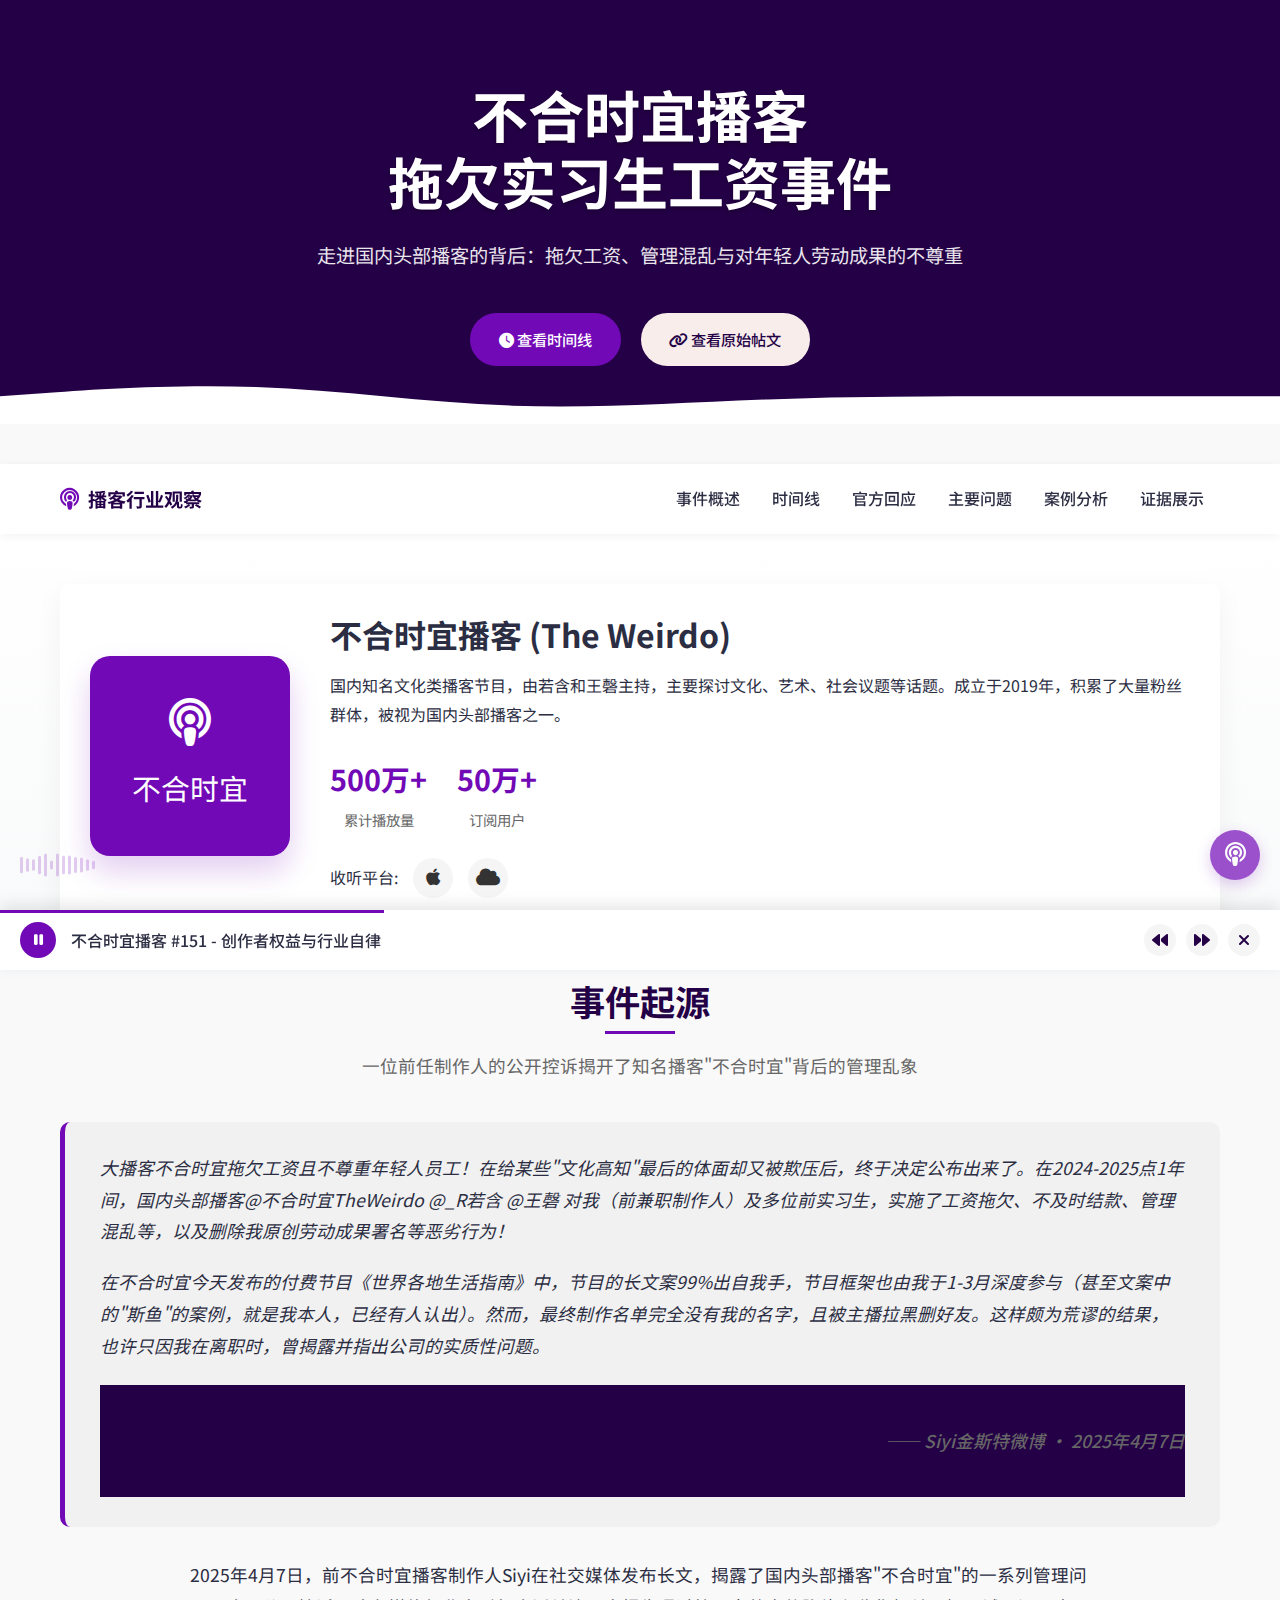
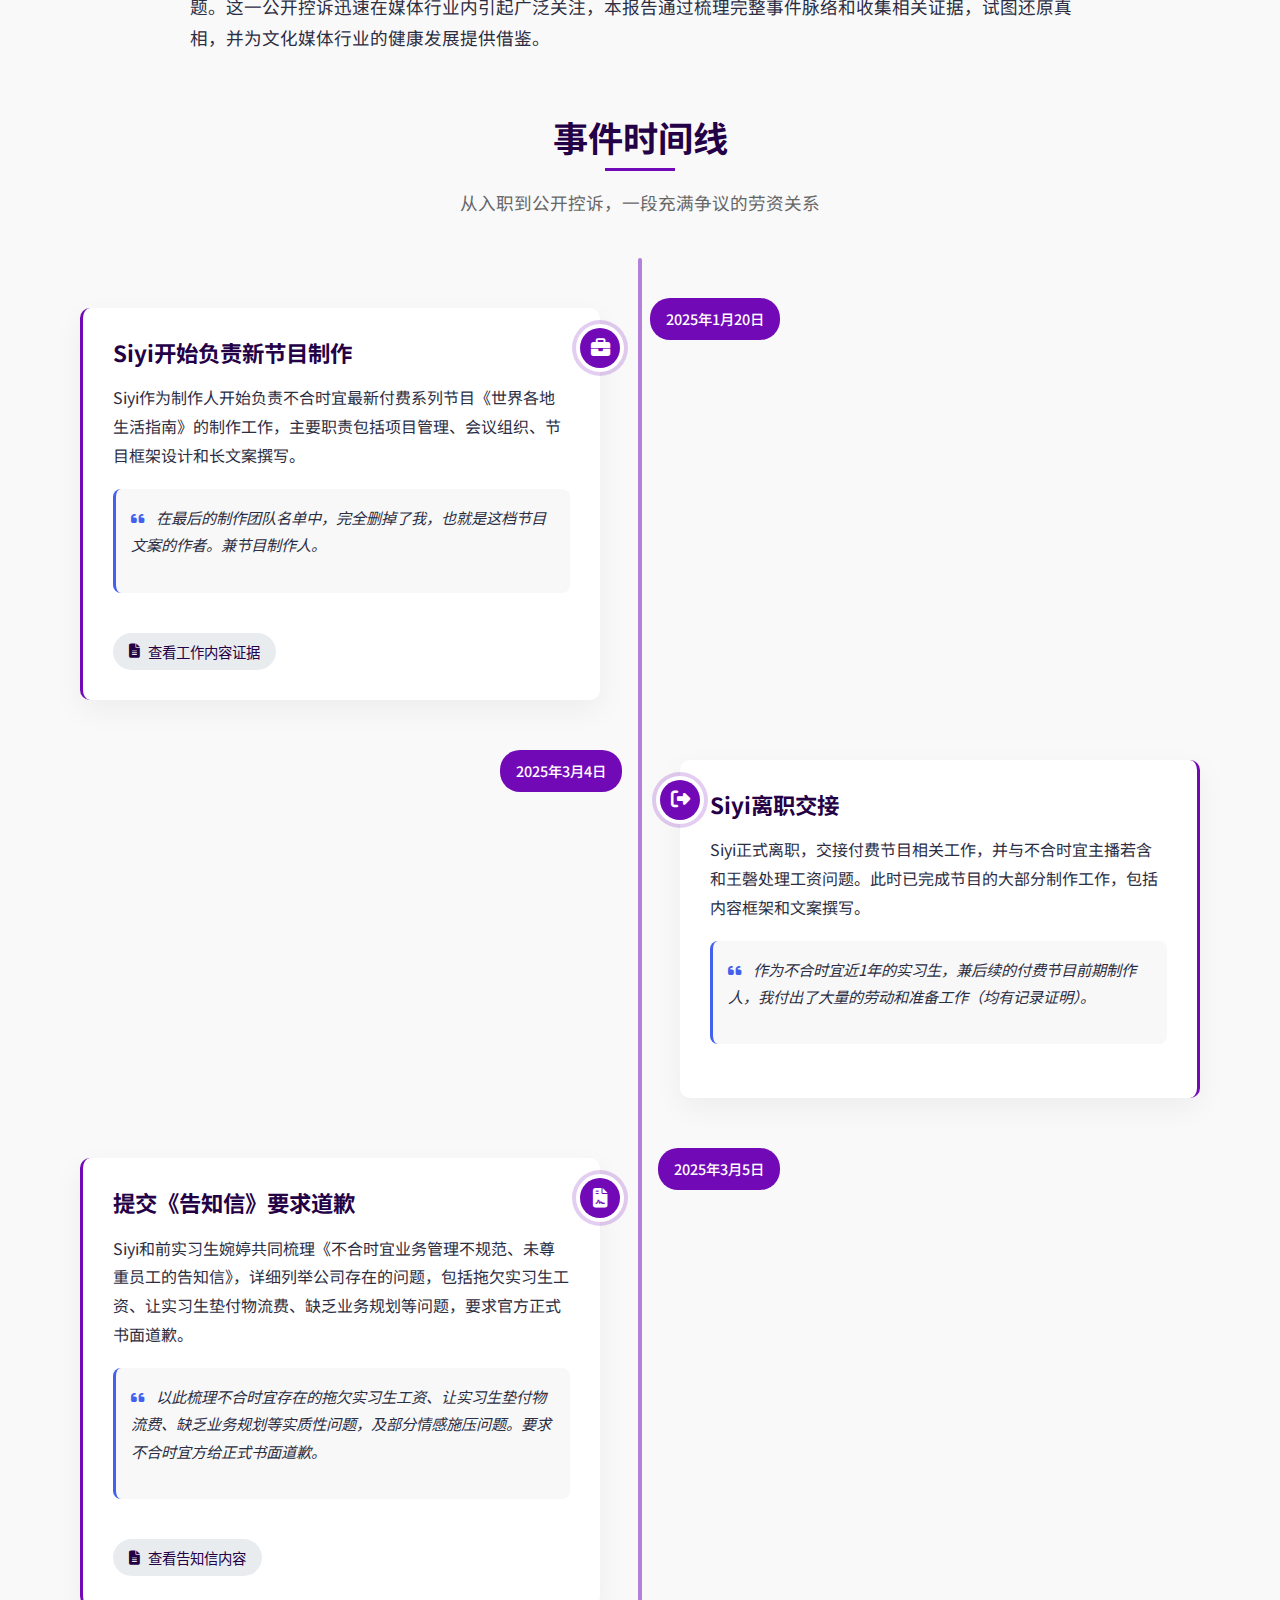
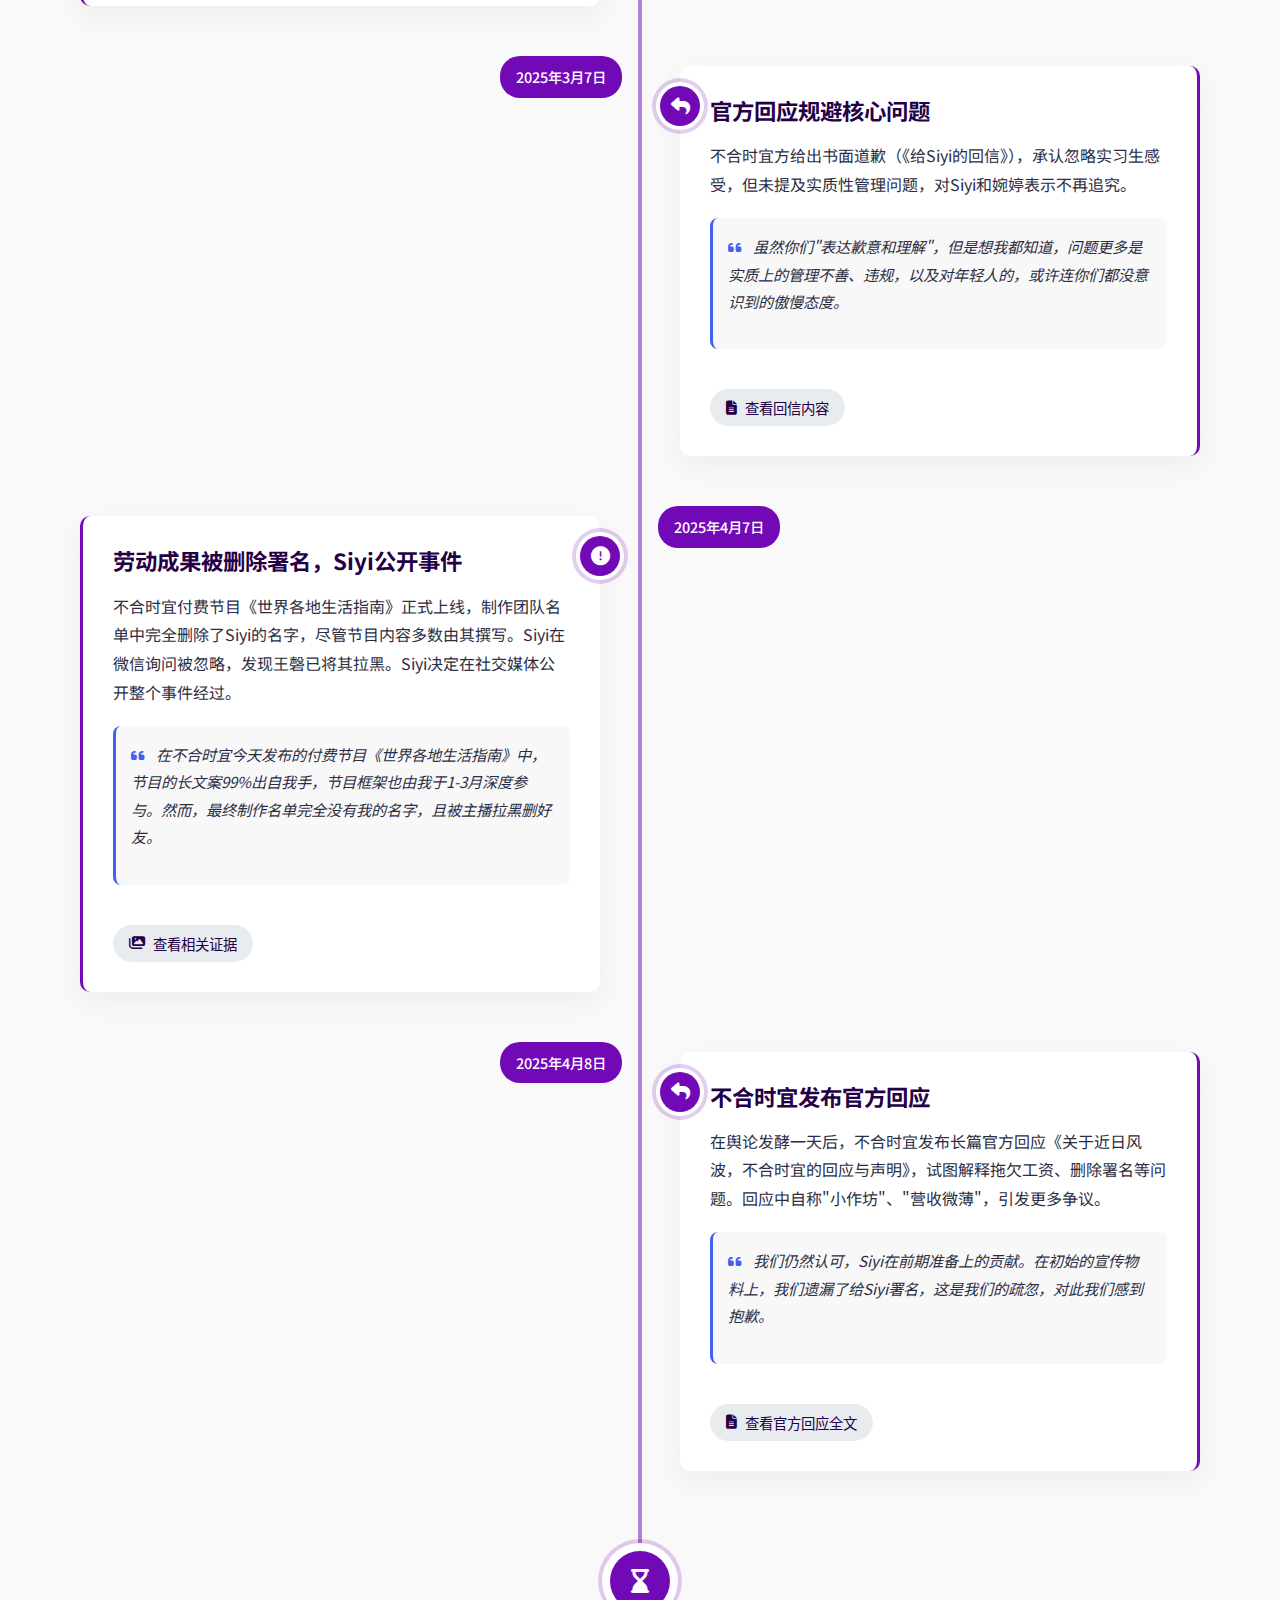
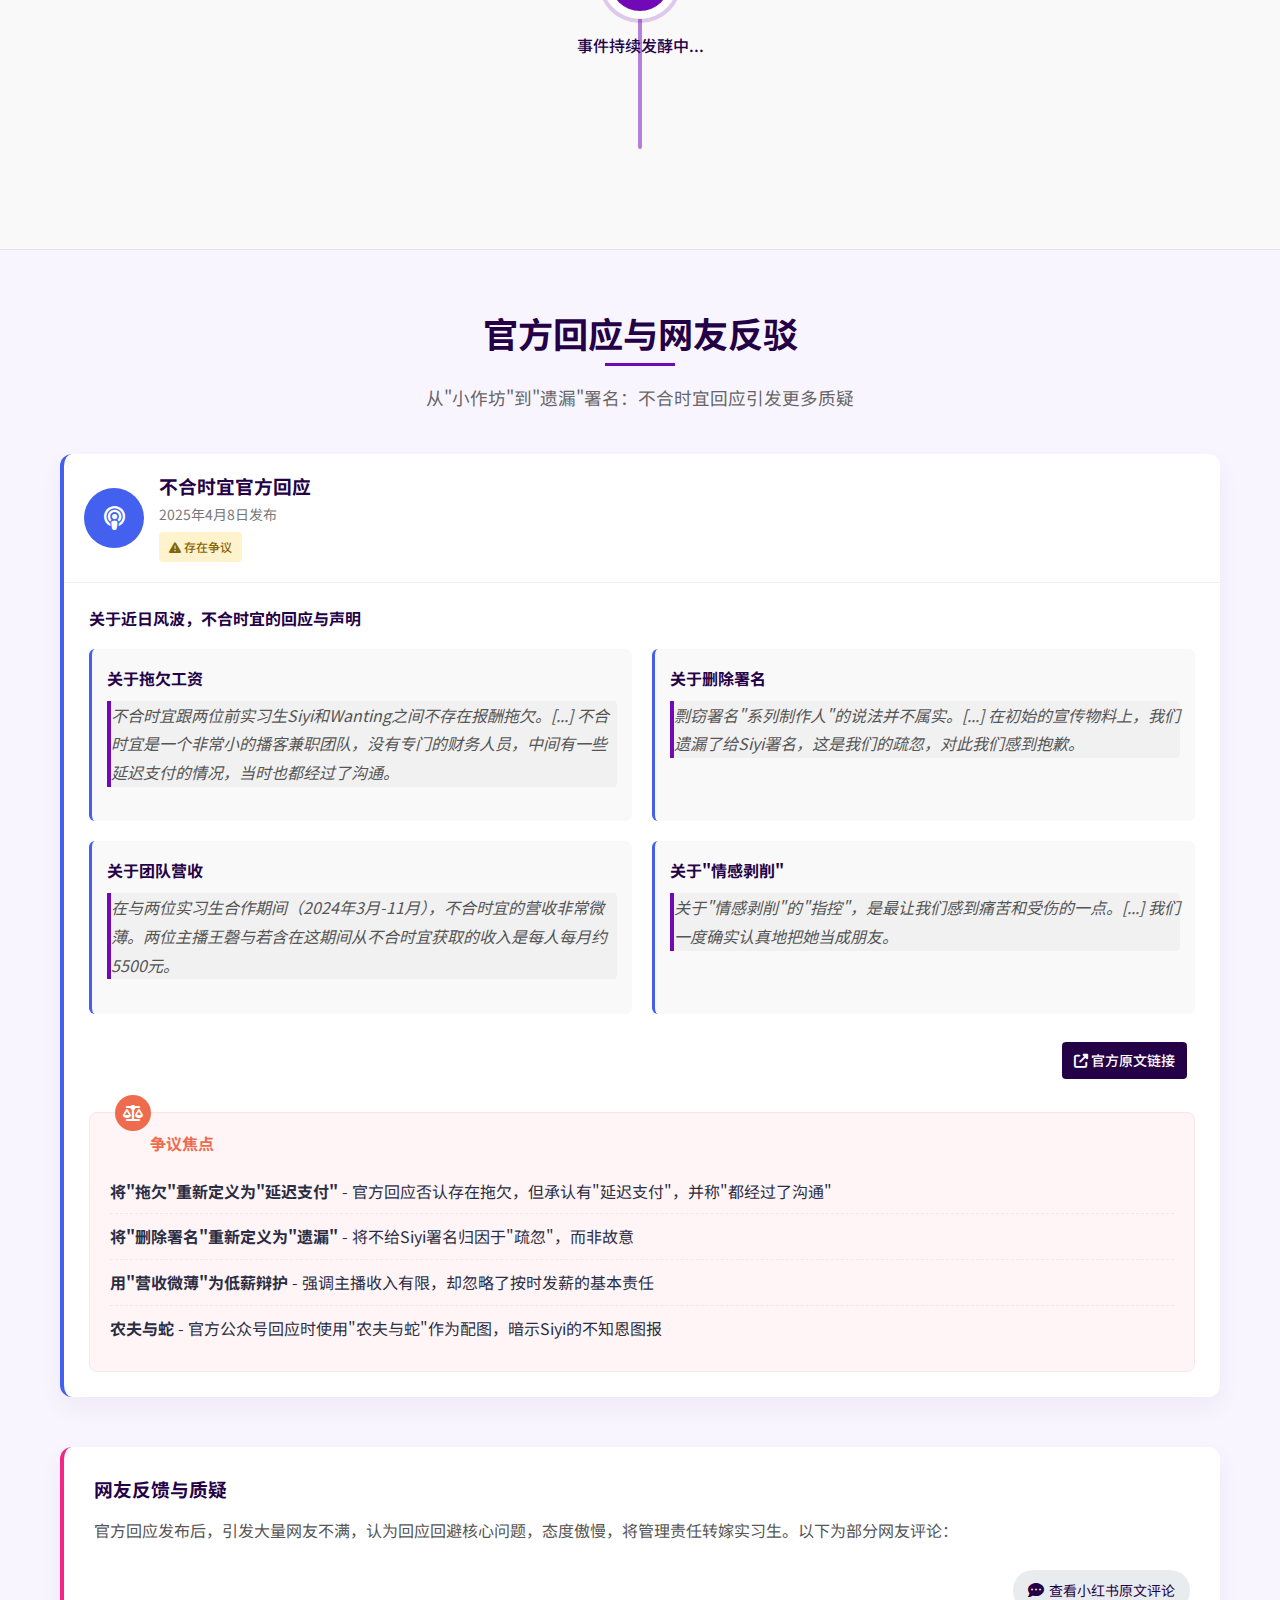
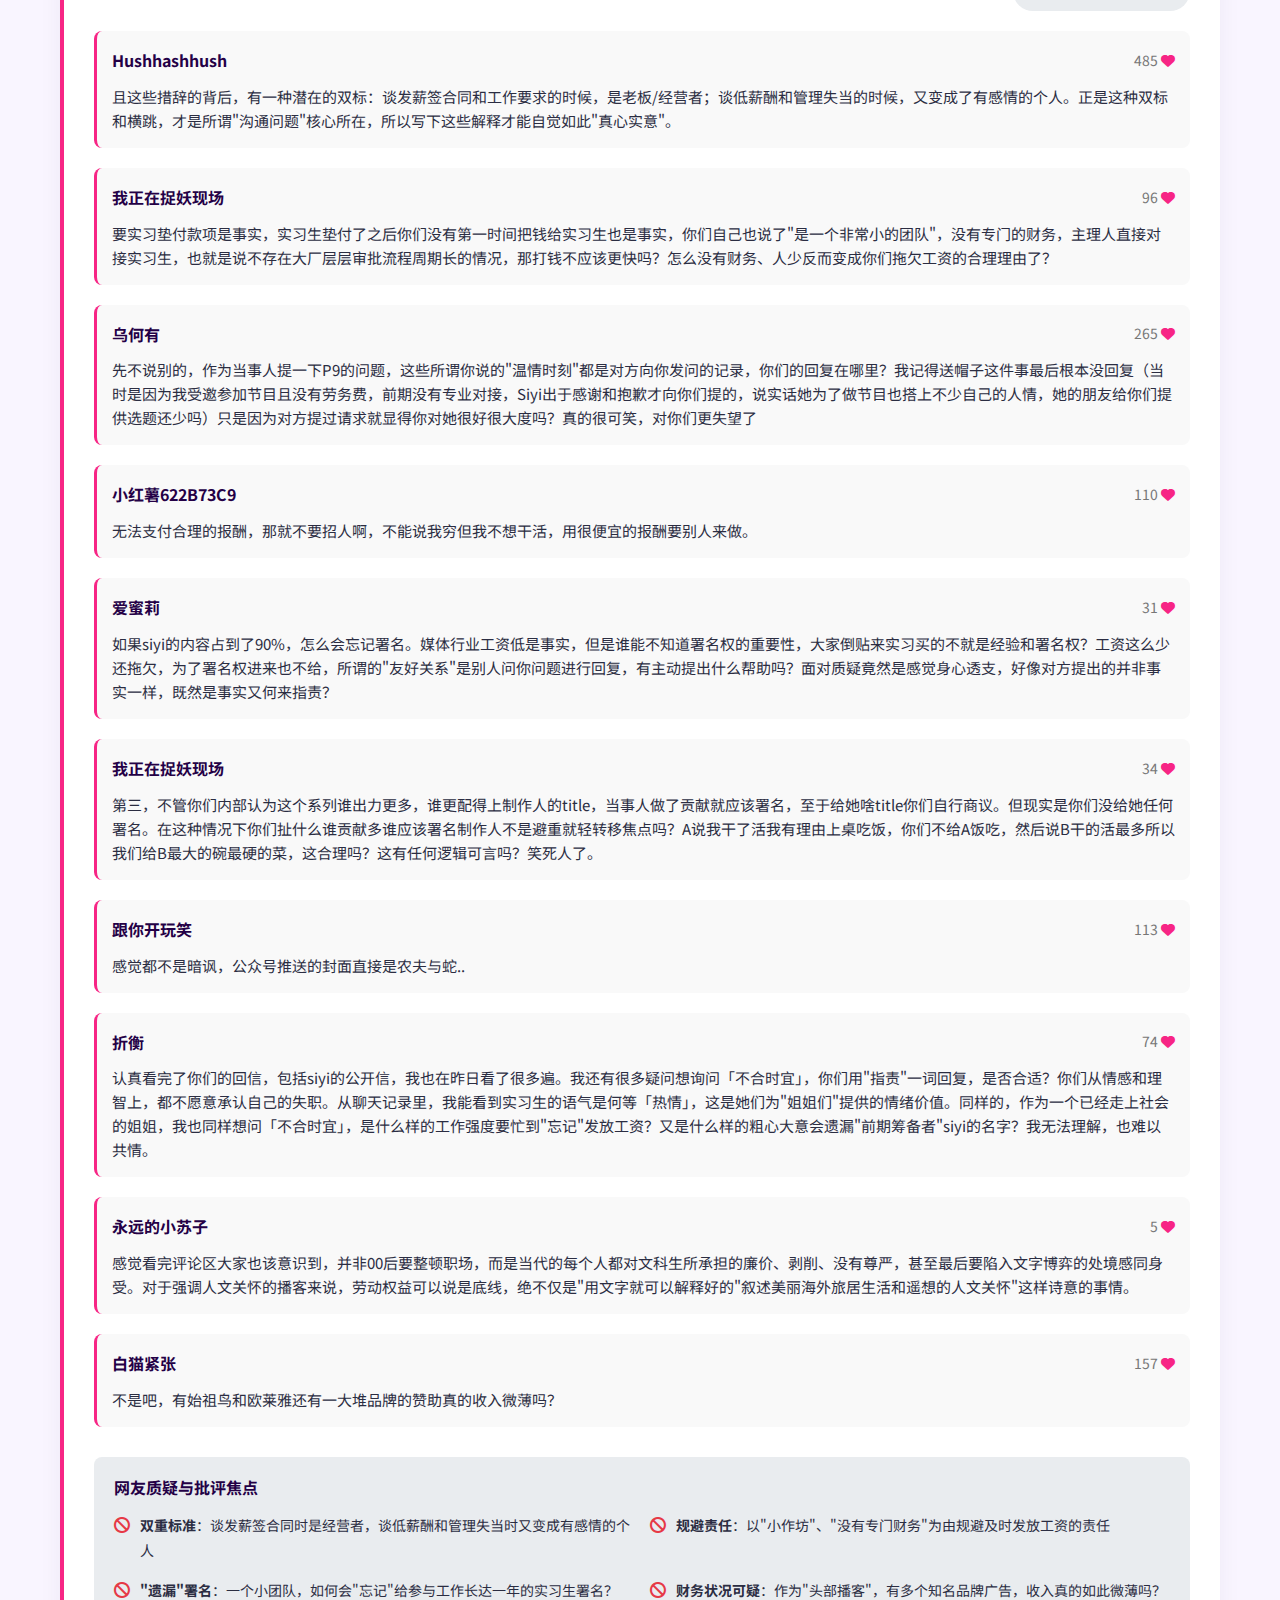
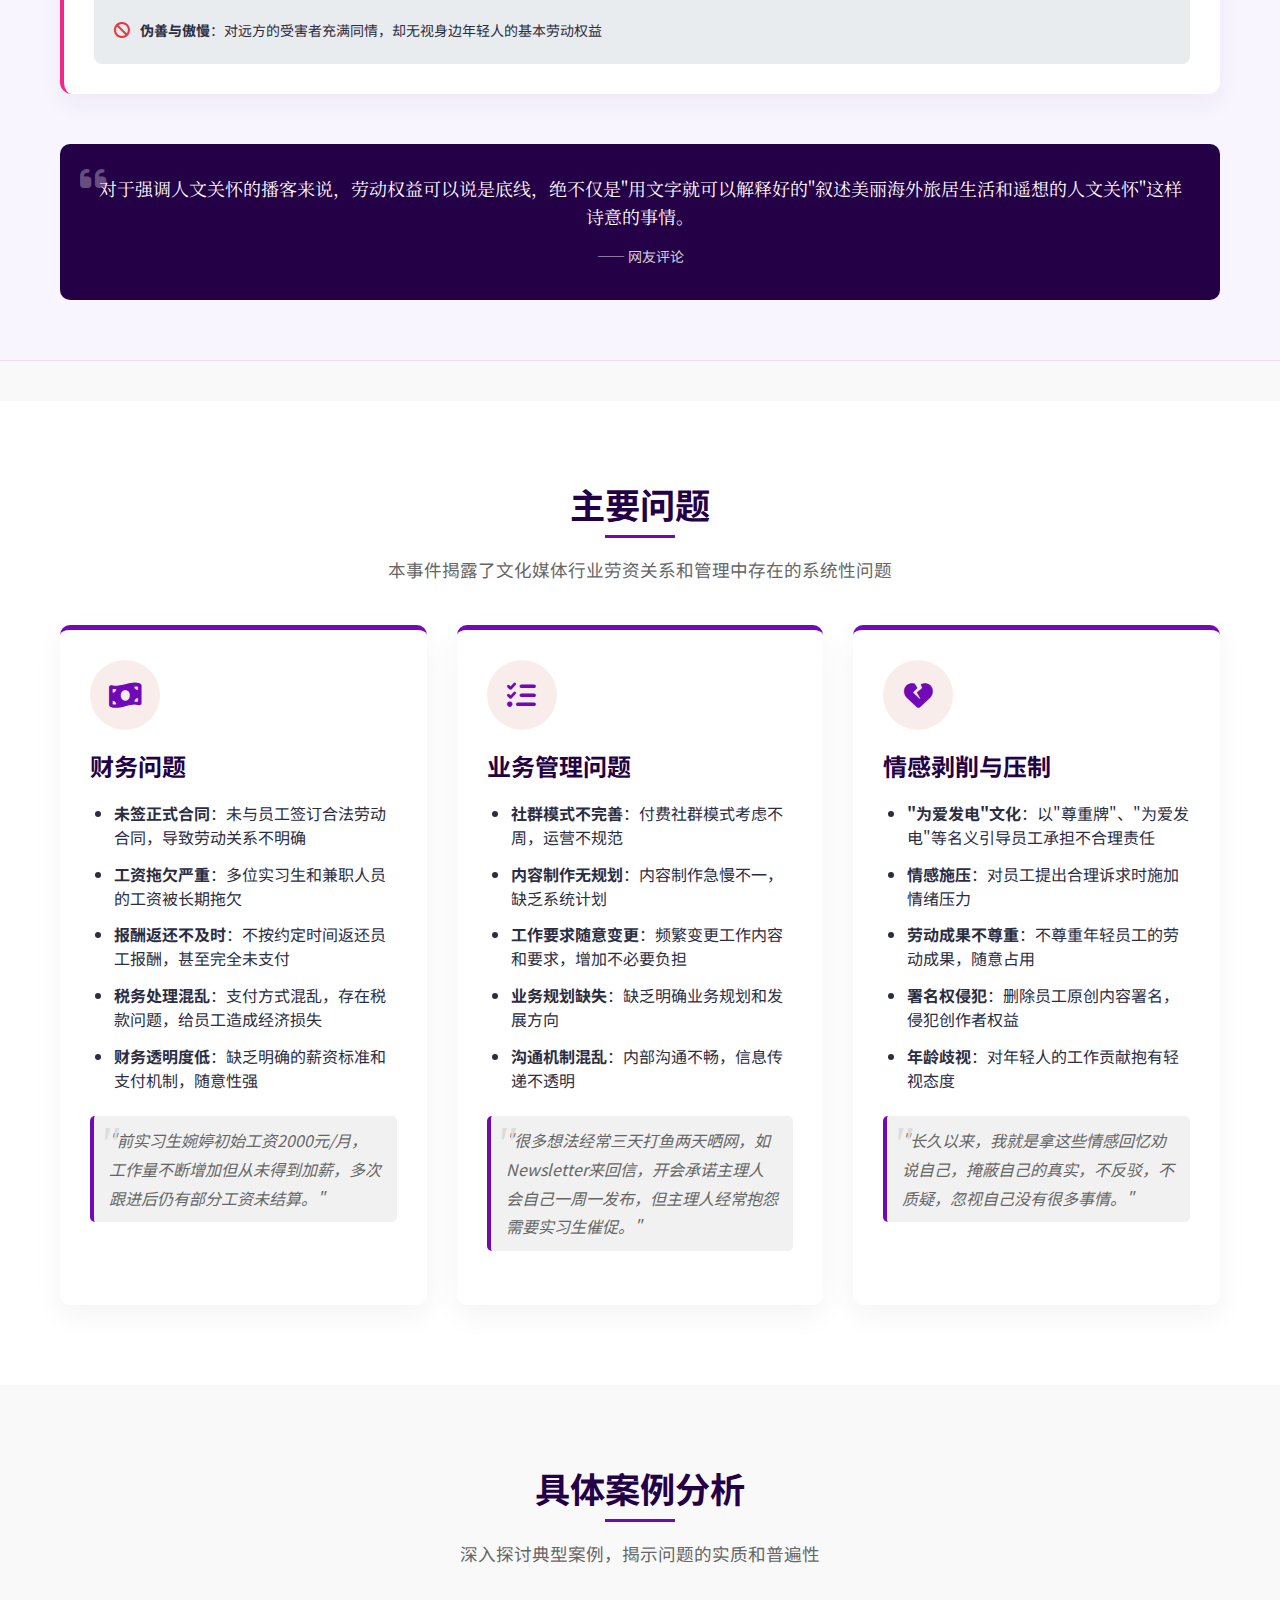
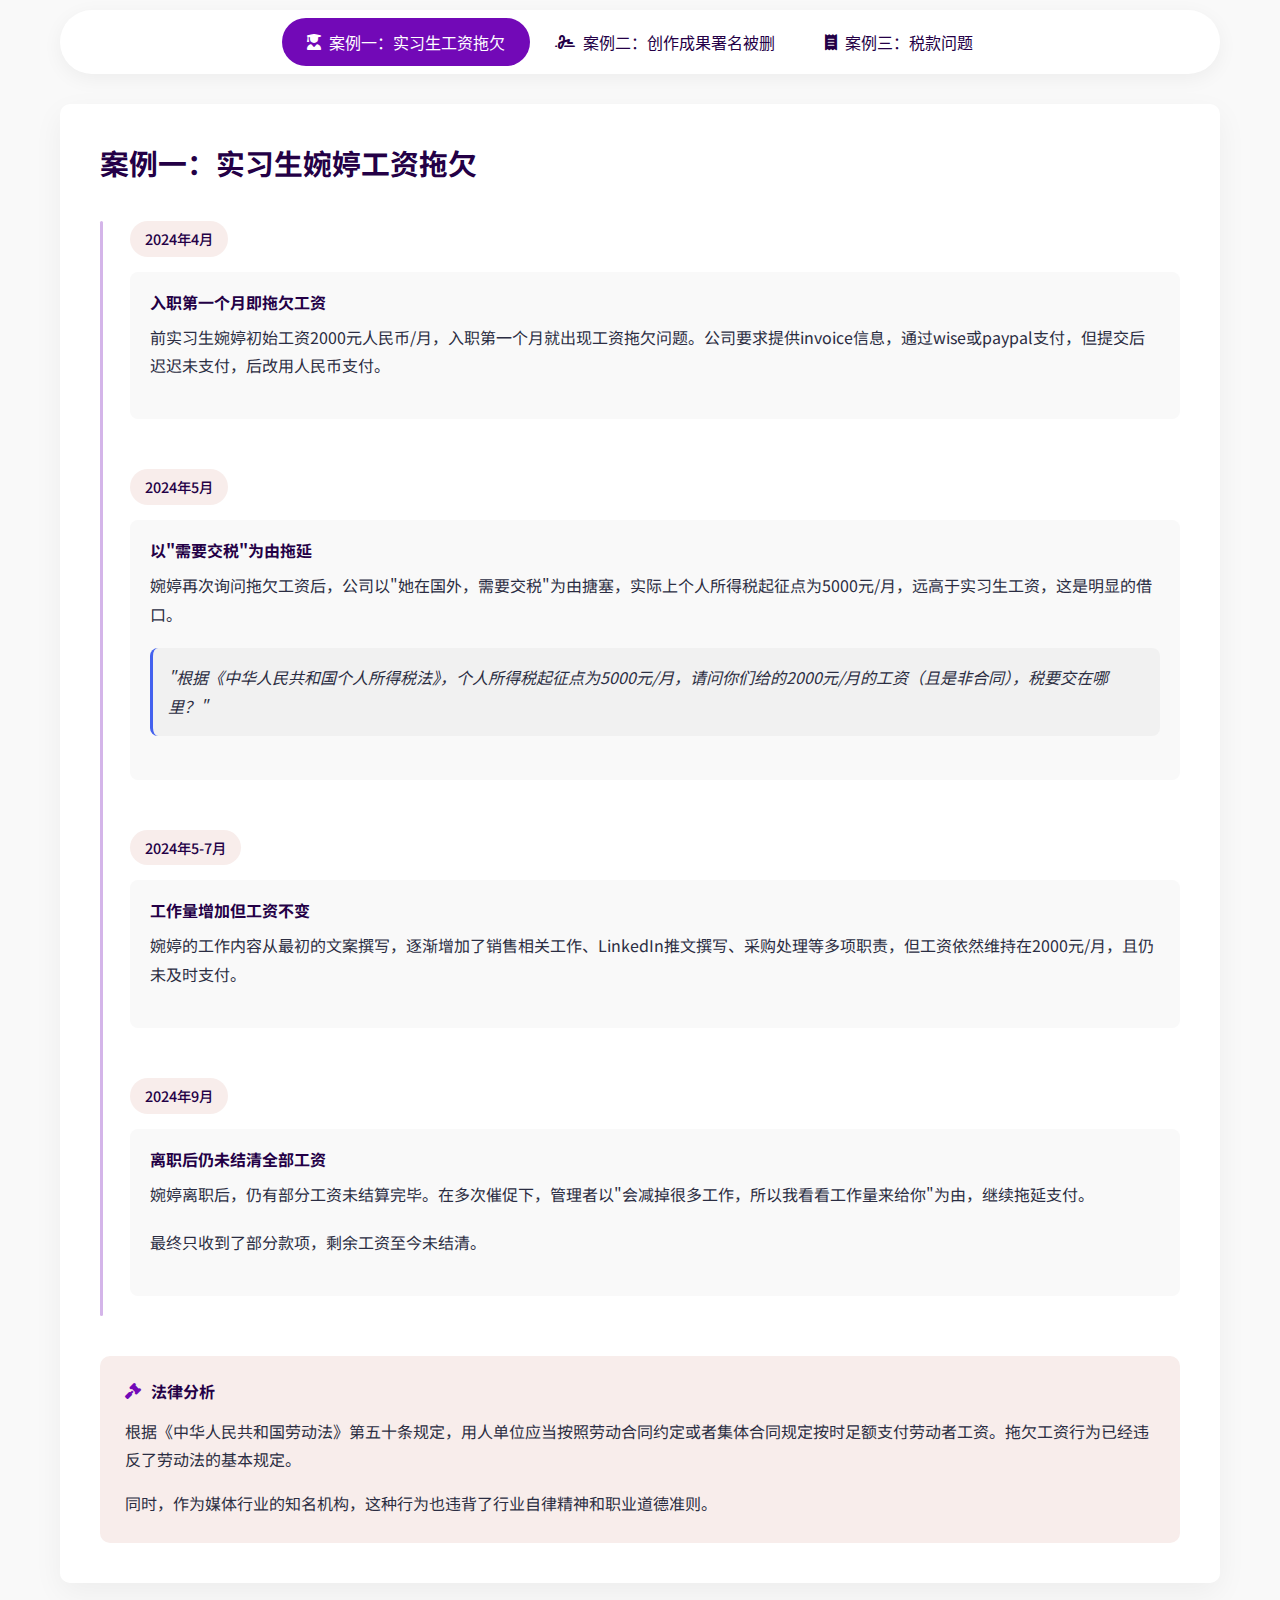
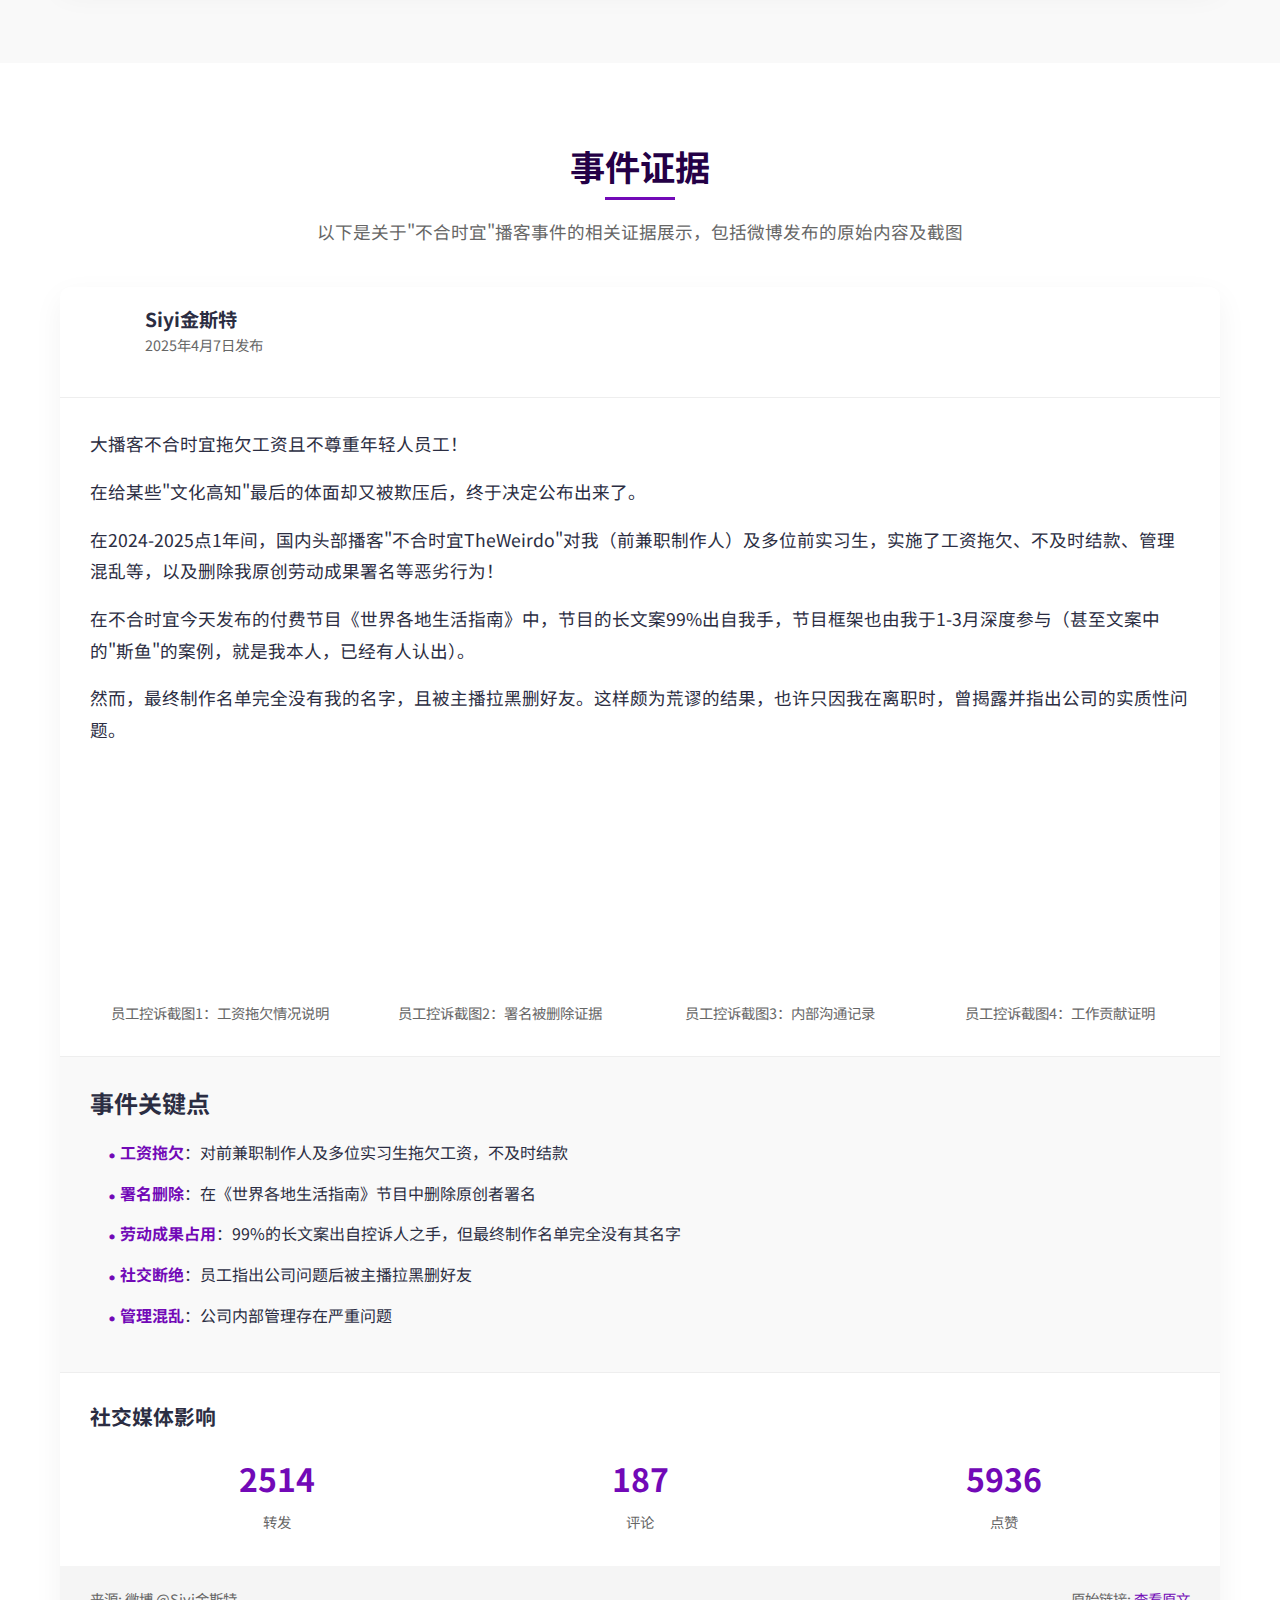
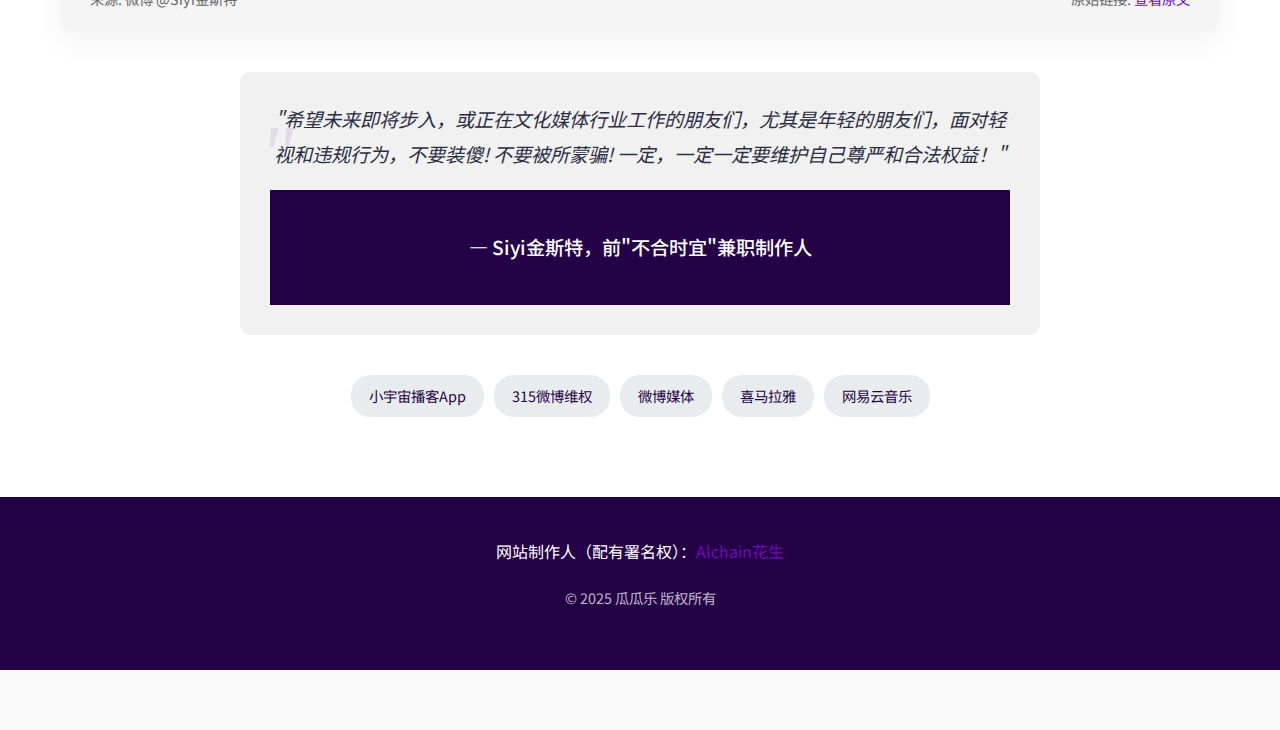
<file: bhsy.html>
<!DOCTYPE html>
<html lang="zh-CN">
<head>
    <meta charset="UTF-8">
    <meta name="viewport" content="width=device-width, initial-scale=1.0">
    <meta name="description" content="不合时宜播客拖欠实习生工资">
    <title>不合时宜播客拖欠实习生工资事件 | 2025年</title>
    
    <!-- Google Analytics 代码 -->
    <script async src="https://www.googletagmanager.com/gtag/js?id=G-FV5CQBLK20"></script>
    <script>
      window.dataLayer = window.dataLayer || [];
      function gtag(){dataLayer.push(arguments);}
      gtag('js', new Date());
      gtag('config', 'G-FV5CQBLK20');
    </script>
    <!-- Google Analytics 代码结束 -->
    
    <link rel="stylesheet" href="https://fonts.googleapis.com/css2?family=Noto+Sans+SC:wght@400;500;700&family=Noto+Serif+SC:wght@400;700&display=swap">
    <link rel="stylesheet" href="https://cdn.jsdelivr.net/npm/@fortawesome/fontawesome-free@6.2.1/css/all.min.css">
    <!-- 外部CSS文件 -->
    <link rel="stylesheet" href="css/main.css">
    <link rel="stylesheet" href="css/responsive.css" media="screen and (max-width: 968px)">
    <style>
        :root {
            --primary-color: #7209b7;
            --secondary-color: #f8edeb;
            --dark-color: #240046;
            --light-color: #e9ecef;
            --medium-color: #4361ee;
            --accent-color: #f72585;
            --text-color: #2b2d42;
            --bg-color: #faf9f9;
            --quote-bg: #f1f1f1;
            --danger-color: #e63946;
            --warning-color: #ee6c4d;
            --success-color: #52b788;
            --info-color: #457b9d;
        }
        
        * {
            box-sizing: border-box;
            margin: 0;
            padding: 0;
        }
        
        body {
            font-family: "Noto Sans SC", sans-serif;
            line-height: 1.8;
            color: var(--text-color);
            background-color: var(--bg-color);
            padding-bottom: 60px;
        }
        
        .container {
            max-width: 1200px;
            margin: 0 auto;
            padding: 0 20px;
        }
        
        img {
            max-width: 100%;
            height: auto;
        }
        
        /* 基础布局 */
        header {
            position: relative;
            padding: 80px 0 50px;
            text-align: center;
            background: var(--dark-color);
            color: white;
            overflow: hidden;
            margin-bottom: 40px;
        }
        
        /* 其他基础样式 */
        .section-header {
            text-align: center;
            margin-bottom: 40px; 
        }
        
        /* 官方回应与网友反驳部分样式 */
        .responses-section {
            background-color: #f9f5ff;
            padding: 60px 0;
            margin: 40px 0;
            border-top: 1px solid rgba(114, 9, 183, 0.1);
            border-bottom: 1px solid rgba(114, 9, 183, 0.1);
        }
        
        .response-container {
            display: flex;
            flex-direction: column;
            gap: 50px;
            margin-bottom: 40px;
        }
        
        .official-response {
            background: white;
            border-radius: 12px;
            box-shadow: 0 10px 25px rgba(36, 0, 70, 0.05);
            overflow: hidden;
            border-left: 4px solid var(--medium-color);
        }
        
        .response-header {
            padding: 20px;
            display: flex;
            align-items: center;
            gap: 15px;
            border-bottom: 1px solid #f0f0f0;
        }
        
        .podcast-icon {
            width: 60px;
            height: 60px;
            border-radius: 50%;
            background: var(--medium-color);
            display: flex;
            justify-content: center;
            align-items: center;
            color: white;
            font-size: 24px;
        }
        
        .response-meta {
            flex: 1;
        }
        
        .response-meta h3 {
            margin: 0;
            color: var(--dark-color);
        }
        
        .response-time {
            font-size: 14px;
            color: #777;
            margin: 4px 0;
        }
        
        .response-tag {
            display: inline-block;
            padding: 4px 10px;
            border-radius: 4px;
            font-size: 12px;
            font-weight: 500;
        }
        
        .response-tag.controversy {
            background-color: #fff3cd;
            color: #856404;
        }
        
        .response-summary {
            padding: 25px;
        }
        
        .response-summary h4 {
            margin-top: 0;
            margin-bottom: 20px;
            color: var(--dark-color);
            font-weight: 700;
        }
        
        .highlights {
            display: grid;
            grid-template-columns: repeat(2, 1fr);
            gap: 20px;
            margin-bottom: 20px;
        }
        
        .highlight-item {
            background: #f9f9f9;
            padding: 15px;
            border-radius: 6px;
            border-left: 3px solid var(--medium-color);
        }
        
        .highlight-label {
            display: block;
            font-weight: 700;
            margin-bottom: 8px;
            color: var(--dark-color);
        }
        
        .highlight-item blockquote {
            margin: 0;
            padding: 0;
            font-style: italic;
            color: #555;
        }
        
        .response-full-link {
            text-align: right;
            display: flex;
            gap: 10px;
            justify-content: flex-end;
        }
        
        .btn-small {
            display: inline-block;
            padding: 6px 12px;
            background: var(--medium-color);
            color: white;
            text-decoration: none;
            border-radius: 4px;
            font-size: 14px;
            transition: all 0.3s ease;
        }
        
        .btn-small:hover {
            background: var(--dark-color);
        }
        
        .btn-small.btn-source {
            background-color: var(--dark-color);
        }
        
        .btn-small.btn-source:hover {
            background-color: var(--accent-color);
        }
        
        .response-cover {
            padding: 0 25px 25px;
        }
        
        .response-cover.controversy {
            position: relative;
        }
        
        .response-controversy {
            background: #fff5f7;
            border: 1px solid #fce2e9;
            border-radius: 8px;
            padding: 20px;
            position: relative;
        }
        
        .controversy-icon {
            display: flex;
            align-items: center;
            justify-content: center;
            width: 36px;
            height: 36px;
            background: var(--warning-color);
            color: white;
            border-radius: 50%;
            position: absolute;
            top: -18px;
            left: 25px;
        }
        
        .response-controversy h4 {
            margin: 0 0 15px 40px;
            color: var(--warning-color);
        }
        
        .controversy-list {
            list-style: none;
            padding: 0;
            margin: 0;
        }
        
        .controversy-list li {
            padding: 8px 0;
            border-bottom: 1px dashed #fce2e9;
        }
        
        .controversy-list li:last-child {
            border-bottom: none;
        }
        
        .netizens-responses {
            background: white;
            border-radius: 12px;
            box-shadow: 0 10px 25px rgba(36, 0, 70, 0.05);
            padding: 30px;
            border-left: 4px solid var(--accent-color);
        }
        
        .netizens-responses h3 {
            margin-top: 0;
            color: var(--dark-color);
            margin-bottom: 15px;
        }
        
        .response-intro {
            margin-bottom: 25px;
            font-size: 16px;
            color: #555;
        }
        
        .comment-source {
            margin-bottom: 20px;
            text-align: right;
        }
        
        .source-link {
            display: inline-flex;
            align-items: center;
            gap: 5px;
            padding: 8px 15px;
            background-color: var(--light-color);
            color: var(--dark-color);
            text-decoration: none;
            border-radius: 20px;
            font-size: 14px;
            transition: all 0.3s ease;
        }
        
        .source-link:hover {
            background-color: var(--accent-color);
            color: white;
        }
        
        .source-link i {
            font-size: 16px;
        }
        
        .comments-container {
            display: flex;
            flex-direction: column;
            gap: 20px;
            margin-bottom: 30px;
        }
        
        .comment {
            background: #f9f9f9;
            border-radius: 8px;
            padding: 15px;
            border-left: 3px solid var(--accent-color);
        }
        
        .comment-header {
            display: flex;
            justify-content: space-between;
            align-items: center;
            margin-bottom: 10px;
        }
        
        .comment-author {
            font-weight: 700;
            color: var(--dark-color);
        }
        
        .comment-likes {
            font-size: 14px;
            color: #777;
        }
        
        .comment-likes i {
            color: var(--accent-color);
        }
        
        .comment-content p {
            margin: 0;
            font-size: 15px;
            line-height: 1.6;
        }
        
        .comment-summary {
            background: var(--light-color);
            border-radius: 8px;
            padding: 20px;
            margin-top: 20px;
        }
        
        .comment-summary h4 {
            margin-top: 0;
            color: var(--dark-color);
            margin-bottom: 15px;
        }
        
        .summary-items {
            display: grid;
            grid-template-columns: repeat(2, 1fr);
            gap: 15px;
        }
        
        .summary-item {
            display: flex;
            align-items: flex-start;
            gap: 10px;
        }
        
        .summary-item i {
            color: var(--danger-color);
            margin-top: 4px;
        }
        
        .summary-item p {
            margin: 0;
            font-size: 14px;
        }
        
        .response-conclusion {
            margin-top: 50px;
        }
        
        .conclusion-highlight {
            background: var(--dark-color);
            color: white;
            padding: 30px;
            border-radius: 10px;
            position: relative;
            text-align: center;
        }
        
        .conclusion-highlight i {
            font-size: 30px;
            opacity: 0.3;
            position: absolute;
            top: 20px;
            left: 20px;
        }
        
        .conclusion-highlight p {
            font-size: 18px;
            line-height: 1.6;
            margin-bottom: 10px;
            font-family: "Noto Serif SC", serif;
        }
        
        .conclusion-highlight .author {
            font-size: 14px;
            opacity: 0.8;
        }
        
        @media (max-width: 768px) {
            .highlights {
                grid-template-columns: 1fr;
            }
            
            .summary-items {
                grid-template-columns: 1fr;
            }
        }
    </style>
</head>
<body>
    <a href="#main-content" class="skip-link">跳到主要内容</a>
    
    <header>
        <div class="header-overlay" aria-hidden="true"></div>
        <div class="container">
            <h1>不合时宜播客<br>拖欠实习生工资事件</h1>
            <p>走进国内头部播客的背后：拖欠工资、管理混乱与对年轻人劳动成果的不尊重</p>
            <div class="header-cta">
                <a href="#timeline" class="btn btn-primary"><i class="fas fa-clock" aria-hidden="true"></i> 查看时间线</a>
                <a href="#evidence" class="btn btn-secondary"><i class="fas fa-link" aria-hidden="true"></i> 查看原始帖文</a>
            </div>
        </div>
        <div class="header-decoration" aria-hidden="true"></div>
    </header>
    
    <nav aria-label="主导航">
        <div class="container nav-container">
            <div class="nav-logo">
                <i class="fas fa-podcast" aria-hidden="true"></i> 播客行业观察
            </div>
            <button class="nav-toggle" aria-expanded="false" aria-controls="main-menu">
                <span class="sr-only">展开菜单</span>
                <i class="fas fa-bars" aria-hidden="true"></i>
            </button>
            <ul id="main-menu" class="nav-links">
                <li><a href="#overview" class="nav-link">事件概述</a></li>
                <li><a href="#timeline" class="nav-link">时间线</a></li>
                <li><a href="#responses" class="nav-link">官方回应</a></li>
                <li><a href="#issues" class="nav-link">主要问题</a></li>
                <li><a href="#cases" class="nav-link">案例分析</a></li>
                <li><a href="#evidence" class="nav-link">证据展示</a></li>
            </ul>
        </div>
    </nav>
    
    <main id="main-content">
        <!-- 播客品牌介绍 -->
        <section class="podcast-intro-section" id="overview">
            <div class="container">
                <div class="podcast-intro">
                    <div class="podcast-logo" aria-hidden="true">
                        <i class="fas fa-podcast"></i>
                        <span>不合时宜</span>
                    </div>
                    <div class="podcast-info">
                        <h2>不合时宜播客 (The Weirdo)</h2>
                        <p>国内知名文化类播客节目，由若含和王磬主持，主要探讨文化、艺术、社会议题等话题。成立于2019年，积累了大量粉丝群体，被视为国内头部播客之一。</p>
                        <div class="podcast-metrics">
                            <div class="metric">
                                <span class="metric-value">500万+</span>
                                <span class="metric-label">累计播放量</span>
                            </div>
                            <div class="metric">
                                <span class="metric-value">50万+</span>
                                <span class="metric-label">订阅用户</span>
                            </div>
                        </div>
                        <div class="podcast-platforms">
                            <span>收听平台:</span>
                            <a href="https://podcasts.apple.com/cn/podcast/%E4%B8%8D%E5%90%88%E6%97%B6%E5%AE%9C/id1487143507" class="platform-icon" aria-label="Apple Podcasts"><i class="fab fa-apple" aria-hidden="true"></i></a>
                            <a href="https://www.xiaoyuzhoufm.com/podcast/5e280fb8418a84a0461fd076" class="platform-icon" aria-label="小宇宙"><i class="fas fa-cloud" aria-hidden="true"></i></a>
                        </div>
                    </div>
                </div>
            </div>
        </section>
        
        <section class="event-origin container">
            <div class="section-header">
                <h2>事件起源</h2>
                <p>一位前任制作人的公开控诉揭开了知名播客"不合时宜"背后的管理乱象</p>
            </div>
            
            <blockquote class="original-quote">
                <p>大播客不合时宜拖欠工资且不尊重年轻人员工！在给某些"文化高知"最后的体面却又被欺压后，终于决定公布出来了。在2024-2025点1年间，国内头部播客@不合时宜TheWeirdo @_R若含 @王磬 对我（前兼职制作人）及多位前实习生，实施了工资拖欠、不及时结款、管理混乱等，以及删除我原创劳动成果署名等恶劣行为！</p>
                <p>在不合时宜今天发布的付费节目《世界各地生活指南》中，节目的长文案99%出自我手，节目框架也由我于1-3月深度参与（甚至文案中的"斯鱼"的案例，就是我本人，已经有人认出）。然而，最终制作名单完全没有我的名字，且被主播拉黑删好友。这样颇为荒谬的结果，也许只因我在离职时，曾揭露并指出公司的实质性问题。</p>
                <footer><cite>—— Siyi金斯特微博 · 2025年4月7日</cite></footer>
            </blockquote>
            
            <p class="event-summary">2025年4月7日，前不合时宜播客制作人Siyi在社交媒体发布长文，揭露了国内头部播客"不合时宜"的一系列管理问题。这一公开控诉迅速在媒体行业内引起广泛关注，本报告通过梳理完整事件脉络和收集相关证据，试图还原真相，并为文化媒体行业的健康发展提供借鉴。</p>
        </section>
        
        <section id="timeline" class="timeline-section">
            <div class="container">
                <div class="section-header">
                    <h2>事件时间线</h2>
                    <p>从入职到公开控诉，一段充满争议的劳资关系</p>
                </div>
            </div>
            
            <div class="timeline">
                <article class="timeline-item left">
                    <time class="date">2025年1月20日</time>
                    <div class="content">
                        <span class="timeline-icon" aria-hidden="true"><i class="fas fa-briefcase"></i></span>
                        <h3>Siyi开始负责新节目制作</h3>
                        <p>Siyi作为制作人开始负责不合时宜最新付费系列节目《世界各地生活指南》的制作工作，主要职责包括项目管理、会议组织、节目框架设计和长文案撰写。</p>
                        <blockquote class="timeline-details">
                            <p><i class="fas fa-quote-left" aria-hidden="true"></i> 在最后的制作团队名单中，完全删掉了我，也就是这档节目文案的作者。兼节目制作人。</p>
                        </blockquote>
                        <button class="evidence-tag" data-evidence="1"><i class="fas fa-file-alt" aria-hidden="true"></i> 查看工作内容证据</button>
                    </div>
                </article>
                
                <article class="timeline-item right">
                    <time class="date">2025年3月4日</time>
                    <div class="content">
                        <span class="timeline-icon" aria-hidden="true"><i class="fas fa-sign-out-alt"></i></span>
                        <h3>Siyi离职交接</h3>
                        <p>Siyi正式离职，交接付费节目相关工作，并与不合时宜主播若含和王磬处理工资问题。此时已完成节目的大部分制作工作，包括内容框架和文案撰写。</p>
                        <blockquote class="timeline-details">
                            <p><i class="fas fa-quote-left" aria-hidden="true"></i> 作为不合时宜近1年的实习生，兼后续的付费节目前期制作人，我付出了大量的劳动和准备工作（均有记录证明）。</p>
                        </blockquote>
                    </div>
                </article>
                
                <article class="timeline-item left">
                    <time class="date">2025年3月5日</time>
                    <div class="content">
                        <span class="timeline-icon" aria-hidden="true"><i class="fas fa-file-contract"></i></span>
                        <h3>提交《告知信》要求道歉</h3>
                        <p>Siyi和前实习生婉婷共同梳理《不合时宜业务管理不规范、未尊重员工的告知信》，详细列举公司存在的问题，包括拖欠实习生工资、让实习生垫付物流费、缺乏业务规划等问题，要求官方正式书面道歉。</p>
                        <blockquote class="timeline-details">
                            <p><i class="fas fa-quote-left" aria-hidden="true"></i> 以此梳理不合时宜存在的拖欠实习生工资、让实习生垫付物流费、缺乏业务规划等实质性问题，及部分情感施压问题。要求不合时宜方给正式书面道歉。</p>
                        </blockquote>
                        <button class="evidence-tag" data-evidence="4"><i class="fas fa-file-alt" aria-hidden="true"></i> 查看告知信内容</button>
                    </div>
                </article>
                
                <article class="timeline-item right">
                    <time class="date">2025年3月7日</time>
                    <div class="content">
                        <span class="timeline-icon" aria-hidden="true"><i class="fas fa-reply"></i></span>
                        <h3>官方回应规避核心问题</h3>
                        <p>不合时宜方给出书面道歉（《给Siyi的回信》），承认忽略实习生感受，但未提及实质性管理问题，对Siyi和婉婷表示不再追究。</p>
                        <blockquote class="timeline-details">
                            <p><i class="fas fa-quote-left" aria-hidden="true"></i> 虽然你们"表达歉意和理解"，但是想我都知道，问题更多是实质上的管理不善、违规，以及对年轻人的，或许连你们都没意识到的傲慢态度。</p>
                        </blockquote>
                        <button class="evidence-tag" data-evidence="3"><i class="fas fa-file-alt" aria-hidden="true"></i> 查看回信内容</button>
                    </div>
                </article>
                
                <article class="timeline-item left">
                    <time class="date">2025年4月7日</time>
                    <div class="content">
                        <span class="timeline-icon" aria-hidden="true"><i class="fas fa-exclamation-circle"></i></span>
                        <h3>劳动成果被删除署名，Siyi公开事件</h3>
                        <p>不合时宜付费节目《世界各地生活指南》正式上线，制作团队名单中完全删除了Siyi的名字，尽管节目内容多数由其撰写。Siyi在微信询问被忽略，发现王磬已将其拉黑。Siyi决定在社交媒体公开整个事件经过。</p>
                        <blockquote class="timeline-details">
                            <p><i class="fas fa-quote-left" aria-hidden="true"></i> 在不合时宜今天发布的付费节目《世界各地生活指南》中，节目的长文案99%出自我手，节目框架也由我于1-3月深度参与。然而，最终制作名单完全没有我的名字，且被主播拉黑删好友。</p>
                        </blockquote>
                        <button class="evidence-tag" data-evidence="1,2"><i class="fas fa-images" aria-hidden="true"></i> 查看相关证据</button>
                    </div>
                </article>
                
                <article class="timeline-item right">
                    <time class="date">2025年4月8日</time>
                    <div class="content">
                        <span class="timeline-icon" aria-hidden="true"><i class="fas fa-reply"></i></span>
                        <h3>不合时宜发布官方回应</h3>
                        <p>在舆论发酵一天后，不合时宜发布长篇官方回应《关于近日风波，不合时宜的回应与声明》，试图解释拖欠工资、删除署名等问题。回应中自称"小作坊"、"营收微薄"，引发更多争议。</p>
                        <blockquote class="timeline-details">
                            <p><i class="fas fa-quote-left" aria-hidden="true"></i> 我们仍然认可，Siyi在前期准备上的贡献。在初始的宣传物料上，我们遗漏了给Siyi署名，这是我们的疏忽，对此我们感到抱歉。</p>
                        </blockquote>
                        <button class="evidence-tag" data-evidence="5"><i class="fas fa-file-alt" aria-hidden="true"></i> 查看官方回应全文</button>
                    </div>
                </article>
                
                <div class="timeline-end">
                    <div class="timeline-end-icon" aria-hidden="true">
                        <i class="fas fa-hourglass-end"></i>
                    </div>
                    <p>事件持续发酵中...</p>
                </div>
            </div>
        </section>
        
        <!-- 新增：官方回应与网友反驳部分 -->
        <section id="responses" class="responses-section">
            <div class="container">
                <div class="section-header">
                    <h2>官方回应与网友反驳</h2>
                    <p>从"小作坊"到"遗漏"署名：不合时宜回应引发更多质疑</p>
                </div>
                
                <div class="response-container">
                    <div class="official-response">
                        <div class="response-header">
                            <div class="podcast-icon">
                                <i class="fas fa-podcast" aria-hidden="true"></i>
                            </div>
                            <div class="response-meta">
                                <h3>不合时宜官方回应</h3>
                                <p class="response-time">2025年4月8日发布</p>
                                <span class="response-tag controversy"><i class="fas fa-exclamation-triangle" aria-hidden="true"></i> 存在争议</span>
                            </div>
                        </div>
                        
                        <div class="response-summary">
                            <h4>关于近日风波，不合时宜的回应与声明</h4>
                            <div class="highlights">
                                <div class="highlight-item">
                                    <span class="highlight-label">关于拖欠工资</span>
                                    <blockquote>
                                        <p>不合时宜跟两位前实习生Siyi和Wanting之间不存在报酬拖欠。[...] 不合时宜是一个非常小的播客兼职团队，没有专门的财务人员，中间有一些延迟支付的情况，当时也都经过了沟通。</p>
                                    </blockquote>
                                </div>
                                
                                <div class="highlight-item">
                                    <span class="highlight-label">关于删除署名</span>
                                    <blockquote>
                                        <p>剽窃署名"系列制作人"的说法并不属实。[...] 在初始的宣传物料上，我们遗漏了给Siyi署名，这是我们的疏忽，对此我们感到抱歉。</p>
                                    </blockquote>
                                </div>
                                
                                <div class="highlight-item">
                                    <span class="highlight-label">关于团队营收</span>
                                    <blockquote>
                                        <p>在与两位实习生合作期间（2024年3月-11月），不合时宜的营收非常微薄。两位主播王磬与若含在这期间从不合时宜获取的收入是每人每月约5500元。</p>
                                    </blockquote>
                                </div>
                                
                                <div class="highlight-item">
                                    <span class="highlight-label">关于"情感剥削"</span>
                                    <blockquote>
                                        <p>关于"情感剥削"的"指控"，是最让我们感到痛苦和受伤的一点。[...] 我们一度确实认真地把她当成朋友。</p>
                                    </blockquote>
                                </div>
                            </div>
                            <div class="response-full-link">
                                <a href="https://mp.weixin.qq.com/s/o_4IK7b3CVBo7ERYGfCJyA" target="_blank" class="btn btn-small btn-source"><i class="fas fa-external-link-alt" aria-hidden="true"></i> 官方原文链接</a>
                            </div>
                        </div>
                        
                        <div class="response-cover controversy">
                            <div class="response-controversy">
                                <span class="controversy-icon"><i class="fas fa-balance-scale" aria-hidden="true"></i></span>
                                <h4>争议焦点</h4>
                                <ul class="controversy-list">
                                    <li><strong>将"拖欠"重新定义为"延迟支付"</strong> - 官方回应否认存在拖欠，但承认有"延迟支付"，并称"都经过了沟通"</li>
                                    <li><strong>将"删除署名"重新定义为"遗漏"</strong> - 将不给Siyi署名归因于"疏忽"，而非故意</li>
                                    <li><strong>用"营收微薄"为低薪辩护</strong> - 强调主播收入有限，却忽略了按时发薪的基本责任</li>
                                    <li><strong>农夫与蛇</strong> - 官方公众号回应时使用"农夫与蛇"作为配图，暗示Siyi的不知恩图报</li>
                                </ul>
                            </div>
                        </div>
                    </div>
                    
                    <div class="netizens-responses">
                        <h3>网友反馈与质疑</h3>
                        <p class="response-intro">官方回应发布后，引发大量网友不满，认为回应回避核心问题，态度傲慢，将管理责任转嫁实习生。以下为部分网友评论：</p>
                        
                        <div class="comment-source">
                            <a href="http://xhslink.com/a/xv8JPSQFObN9" target="_blank" class="source-link">
                                <i class="fas fa-comment-dots" aria-hidden="true"></i> 查看小红书原文评论
                            </a>
                        </div>
                        
                        <div class="comments-container">
                            <div class="comment">
                                <div class="comment-header">
                                    <span class="comment-author">Hushhashhush</span>
                                    <span class="comment-likes">485 <i class="fas fa-heart" aria-hidden="true"></i></span>
                                </div>
                                <div class="comment-content">
                                    <p>且这些措辞的背后，有一种潜在的双标：谈发薪签合同和工作要求的时候，是老板/经营者；谈低薪酬和管理失当的时候，又变成了有感情的个人。正是这种双标和横跳，才是所谓"沟通问题"核心所在，所以写下这些解释才能自觉如此"真心实意"。</p>
                                </div>
                            </div>
                            
                            <div class="comment">
                                <div class="comment-header">
                                    <span class="comment-author">我正在捉妖现场</span>
                                    <span class="comment-likes">96 <i class="fas fa-heart" aria-hidden="true"></i></span>
                                </div>
                                <div class="comment-content">
                                    <p>要实习垫付款项是事实，实习生垫付了之后你们没有第一时间把钱给实习生也是事实，你们自己也说了"是一个非常小的团队"，没有专门的财务，主理人直接对接实习生，也就是说不存在大厂层层审批流程周期长的情况，那打钱不应该更快吗？怎么没有财务、人少反而变成你们拖欠工资的合理理由了？</p>
                                </div>
                            </div>
                            
                            <div class="comment">
                                <div class="comment-header">
                                    <span class="comment-author">乌何有</span>
                                    <span class="comment-likes">265 <i class="fas fa-heart" aria-hidden="true"></i></span>
                                </div>
                                <div class="comment-content">
                                    <p>先不说别的，作为当事人提一下P9的问题，这些所谓你说的"温情时刻"都是对方向你发问的记录，你们的回复在哪里？我记得送帽子这件事最后根本没回复（当时是因为我受邀参加节目且没有劳务费，前期没有专业对接，Siyi出于感谢和抱歉才向你们提的，说实话她为了做节目也搭上不少自己的人情，她的朋友给你们提供选题还少吗）只是因为对方提过请求就显得你对她很好很大度吗？真的很可笑，对你们更失望了</p>
                                </div>
                            </div>
                            
                            <div class="comment">
                                <div class="comment-header">
                                    <span class="comment-author">小红薯622B73C9</span>
                                    <span class="comment-likes">110 <i class="fas fa-heart" aria-hidden="true"></i></span>
                                </div>
                                <div class="comment-content">
                                    <p>无法支付合理的报酬，那就不要招人啊，不能说我穷但我不想干活，用很便宜的报酬要别人来做。</p>
                                </div>
                            </div>
                            
                            <div class="comment">
                                <div class="comment-header">
                                    <span class="comment-author">爱蜜莉</span>
                                    <span class="comment-likes">31 <i class="fas fa-heart" aria-hidden="true"></i></span>
                                </div>
                                <div class="comment-content">
                                    <p>如果siyi的内容占到了90%，怎么会忘记署名。媒体行业工资低是事实，但是谁能不知道署名权的重要性，大家倒贴来实习买的不就是经验和署名权？工资这么少还拖欠，为了署名权进来也不给，所谓的"友好关系"是别人问你问题进行回复，有主动提出什么帮助吗？面对质疑竟然是感觉身心透支，好像对方提出的并非事实一样，既然是事实又何来指责？</p>
                                </div>
                            </div>
                            
                            <div class="comment">
                                <div class="comment-header">
                                    <span class="comment-author">我正在捉妖现场</span>
                                    <span class="comment-likes">34 <i class="fas fa-heart" aria-hidden="true"></i></span>
                                </div>
                                <div class="comment-content">
                                    <p>第三，不管你们内部认为这个系列谁出力更多，谁更配得上制作人的title，当事人做了贡献就应该署名，至于给她啥title你们自行商议。但现实是你们没给她任何署名。在这种情况下你们扯什么谁贡献多谁应该署名制作人不是避重就轻转移焦点吗？A说我干了活我有理由上桌吃饭，你们不给A饭吃，然后说B干的活最多所以我们给B最大的碗最硬的菜，这合理吗？这有任何逻辑可言吗？笑死人了。</p>
                                </div>
                            </div>
                            
                            <div class="comment">
                                <div class="comment-header">
                                    <span class="comment-author">跟你开玩笑</span>
                                    <span class="comment-likes">113 <i class="fas fa-heart" aria-hidden="true"></i></span>
                                </div>
                                <div class="comment-content">
                                    <p>感觉都不是暗讽，公众号推送的封面直接是农夫与蛇..</p>
                                </div>
                            </div>
                            
                            <div class="comment">
                                <div class="comment-header">
                                    <span class="comment-author">折衡</span>
                                    <span class="comment-likes">74 <i class="fas fa-heart" aria-hidden="true"></i></span>
                                </div>
                                <div class="comment-content">
                                    <p>认真看完了你们的回信，包括siyi的公开信，我也在昨日看了很多遍。我还有很多疑问想询问「不合时宜」，你们用"指责"一词回复，是否合适？你们从情感和理智上，都不愿意承认自己的失职。从聊天记录里，我能看到实习生的语气是何等「热情」，这是她们为"姐姐们"提供的情绪价值。同样的，作为一个已经走上社会的姐姐，我也同样想问「不合时宜」，是什么样的工作强度要忙到"忘记"发放工资？又是什么样的粗心大意会遗漏"前期筹备者"siyi的名字？我无法理解，也难以共情。</p>
                                </div>
                            </div>
                            
                            <div class="comment">
                                <div class="comment-header">
                                    <span class="comment-author">永远的小苏子</span>
                                    <span class="comment-likes">5 <i class="fas fa-heart" aria-hidden="true"></i></span>
                                </div>
                                <div class="comment-content">
                                    <p>感觉看完评论区大家也该意识到，并非00后要整顿职场，而是当代的每个人都对文科生所承担的廉价、剥削、没有尊严，甚至最后要陷入文字博弈的处境感同身受。对于强调人文关怀的播客来说，劳动权益可以说是底线，绝不仅是"用文字就可以解释好的"叙述美丽海外旅居生活和遥想的人文关怀"这样诗意的事情。</p>
                                </div>
                            </div>
                            
                            <div class="comment">
                                <div class="comment-header">
                                    <span class="comment-author">白猫紧张</span>
                                    <span class="comment-likes">157 <i class="fas fa-heart" aria-hidden="true"></i></span>
                                </div>
                                <div class="comment-content">
                                    <p>不是吧，有始祖鸟和欧莱雅还有一大堆品牌的赞助真的收入微薄吗？</p>
                                </div>
                            </div>
                        </div>
                        
                        <div class="comment-summary">
                            <h4>网友质疑与批评焦点</h4>
                            <div class="summary-items">
                                <div class="summary-item">
                                    <i class="fas fa-ban" aria-hidden="true"></i>
                                    <p><strong>双重标准</strong>：谈发薪签合同时是经营者，谈低薪酬和管理失当时又变成有感情的个人</p>
                                </div>
                                <div class="summary-item">
                                    <i class="fas fa-ban" aria-hidden="true"></i>
                                    <p><strong>规避责任</strong>：以"小作坊"、"没有专门财务"为由规避及时发放工资的责任</p>
                                </div>
                                <div class="summary-item">
                                    <i class="fas fa-ban" aria-hidden="true"></i>
                                    <p><strong>"遗漏"署名</strong>：一个小团队，如何会"忘记"给参与工作长达一年的实习生署名？</p>
                                </div>
                                <div class="summary-item">
                                    <i class="fas fa-ban" aria-hidden="true"></i>
                                    <p><strong>财务状况可疑</strong>：作为"头部播客"，有多个知名品牌广告，收入真的如此微薄吗？</p>
                                </div>
                                <div class="summary-item">
                                    <i class="fas fa-ban" aria-hidden="true"></i>
                                    <p><strong>伪善与傲慢</strong>：对远方的受害者充满同情，却无视身边年轻人的基本劳动权益</p>
                                </div>
                            </div>
                        </div>
                    </div>
                </div>
                
                <div class="response-conclusion">
                    <div class="conclusion-highlight">
                        <i class="fas fa-quote-left" aria-hidden="true"></i>
                        <p>对于强调人文关怀的播客来说，劳动权益可以说是底线，绝不仅是"用文字就可以解释好的"叙述美丽海外旅居生活和遥想的人文关怀"这样诗意的事情。</p>
                        <span class="author">—— 网友评论</span>
                    </div>
                </div>
            </div>
        </section>
        
        <section id="issues" class="issues-section">
            <div class="container">
                <div class="section-header">
                    <h2>主要问题</h2>
                    <p>本事件揭露了文化媒体行业劳资关系和管理中存在的系统性问题</p>
                </div>
                
                <div class="issues">
                    <article class="issue-card">
                        <div class="issue-icon" aria-hidden="true">
                            <i class="fas fa-money-bill-wave"></i>
                        </div>
                        <h3>财务问题</h3>
                        <ul>
                            <li><strong>未签正式合同</strong>：未与员工签订合法劳动合同，导致劳动关系不明确</li>
                            <li><strong>工资拖欠严重</strong>：多位实习生和兼职人员的工资被长期拖欠</li>
                            <li><strong>报酬返还不及时</strong>：不按约定时间返还员工报酬，甚至完全未支付</li>
                            <li><strong>税务处理混乱</strong>：支付方式混乱，存在税款问题，给员工造成经济损失</li>
                            <li><strong>财务透明度低</strong>：缺乏明确的薪资标准和支付机制，随意性强</li>
                        </ul>
                        <blockquote class="issue-quote">
                            "前实习生婉婷初始工资2000元/月，工作量不断增加但从未得到加薪，多次跟进后仍有部分工资未结算。"
                        </blockquote>
                    </article>
                    
                    <article class="issue-card">
                        <div class="issue-icon" aria-hidden="true">
                            <i class="fas fa-tasks"></i>
                        </div>
                        <h3>业务管理问题</h3>
                        <ul>
                            <li><strong>社群模式不完善</strong>：付费社群模式考虑不周，运营不规范</li>
                            <li><strong>内容制作无规划</strong>：内容制作急慢不一，缺乏系统计划</li>
                            <li><strong>工作要求随意变更</strong>：频繁变更工作内容和要求，增加不必要负担</li>
                            <li><strong>业务规划缺失</strong>：缺乏明确业务规划和发展方向</li>
                            <li><strong>沟通机制混乱</strong>：内部沟通不畅，信息传递不透明</li>
                        </ul>
                        <blockquote class="issue-quote">
                            "很多想法经常三天打鱼两天晒网，如Newsletter来回信，开会承诺主理人会自己一周一发布，但主理人经常抱怨需要实习生催促。"
                        </blockquote>
                    </article>
                    
                    <article class="issue-card">
                        <div class="issue-icon" aria-hidden="true">
                            <i class="fas fa-heart-broken"></i>
                        </div>
                        <h3>情感剥削与压制</h3>
                        <ul>
                            <li><strong>"为爱发电"文化</strong>：以"尊重牌"、"为爱发电"等名义引导员工承担不合理责任</li>
                            <li><strong>情感施压</strong>：对员工提出合理诉求时施加情绪压力</li>
                            <li><strong>劳动成果不尊重</strong>：不尊重年轻员工的劳动成果，随意占用</li>
                            <li><strong>署名权侵犯</strong>：删除员工原创内容署名，侵犯创作者权益</li>
                            <li><strong>年龄歧视</strong>：对年轻人的工作贡献抱有轻视态度</li>
                        </ul>
                        <blockquote class="issue-quote">
                            "长久以来，我就是拿这些情感回忆劝说自己，掩蔽自己的真实，不反驳，不质疑，忽视自己没有很多事情。"
                        </blockquote>
                    </article>
                </div>
            </div>
        </section>
        
        <section id="cases" class="case-studies">
            <div class="container">
                <div class="section-header">
                    <h2>具体案例分析</h2>
                    <p>深入探讨典型案例，揭示问题的实质和普遍性</p>
                </div>
                
                <div class="tabs" role="tablist">
                    <button class="tab active" id="tab-case1" role="tab" aria-selected="true" aria-controls="case1">
                        <i class="fas fa-user-graduate" aria-hidden="true"></i> 案例一：实习生工资拖欠
                    </button>
                    <button class="tab" id="tab-case2" role="tab" aria-selected="false" aria-controls="case2">
                        <i class="fas fa-signature" aria-hidden="true"></i> 案例二：创作成果署名被删
                    </button>
                    <button class="tab" id="tab-case3" role="tab" aria-selected="false" aria-controls="case3">
                        <i class="fas fa-receipt" aria-hidden="true"></i> 案例三：税款问题
                    </button>
                </div>
                
                <div class="tab-content active" id="case1" role="tabpanel" aria-labelledby="tab-case1">
                    <h3>案例一：实习生婉婷工资拖欠</h3>
                    
                    <div class="case-timeline">
                        <div class="case-timeline-item">
                            <time class="case-date">2024年4月</time>
                            <div class="case-event">
                                <h4>入职第一个月即拖欠工资</h4>
                                <p>前实习生婉婷初始工资2000元人民币/月，入职第一个月就出现工资拖欠问题。公司要求提供invoice信息，通过wise或paypal支付，但提交后迟迟未支付，后改用人民币支付。</p>
                            </div>
                        </div>
                        
                        <div class="case-timeline-item">
                            <time class="case-date">2024年5月</time>
                            <div class="case-event">
                                <h4>以"需要交税"为由拖延</h4>
                                <p>婉婷再次询问拖欠工资后，公司以"她在国外，需要交税"为由搪塞，实际上个人所得税起征点为5000元/月，远高于实习生工资，这是明显的借口。</p>
                                <blockquote class="case-quote">
                                    "根据《中华人民共和国个人所得税法》，个人所得税起征点为5000元/月，请问你们给的2000元/月的工资（且是非合同），税要交在哪里？"
                                </blockquote>
                            </div>
                        </div>
                        
                        <div class="case-timeline-item">
                            <time class="case-date">2024年5-7月</time>
                            <div class="case-event">
                                <h4>工作量增加但工资不变</h4>
                                <p>婉婷的工作内容从最初的文案撰写，逐渐增加了销售相关工作、LinkedIn推文撰写、采购处理等多项职责，但工资依然维持在2000元/月，且仍未及时支付。</p>
                            </div>
                        </div>
                        
                        <div class="case-timeline-item">
                            <time class="case-date">2024年9月</time>
                            <div class="case-event">
                                <h4>离职后仍未结清全部工资</h4>
                                <p>婉婷离职后，仍有部分工资未结算完毕。在多次催促下，管理者以"会减掉很多工作，所以我看看工作量来给你"为由，继续拖延支付。</p>
                                <p>最终只收到了部分款项，剩余工资至今未结清。</p>
                            </div>
                        </div>
                    </div>
                    
                    <div class="case-conclusion">
                        <h4><i class="fas fa-gavel" aria-hidden="true"></i> 法律分析</h4>
                        <p>根据《中华人民共和国劳动法》第五十条规定，用人单位应当按照劳动合同约定或者集体合同规定按时足额支付劳动者工资。拖欠工资行为已经违反了劳动法的基本规定。</p>
                        <p>同时，作为媒体行业的知名机构，这种行为也违背了行业自律精神和职业道德准则。</p>
                    </div>
                </div>
                
                <div class="tab-content" id="case2" role="tabpanel" aria-labelledby="tab-case2">
                    <h3>案例二：Siyi创作成果署名被删除</h3>
                    <!-- 案例二内容 -->
                </div>
                
                <div class="tab-content" id="case3" role="tabpanel" aria-labelledby="tab-case3">
                    <h3>案例三：税款问题与不当财务处理</h3>
                    <!-- 案例三内容 -->
                </div>
            </div>
        </section>
        
        <!-- 证据展示区优化 -->
        <section id="evidence" class="evidence-section">
            <div class="container">
                <div class="section-header">
                    <h2>事件证据</h2>
                    <p>以下是关于"不合时宜"播客事件的相关证据展示，包括微博发布的原始内容及截图</p>
                </div>
                
                <article class="evidence-container">
                    <div class="evidence-header">
                        <div class="evidence-author">
                            <img src="images/siyi-avatar.jpg" alt="Siyi金斯特头像" loading="lazy">
                            <div class="author-info">
                                <h3>Siyi金斯特</h3>
                                <p class="evidence-date">2025年4月7日发布</p>
                            </div>
                        </div>
                    </div>
                    <div class="evidence-content">
                        <p class="evidence-text">大播客不合时宜拖欠工资且不尊重年轻人员工！</p>
                        <p class="evidence-text">在给某些"文化高知"最后的体面却又被欺压后，终于决定公布出来了。</p>
                        <p class="evidence-text">在2024-2025点1年间，国内头部播客"不合时宜TheWeirdo"对我（前兼职制作人）及多位前实习生，实施了工资拖欠、不及时结款、管理混乱等，以及删除我原创劳动成果署名等恶劣行为！</p>
                        <p class="evidence-text">在不合时宜今天发布的付费节目《世界各地生活指南》中，节目的长文案99%出自我手，节目框架也由我于1-3月深度参与（甚至文案中的"斯鱼"的案例，就是我本人，已经有人认出）。</p>
                        <p class="evidence-text">然而，最终制作名单完全没有我的名字，且被主播拉黑删好友。这样颇为荒谬的结果，也许只因我在离职时，曾揭露并指出公司的实质性问题。</p>
                    </div>
                    
                    <div class="evidence-gallery">
                        <figure class="gallery-item">
                            <img src="images/evidence1.jpg" alt="员工控诉截图1：工资拖欠情况说明" loading="lazy" onclick="openModal(this)">
                            <figcaption class="gallery-caption">员工控诉截图1：工资拖欠情况说明</figcaption>
                        </figure>
                        <figure class="gallery-item">
                            <img src="images/evidence2.jpg" alt="员工控诉截图2：署名被删除证据" loading="lazy" onclick="openModal(this)">
                            <figcaption class="gallery-caption">员工控诉截图2：署名被删除证据</figcaption>
                        </figure>
                        <figure class="gallery-item">
                            <img src="images/evidence3.jpg" alt="员工控诉截图3：内部沟通记录" loading="lazy" onclick="openModal(this)">
                            <figcaption class="gallery-caption">员工控诉截图3：内部沟通记录</figcaption>
                        </figure>
                        <figure class="gallery-item">
                            <img src="images/evidence4.jpg" alt="员工控诉截图4：工作贡献证明" loading="lazy" onclick="openModal(this)">
                            <figcaption class="gallery-caption">员工控诉截图4：工作贡献证明</figcaption>
                        </figure>
                    </div>
                    
                    <div class="evidence-details">
                        <h3>事件关键点</h3>
                        <ul class="evidence-points">
                            <li><span class="point-highlight">工资拖欠</span>：对前兼职制作人及多位实习生拖欠工资，不及时结款</li>
                            <li><span class="point-highlight">署名删除</span>：在《世界各地生活指南》节目中删除原创者署名</li>
                            <li><span class="point-highlight">劳动成果占用</span>：99%的长文案出自控诉人之手，但最终制作名单完全没有其名字</li>
                            <li><span class="point-highlight">社交断绝</span>：员工指出公司问题后被主播拉黑删好友</li>
                            <li><span class="point-highlight">管理混乱</span>：公司内部管理存在严重问题</li>
                        </ul>
                    </div>
                    
                    <div class="evidence-impact">
                        <h3>社交媒体影响</h3>
                        <div class="impact-stats">
                            <div class="stat-item">
                                <span class="stat-number">2514</span>
                                <span class="stat-label">转发</span>
                            </div>
                            <div class="stat-item">
                                <span class="stat-number">187</span>
                                <span class="stat-label">评论</span>
                            </div>
                            <div class="stat-item">
                                <span class="stat-number">5936</span>
                                <span class="stat-label">点赞</span>
                            </div>
                        </div>
                    </div>
                    
                    <div class="evidence-meta">
                        <div class="evidence-source">来源: 微博 @Siyi金斯特</div>
                        <div class="evidence-url">原始链接: <a href="https://m.weibo.cn/status/5152945729962471" target="_blank">查看原文</a></div>
                    </div>
                </article>
                
                <div class="evidence-statement">
                    <blockquote>
                        <p>"希望未来即将步入，或正在文化媒体行业工作的朋友们，尤其是年轻的朋友们，面对轻视和违规行为，不要装傻! 不要被所蒙骗! 一定，一定一定要维护自己尊严和合法权益！"</p>
                        <footer>— Siyi金斯特，前"不合时宜"兼职制作人</footer>
                    </blockquote>
                </div>
                
                <div class="evidence-tags">
                    <span class="tag">小宇宙播客App</span>
                    <span class="tag">315微博维权</span>
                    <span class="tag">微博媒体</span>
                    <span class="tag">喜马拉雅</span>
                    <span class="tag">网易云音乐</span>
                </div>
            </div>
        </section>
        
    </main>
    
    <footer>
        <div class="container">
            <div class="footer-content">
                <p>网站制作人（配有署名权）：<a href="https://web.okjike.com/u/27BF807A-FA4D-4B01-AAFD-05FAAA674335">Alchain花生</a></p>
                <p class="footer-copyright">© 2025 瓜瓜乐 版权所有</p>
            </div>
        </div>
    </footer>
    
    <!-- 图片模态框 -->
    <div id="imgModal" class="modal" role="dialog" aria-modal="true" aria-labelledby="modalCaption">
        <button class="close" aria-label="关闭">&times;</button>
        <figure class="modal-content">
            <img id="modalImg" alt="放大查看的图片">
            <figcaption id="modalCaption"></figcaption>
        </figure>
    </div>
    
    <!-- 音频波形装饰 -->
    <div class="audio-wave" aria-hidden="true"></div>
    
    <!-- 播客装饰和播放器 -->
    <div class="podcast-decoration" aria-hidden="true">
        <span class="podcast-tooltip">播放节目</span>
    </div>
    
    <div class="mini-player" aria-hidden="true">
        <div class="progress-bar"></div>
        <div class="play-btn"></div>
        <div class="mini-player-title">不合时宜播客 #151 - 创作者权益与行业自律</div>
        <div class="player-controls">
            <div class="control-btn rewind-btn"><i class="fas fa-backward"></i></div>
            <div class="control-btn forward-btn"><i class="fas fa-forward"></i></div>
            <div class="control-btn close-btn"><i class="fas fa-times"></i></div>
        </div>
    </div>
    
    <!-- 外部JS引入 -->
    <script src="js/main.js" defer></script>
</body>
</html>
</file>
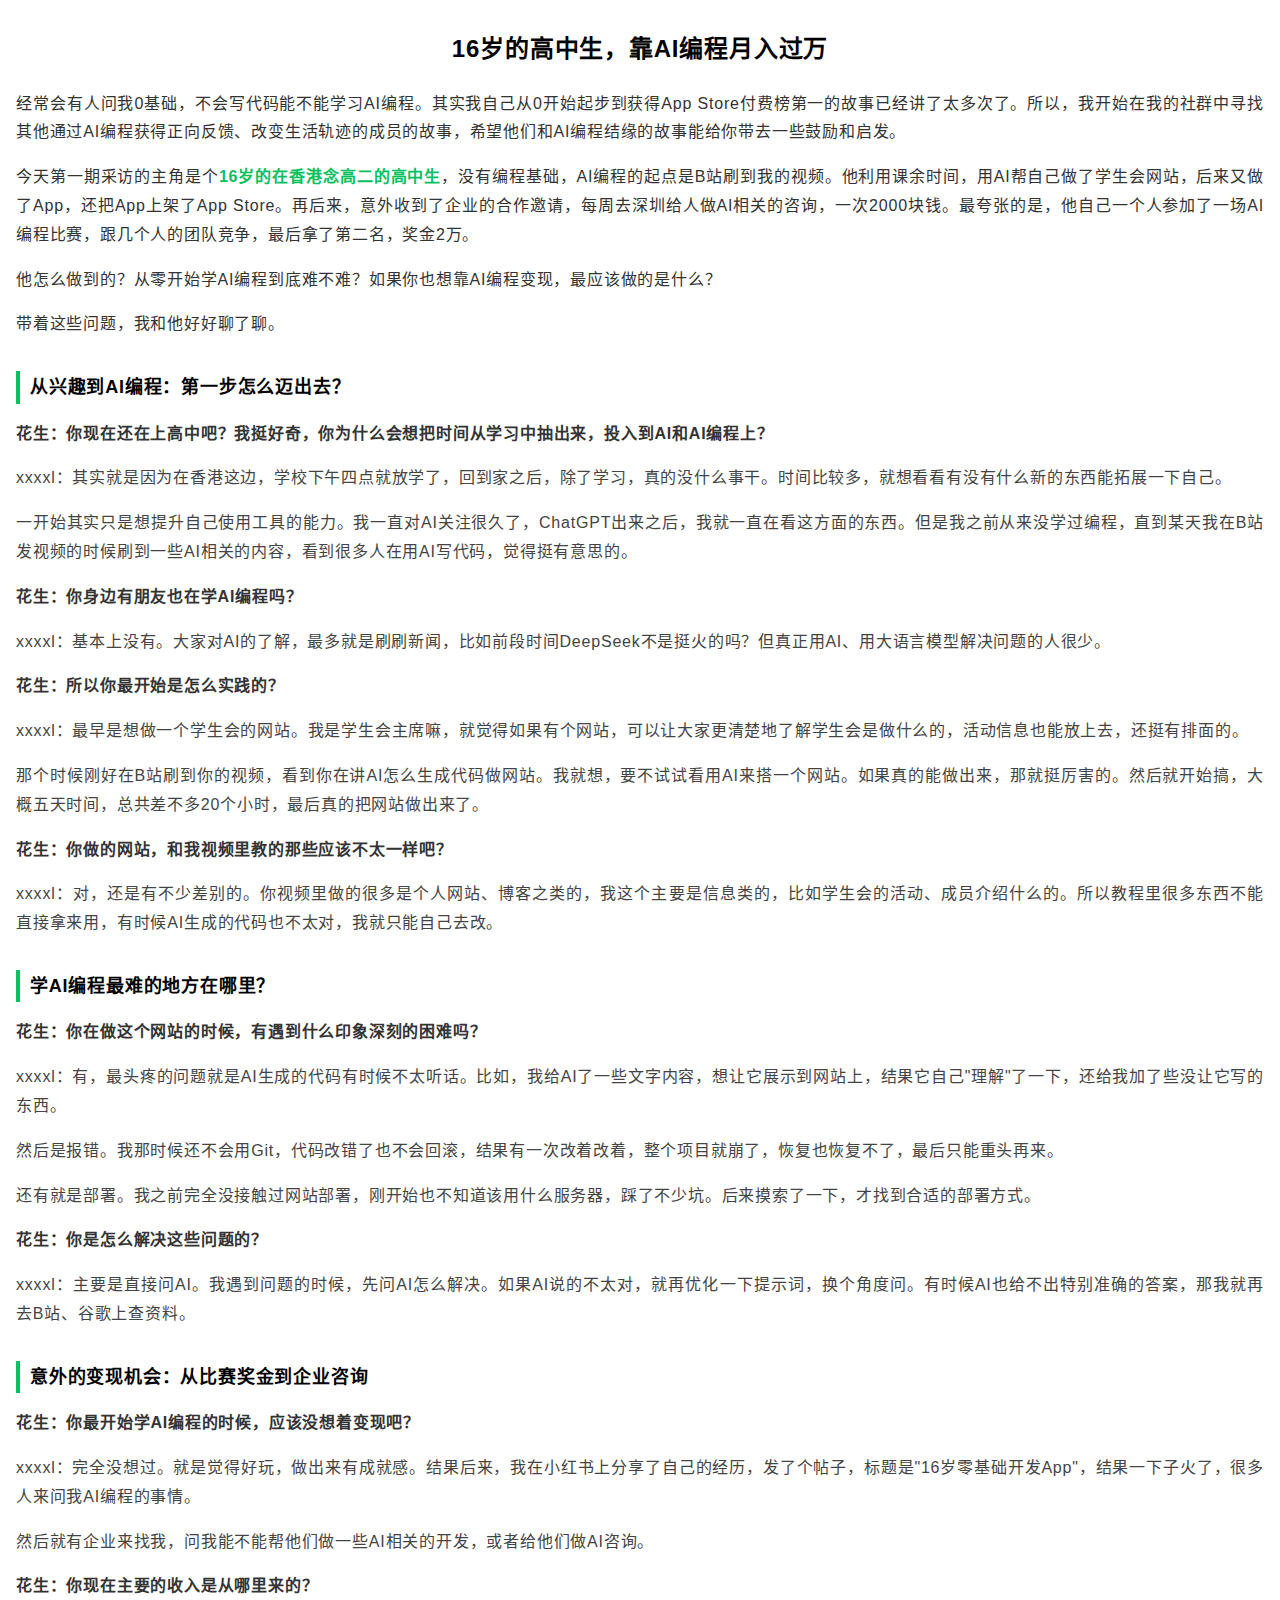
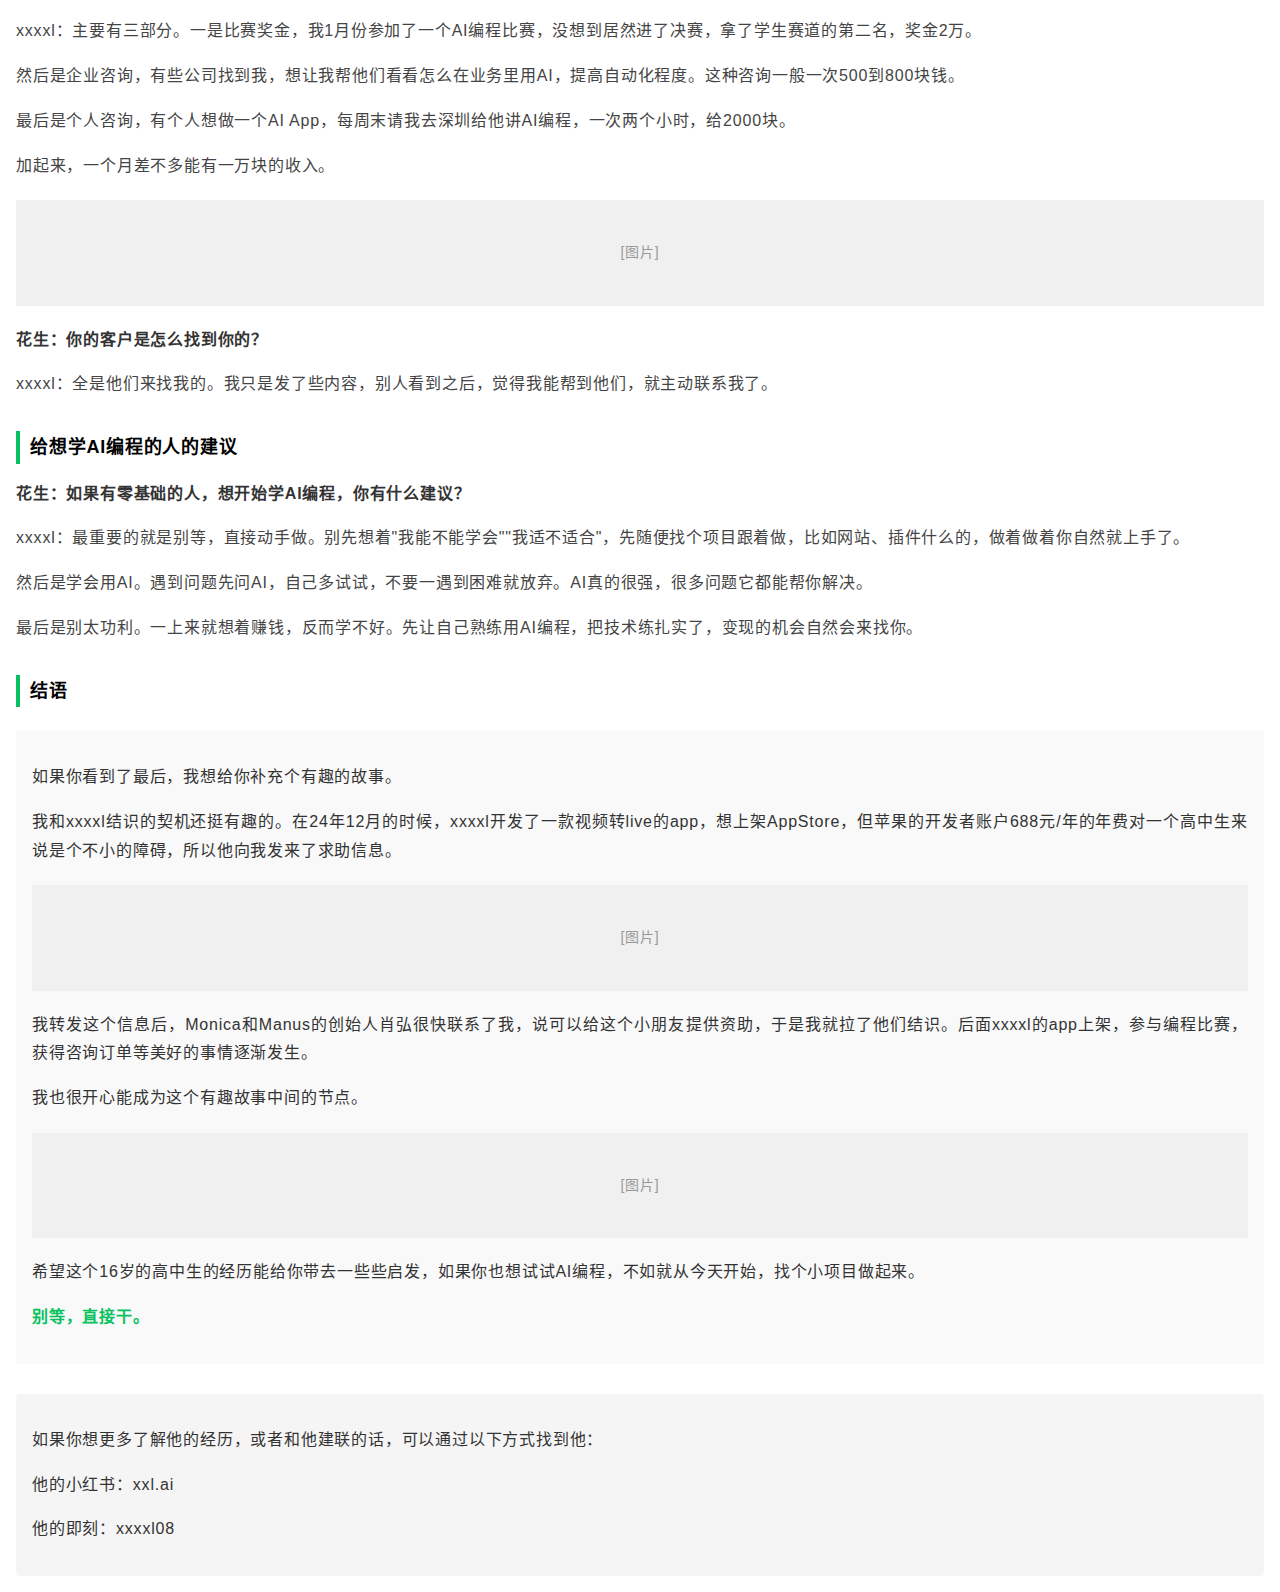
<file: d.html>
<!DOCTYPE html>
<html lang="zh-CN">
<head>
    <meta charset="UTF-8">
    <meta name="viewport" content="width=device-width, initial-scale=1.0">
    <title>16岁的高中生，靠AI编程月入过万</title>
    <style>
        body {
            font-family: -apple-system, BlinkMacSystemFont, "Segoe UI", Roboto, "Helvetica Neue", Arial, sans-serif;
            line-height: 1.8;
            color: #333;
            max-width: 100%;
            margin: 0;
            padding: 16px;
            box-sizing: border-box;
            letter-spacing: 0.05em;
        }
        
        h1 {
            font-size: 24px;
            font-weight: bold;
            text-align: center;
            margin-bottom: 24px;
            line-height: 1.4;
            color: #000;
        }
        
        h2 {
            font-size: 18px;
            font-weight: bold;
            margin-top: 32px;
            margin-bottom: 16px;
            color: #000;
            border-left: 4px solid #07c160;
            padding-left: 10px;
        }
        
        p {
            margin-bottom: 16px;
            font-size: 16px;
            text-align: justify;
        }
        
        .highlight {
            font-weight: bold;
            color: #07c160;
        }
        
        .quote {
            background-color: #f7f7f7;
            border-left: 4px solid #07c160;
            padding: 12px 16px;
            margin: 20px 0;
            font-size: 15px;
            color: #555;
        }
        
        .image-placeholder {
            background-color: #f0f0f0;
            text-align: center;
            padding: 40px 0;
            margin: 20px 0;
            color: #999;
            font-size: 14px;
        }
        
        .divider {
            border: none;
            border-top: 1px solid #eaeaea;
            margin: 30px 0;
        }
        
        .footer {
            margin-top: 40px;
            font-size: 14px;
            color: #666;
            border-top: 1px solid #eaeaea;
            padding-top: 20px;
        }
        
        .dialog {
            margin-bottom: 16px;
        }
        
        .question {
            font-weight: bold;
            color: #333;
        }
        
        .answer {
            color: #444;
        }
        
        .conclusion {
            background-color: #f9f9f9;
            padding: 16px;
            border-radius: 4px;
            margin: 24px 0;
        }
        
        .contact {
            background-color: #f5f5f5;
            padding: 16px;
            border-radius: 4px;
            margin-top: 30px;
            font-size: 14px;
            text-align: center;
        }
    </style>
</head>
<body>
    <h1>16岁的高中生，靠AI编程月入过万</h1>
    
    <p>经常会有人问我0基础，不会写代码能不能学习AI编程。其实我自己从0开始起步到获得App Store付费榜第一的故事已经讲了太多次了。所以，我开始在我的社群中寻找其他通过AI编程获得正向反馈、改变生活轨迹的成员的故事，希望他们和AI编程结缘的故事能给你带去一些鼓励和启发。</p>
    
    <p>今天第一期采访的主角是个<span class="highlight">16岁的在香港念高二的高中生</span>，没有编程基础，AI编程的起点是B站刷到我的视频。他利用课余时间，用AI帮自己做了学生会网站，后来又做了App，还把App上架了App Store。再后来，意外收到了企业的合作邀请，每周去深圳给人做AI相关的咨询，一次2000块钱。最夸张的是，他自己一个人参加了一场AI编程比赛，跟几个人的团队竞争，最后拿了第二名，奖金2万。</p>
    
    <p>他怎么做到的？从零开始学AI编程到底难不难？如果你也想靠AI编程变现，最应该做的是什么？</p>
    
    <p>带着这些问题，我和他好好聊了聊。</p>
    
    <h2>从兴趣到AI编程：第一步怎么迈出去？</h2>
    
    <div class="dialog">
        <p class="question">花生：你现在还在上高中吧？我挺好奇，你为什么会想把时间从学习中抽出来，投入到AI和AI编程上？</p>
        
        <p class="answer">xxxxl：其实就是因为在香港这边，学校下午四点就放学了，回到家之后，除了学习，真的没什么事干。时间比较多，就想看看有没有什么新的东西能拓展一下自己。</p>
        
        <p class="answer">一开始其实只是想提升自己使用工具的能力。我一直对AI关注很久了，ChatGPT出来之后，我就一直在看这方面的东西。但是我之前从来没学过编程，直到某天我在B站发视频的时候刷到一些AI相关的内容，看到很多人在用AI写代码，觉得挺有意思的。</p>
    </div>
    
    <div class="dialog">
        <p class="question">花生：你身边有朋友也在学AI编程吗？</p>
        
        <p class="answer">xxxxl：基本上没有。大家对AI的了解，最多就是刷刷新闻，比如前段时间DeepSeek不是挺火的吗？但真正用AI、用大语言模型解决问题的人很少。</p>
    </div>
    
    <div class="dialog">
        <p class="question">花生：所以你最开始是怎么实践的？</p>
        
        <p class="answer">xxxxl：最早是想做一个学生会的网站。我是学生会主席嘛，就觉得如果有个网站，可以让大家更清楚地了解学生会是做什么的，活动信息也能放上去，还挺有排面的。</p>
        
        <p class="answer">那个时候刚好在B站刷到你的视频，看到你在讲AI怎么生成代码做网站。我就想，要不试试看用AI来搭一个网站。如果真的能做出来，那就挺厉害的。然后就开始搞，大概五天时间，总共差不多20个小时，最后真的把网站做出来了。</p>
    </div>
    
    <div class="dialog">
        <p class="question">花生：你做的网站，和我视频里教的那些应该不太一样吧？</p>
        
        <p class="answer">xxxxl：对，还是有不少差别的。你视频里做的很多是个人网站、博客之类的，我这个主要是信息类的，比如学生会的活动、成员介绍什么的。所以教程里很多东西不能直接拿来用，有时候AI生成的代码也不太对，我就只能自己去改。</p>
    </div>
    
    <h2>学AI编程最难的地方在哪里？</h2>
    
    <div class="dialog">
        <p class="question">花生：你在做这个网站的时候，有遇到什么印象深刻的困难吗？</p>
        
        <p class="answer">xxxxl：有，最头疼的问题就是AI生成的代码有时候不太听话。比如，我给AI了一些文字内容，想让它展示到网站上，结果它自己"理解"了一下，还给我加了些没让它写的东西。</p>
        
        <p class="answer">然后是报错。我那时候还不会用Git，代码改错了也不会回滚，结果有一次改着改着，整个项目就崩了，恢复也恢复不了，最后只能重头再来。</p>
        
        <p class="answer">还有就是部署。我之前完全没接触过网站部署，刚开始也不知道该用什么服务器，踩了不少坑。后来摸索了一下，才找到合适的部署方式。</p>
    </div>
    
    <div class="dialog">
        <p class="question">花生：你是怎么解决这些问题的？</p>
        
        <p class="answer">xxxxl：主要是直接问AI。我遇到问题的时候，先问AI怎么解决。如果AI说的不太对，就再优化一下提示词，换个角度问。有时候AI也给不出特别准确的答案，那我就再去B站、谷歌上查资料。</p>
    </div>
    
    <h2>意外的变现机会：从比赛奖金到企业咨询</h2>
    
    <div class="dialog">
        <p class="question">花生：你最开始学AI编程的时候，应该没想着变现吧？</p>
        
        <p class="answer">xxxxl：完全没想过。就是觉得好玩，做出来有成就感。结果后来，我在小红书上分享了自己的经历，发了个帖子，标题是"16岁零基础开发App"，结果一下子火了，很多人来问我AI编程的事情。</p>
        
        <p class="answer">然后就有企业来找我，问我能不能帮他们做一些AI相关的开发，或者给他们做AI咨询。</p>
    </div>
    
    <div class="dialog">
        <p class="question">花生：你现在主要的收入是从哪里来的？</p>
        
        <p class="answer">xxxxl：主要有三部分。一是比赛奖金，我1月份参加了一个AI编程比赛，没想到居然进了决赛，拿了学生赛道的第二名，奖金2万。</p>
        
        <p class="answer">然后是企业咨询，有些公司找到我，想让我帮他们看看怎么在业务里用AI，提高自动化程度。这种咨询一般一次500到800块钱。</p>
        
        <p class="answer">最后是个人咨询，有个人想做一个AI App，每周末请我去深圳给他讲AI编程，一次两个小时，给2000块。</p>
        
        <p class="answer">加起来，一个月差不多能有一万块的收入。</p>
    </div>
    
    <div class="image-placeholder">[图片]</div>
    
    <div class="dialog">
        <p class="question">花生：你的客户是怎么找到你的？</p>
        
        <p class="answer">xxxxl：全是他们来找我的。我只是发了些内容，别人看到之后，觉得我能帮到他们，就主动联系我了。</p>
    </div>
    
    <h2>给想学AI编程的人的建议</h2>
    
    <div class="dialog">
        <p class="question">花生：如果有零基础的人，想开始学AI编程，你有什么建议？</p>
        
        <p class="answer">xxxxl：最重要的就是别等，直接动手做。别先想着"我能不能学会""我适不适合"，先随便找个项目跟着做，比如网站、插件什么的，做着做着你自然就上手了。</p>
        
        <p class="answer">然后是学会用AI。遇到问题先问AI，自己多试试，不要一遇到困难就放弃。AI真的很强，很多问题它都能帮你解决。</p>
        
        <p class="answer">最后是别太功利。一上来就想着赚钱，反而学不好。先让自己熟练用AI编程，把技术练扎实了，变现的机会自然会来找你。</p>
    </div>
    
    <h2>结语</h2>
    
    <div class="conclusion">
        <p>如果你看到了最后，我想给你补充个有趣的故事。</p>
        
        <p>我和xxxxl结识的契机还挺有趣的。在24年12月的时候，xxxxl开发了一款视频转live的app，想上架AppStore，但苹果的开发者账户688元/年的年费对一个高中生来说是个不小的障碍，所以他向我发来了求助信息。</p>
        
        <div class="image-placeholder">[图片]</div>
        
        <p>我转发这个信息后，Monica和Manus的创始人肖弘很快联系了我，说可以给这个小朋友提供资助，于是我就拉了他们结识。后面xxxxl的app上架，参与编程比赛，获得咨询订单等美好的事情逐渐发生。</p>
        
        <p>我也很开心能成为这个有趣故事中间的节点。</p>
        
        <div class="image-placeholder">[图片]</div>
        
        <p>希望这个16岁的高中生的经历能给你带去一些些启发，如果你也想试试AI编程，不如就从今天开始，找个小项目做起来。</p>
        
        <p><span class="highlight">别等，直接干。</span></p>
    </div>
    
    <div class="contact">
        <p>如果你想更多了解他的经历，或者和他建联的话，可以通过以下方式找到他：</p>
        <p>他的小红书：xxl.ai</p>
        <p>他的即刻：xxxxl08</p>
    </div>
</body>
</html>
</file>
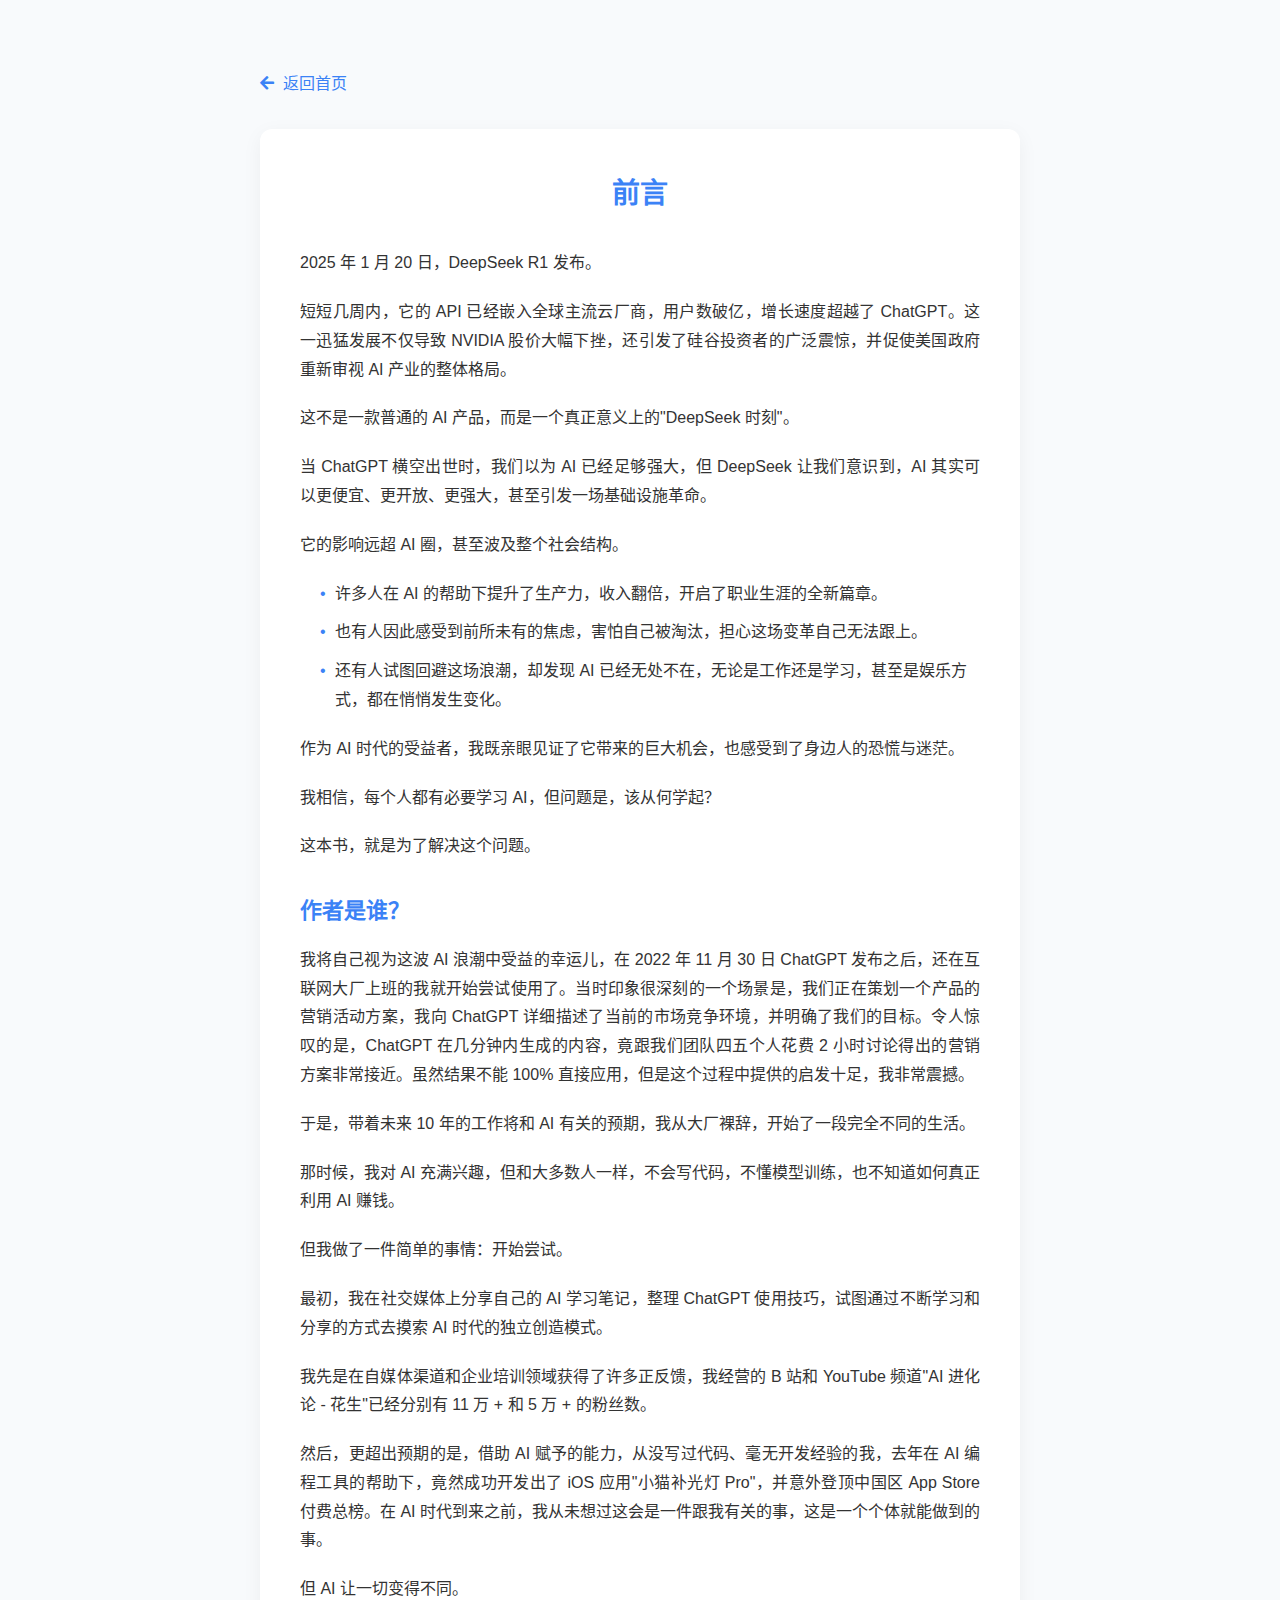
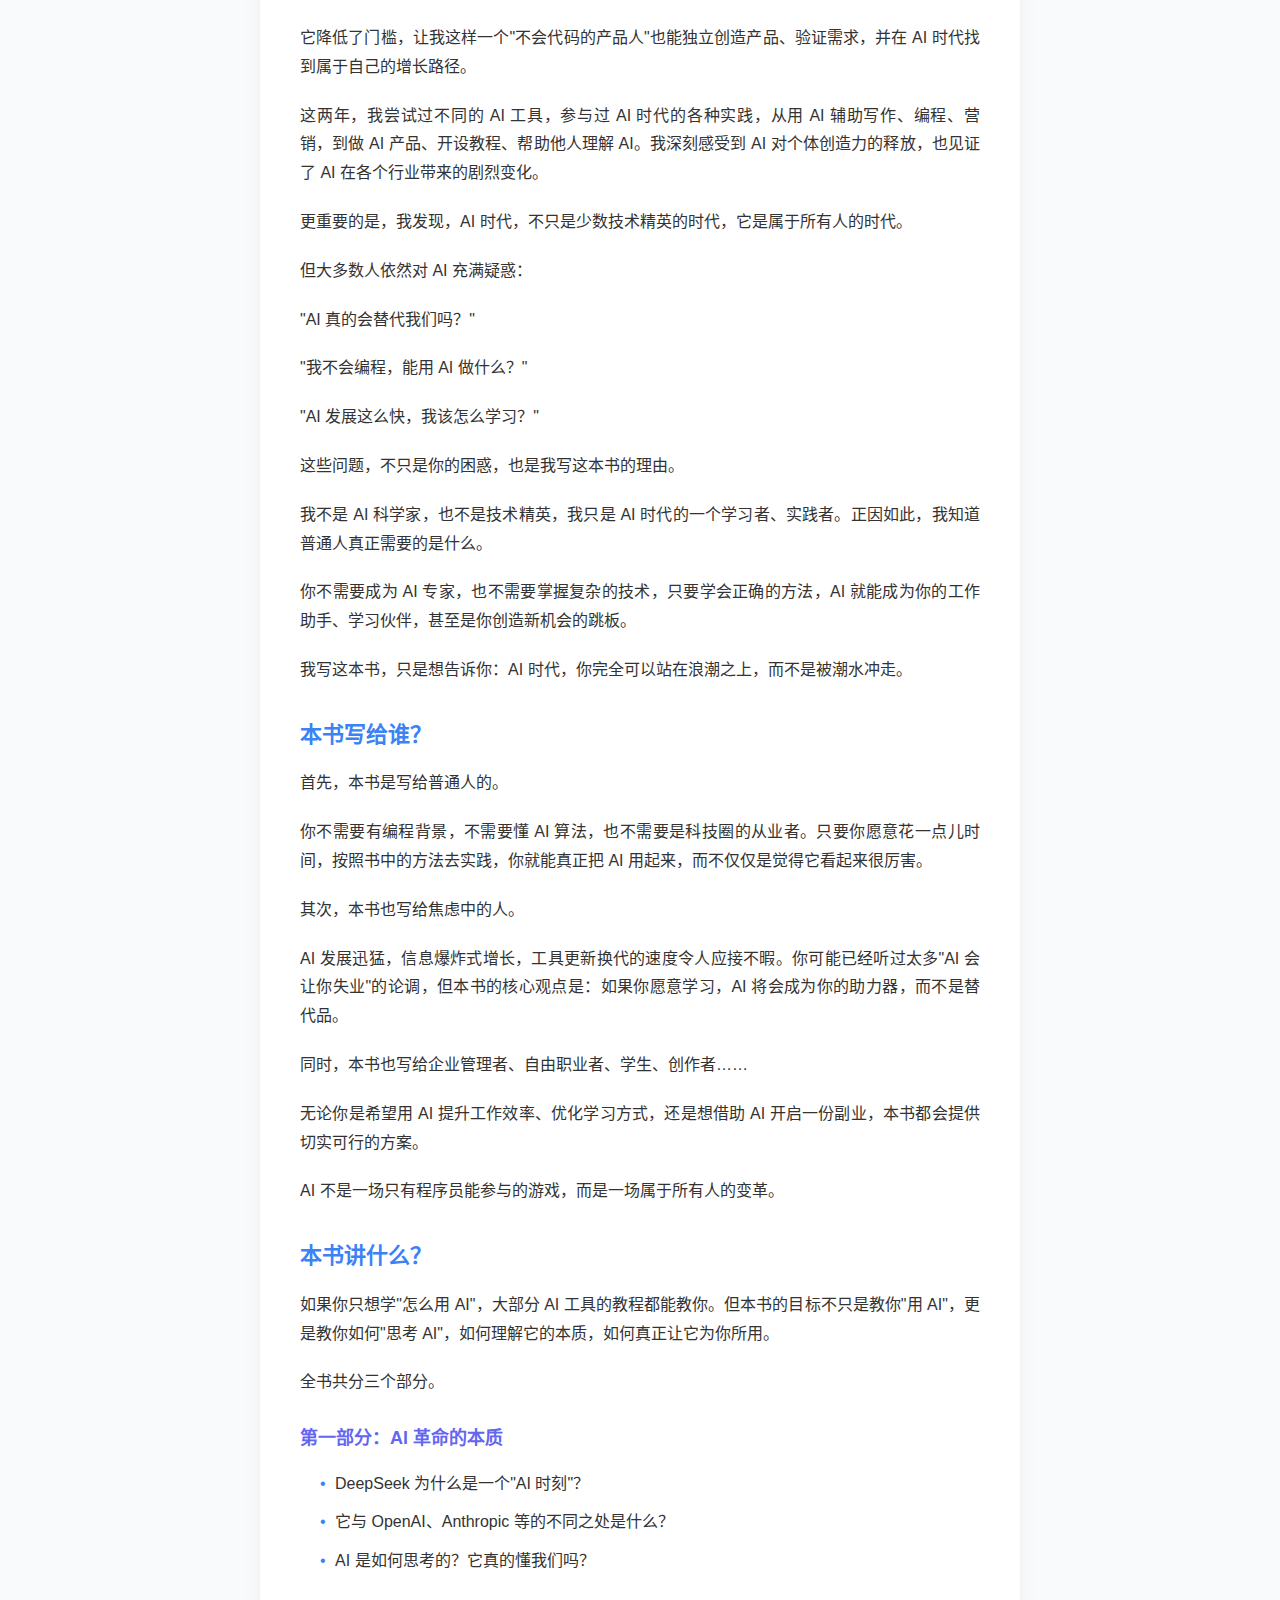
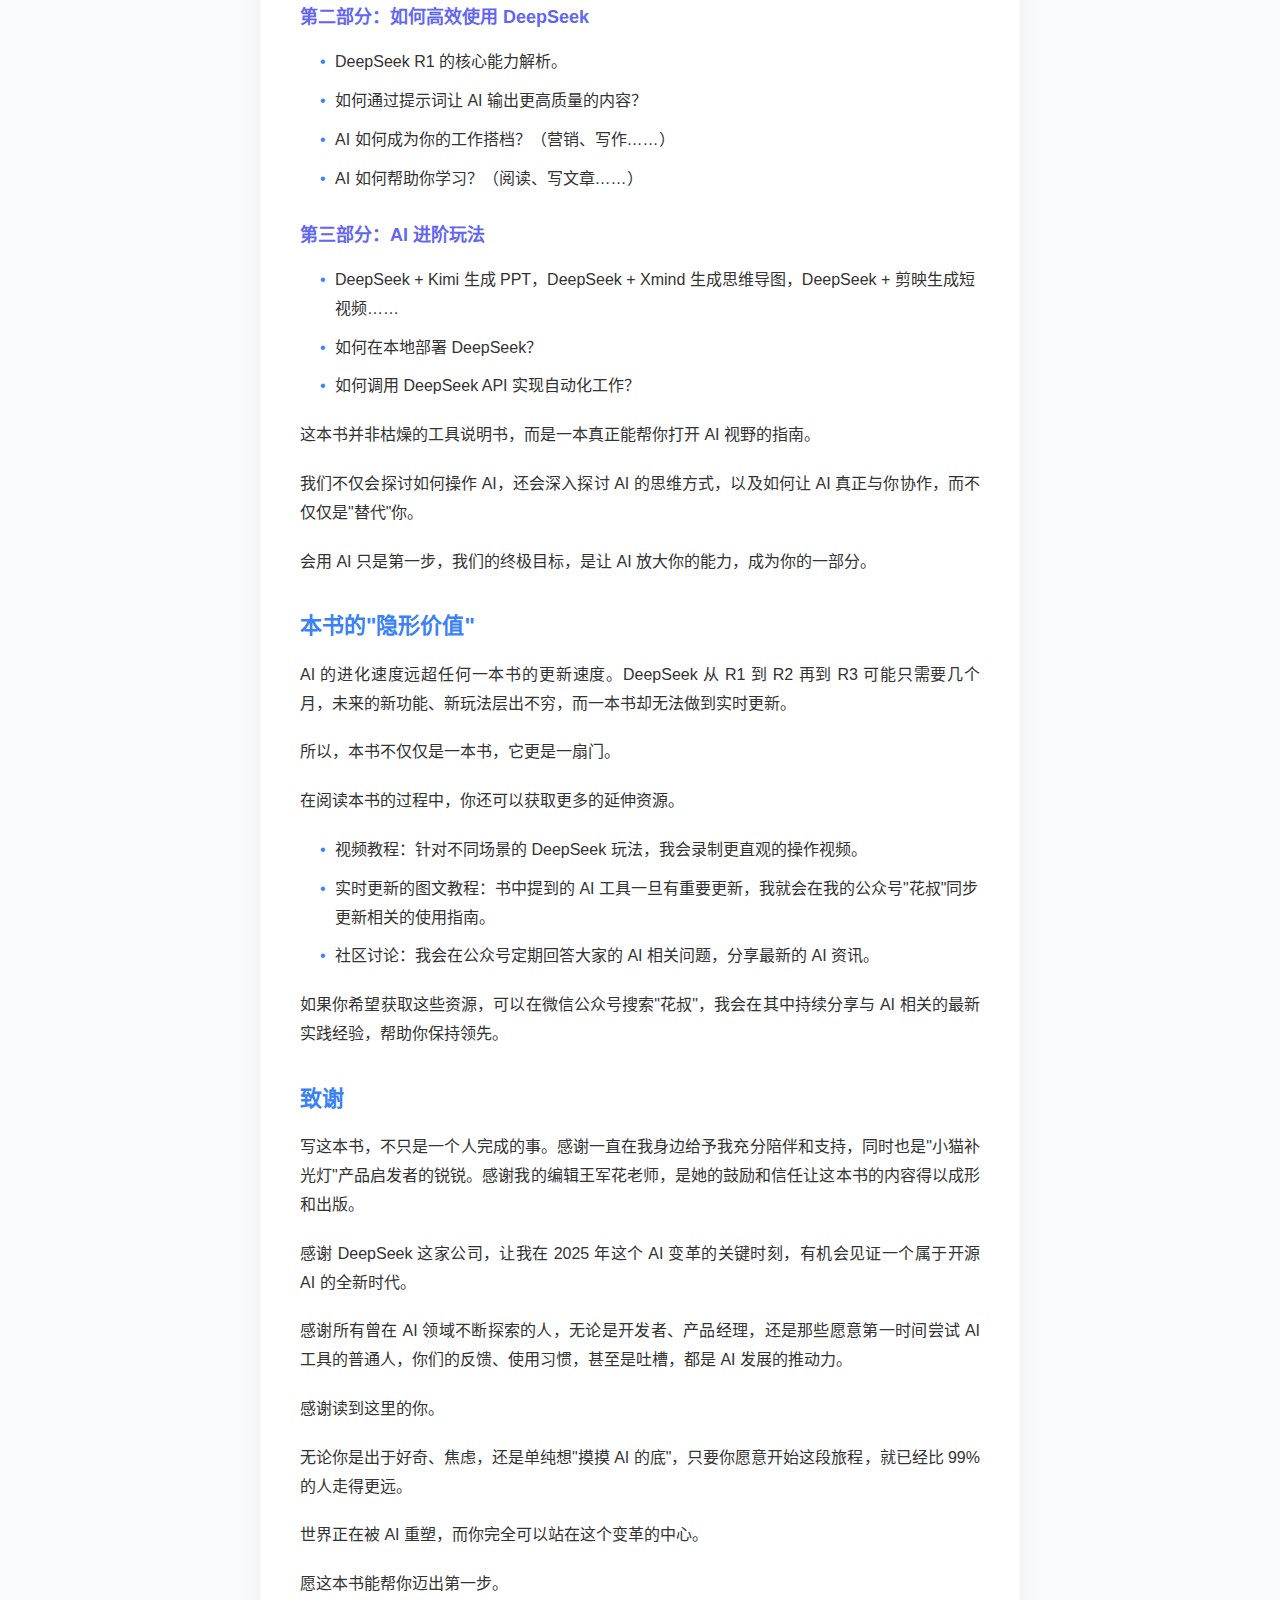
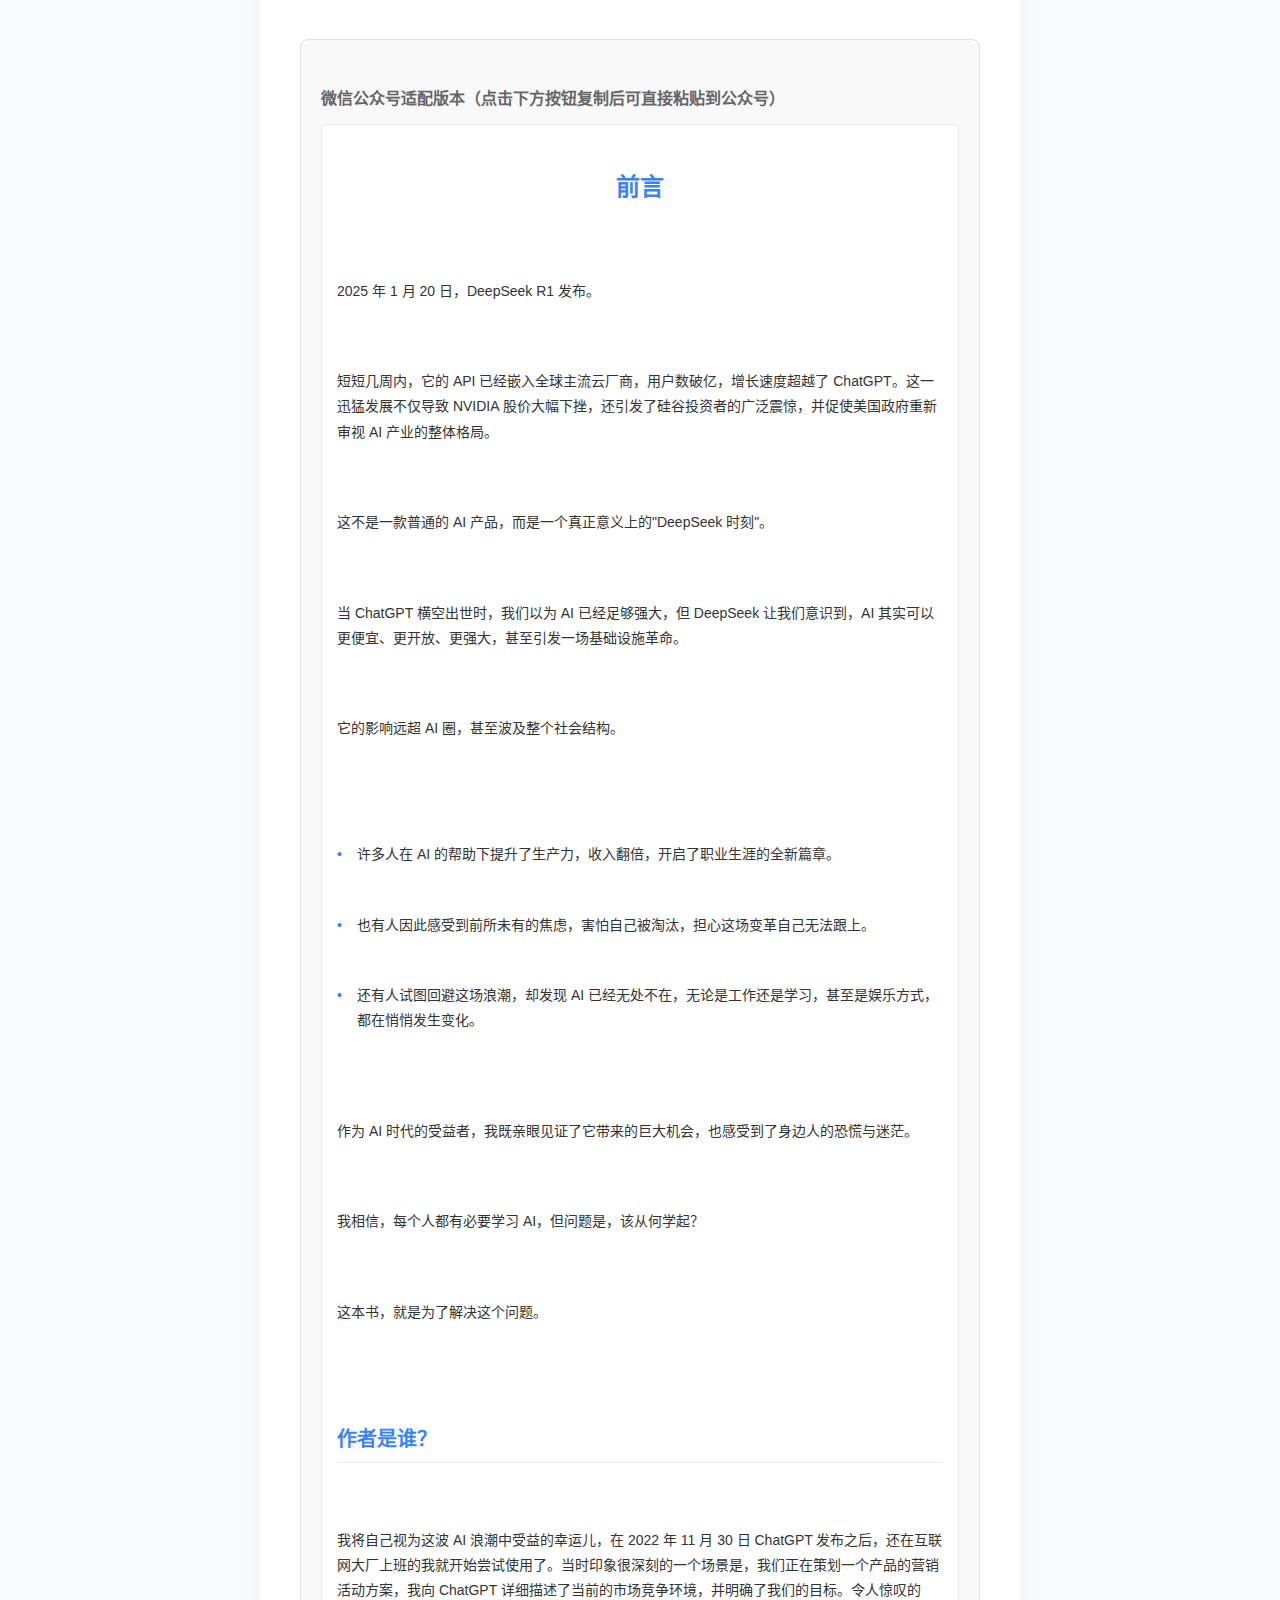
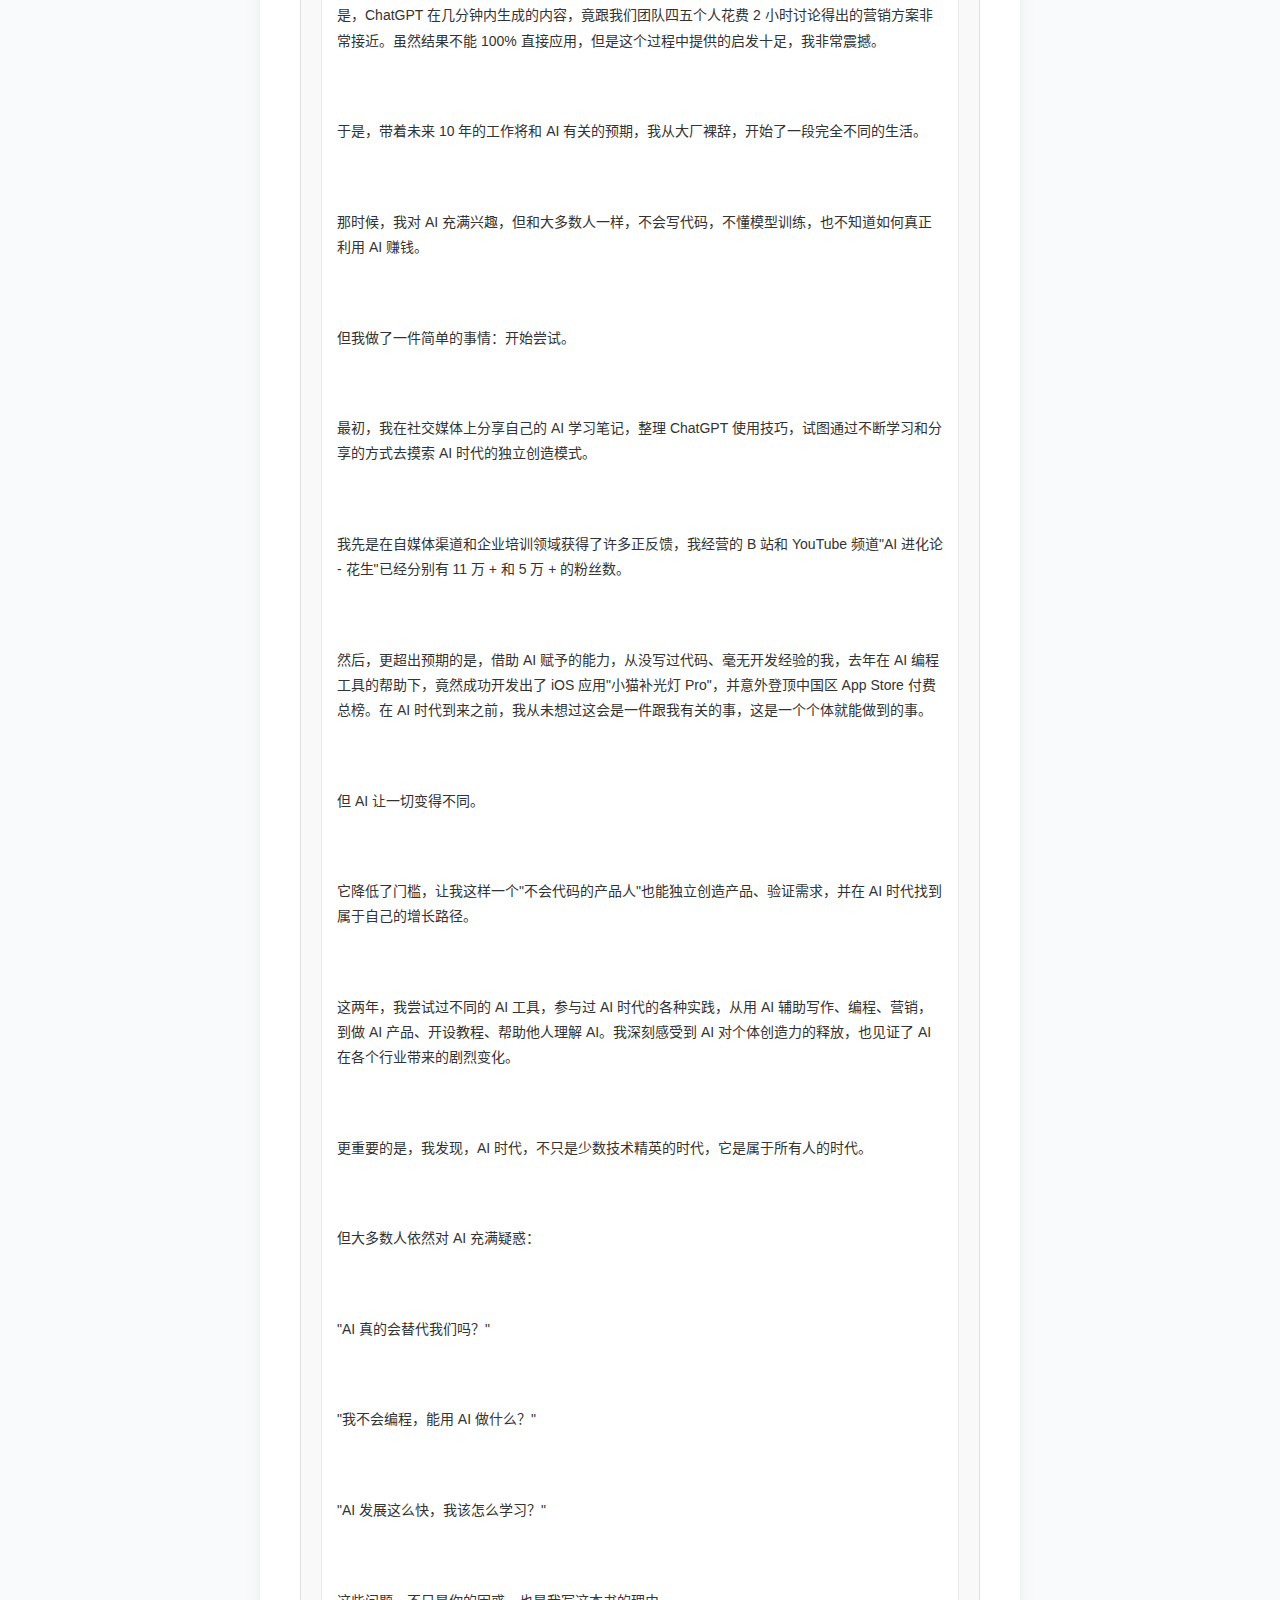
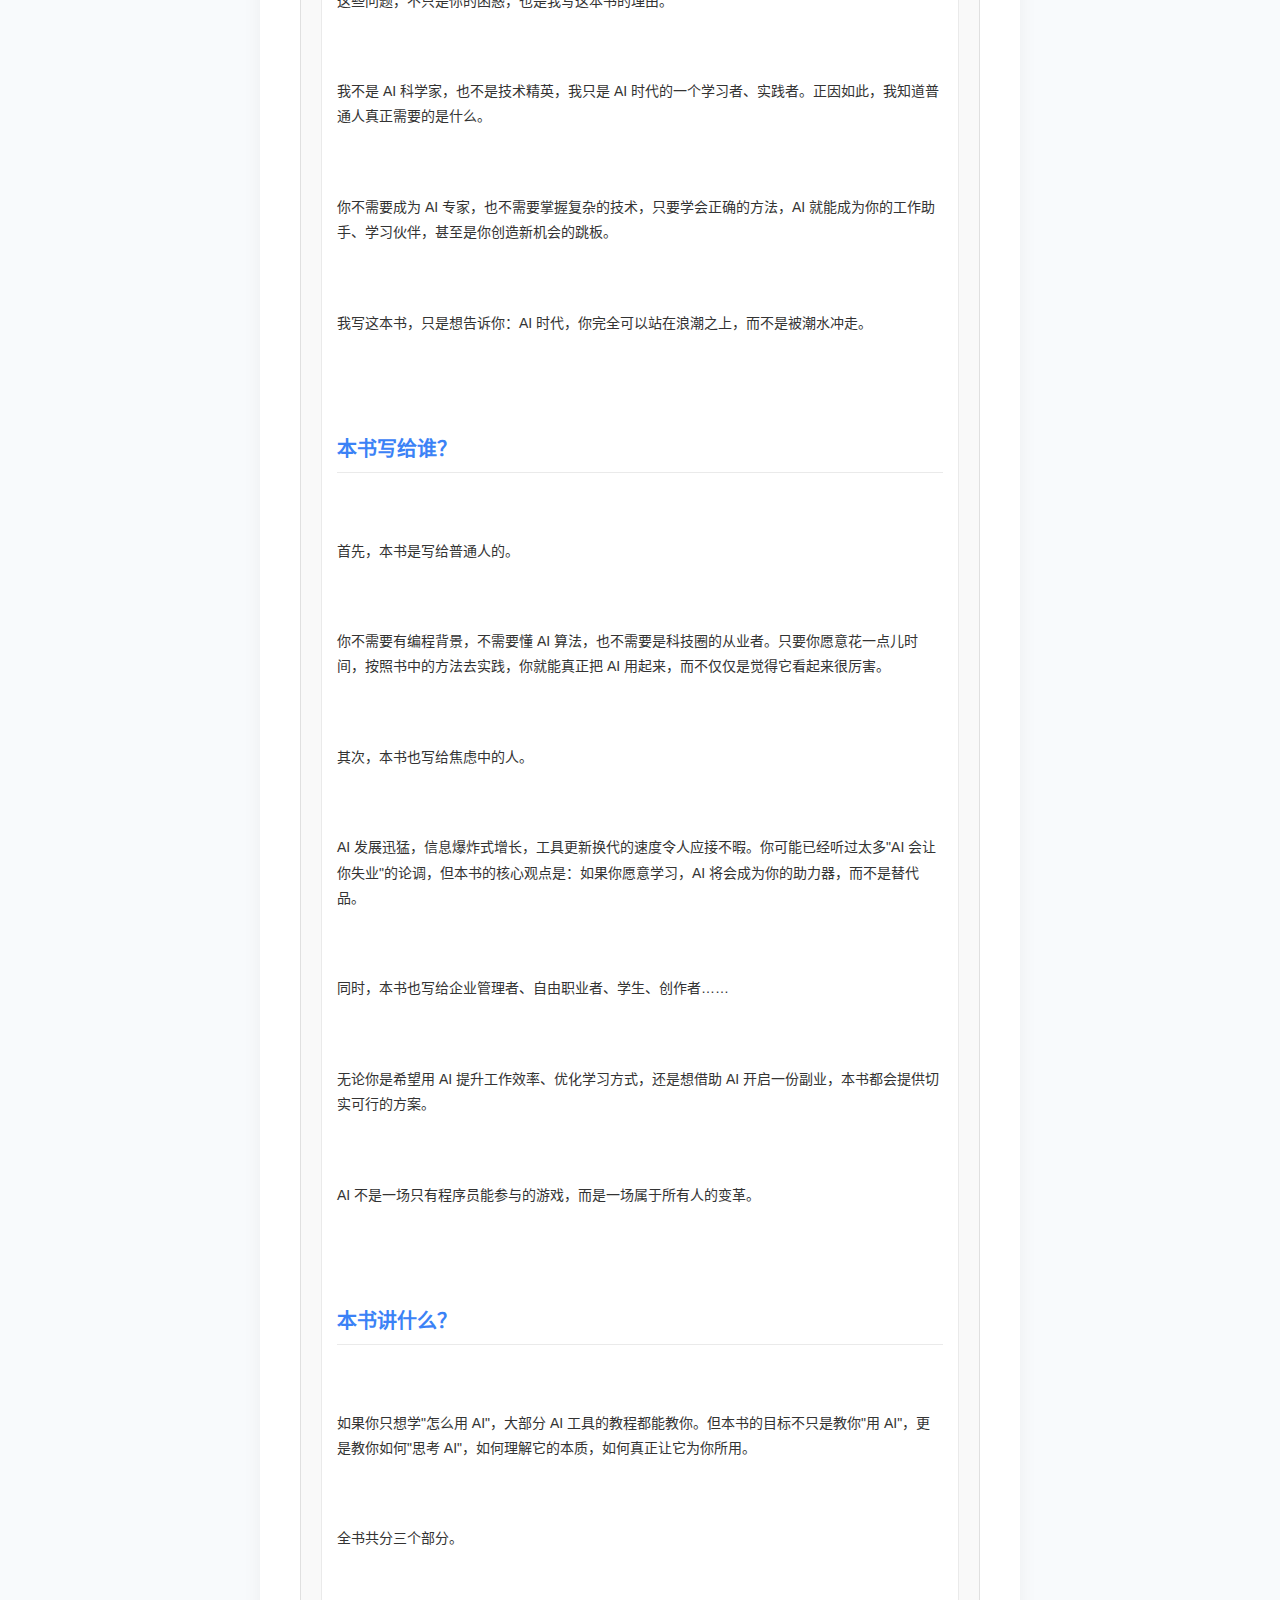
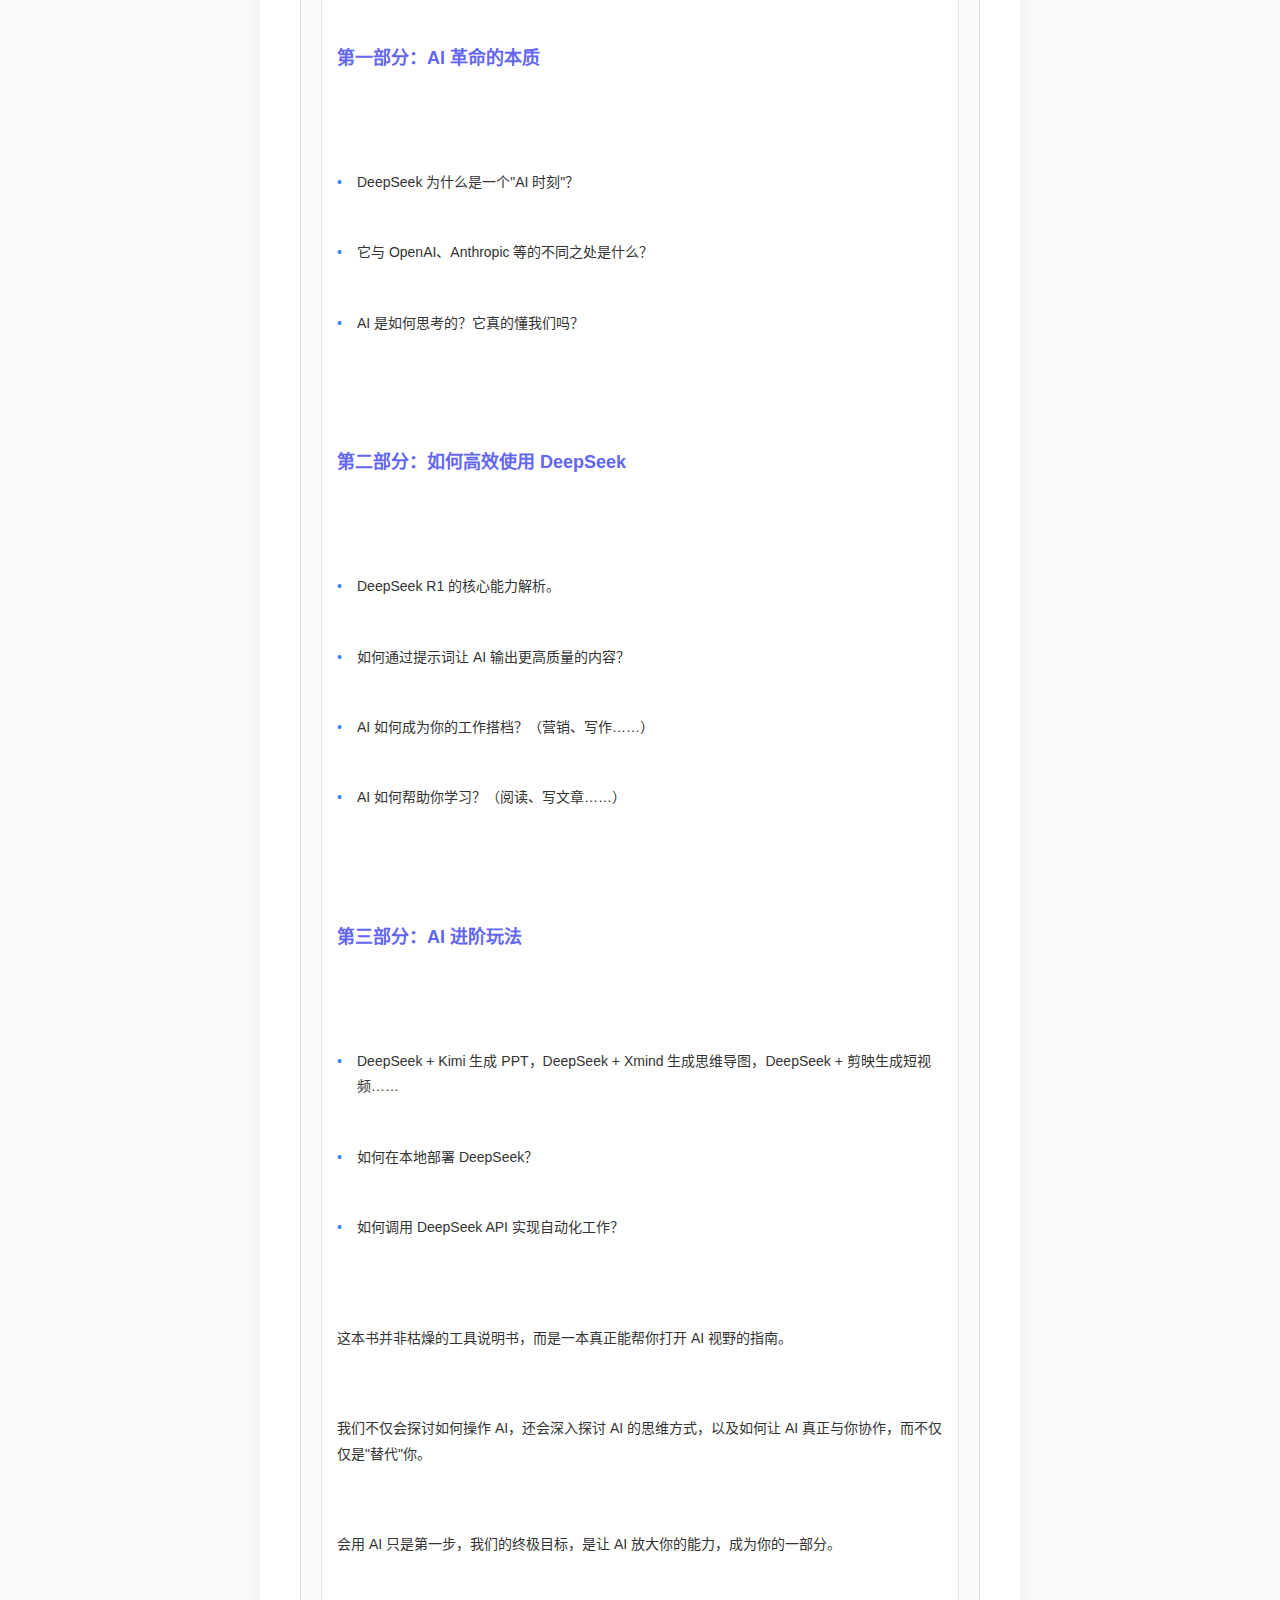
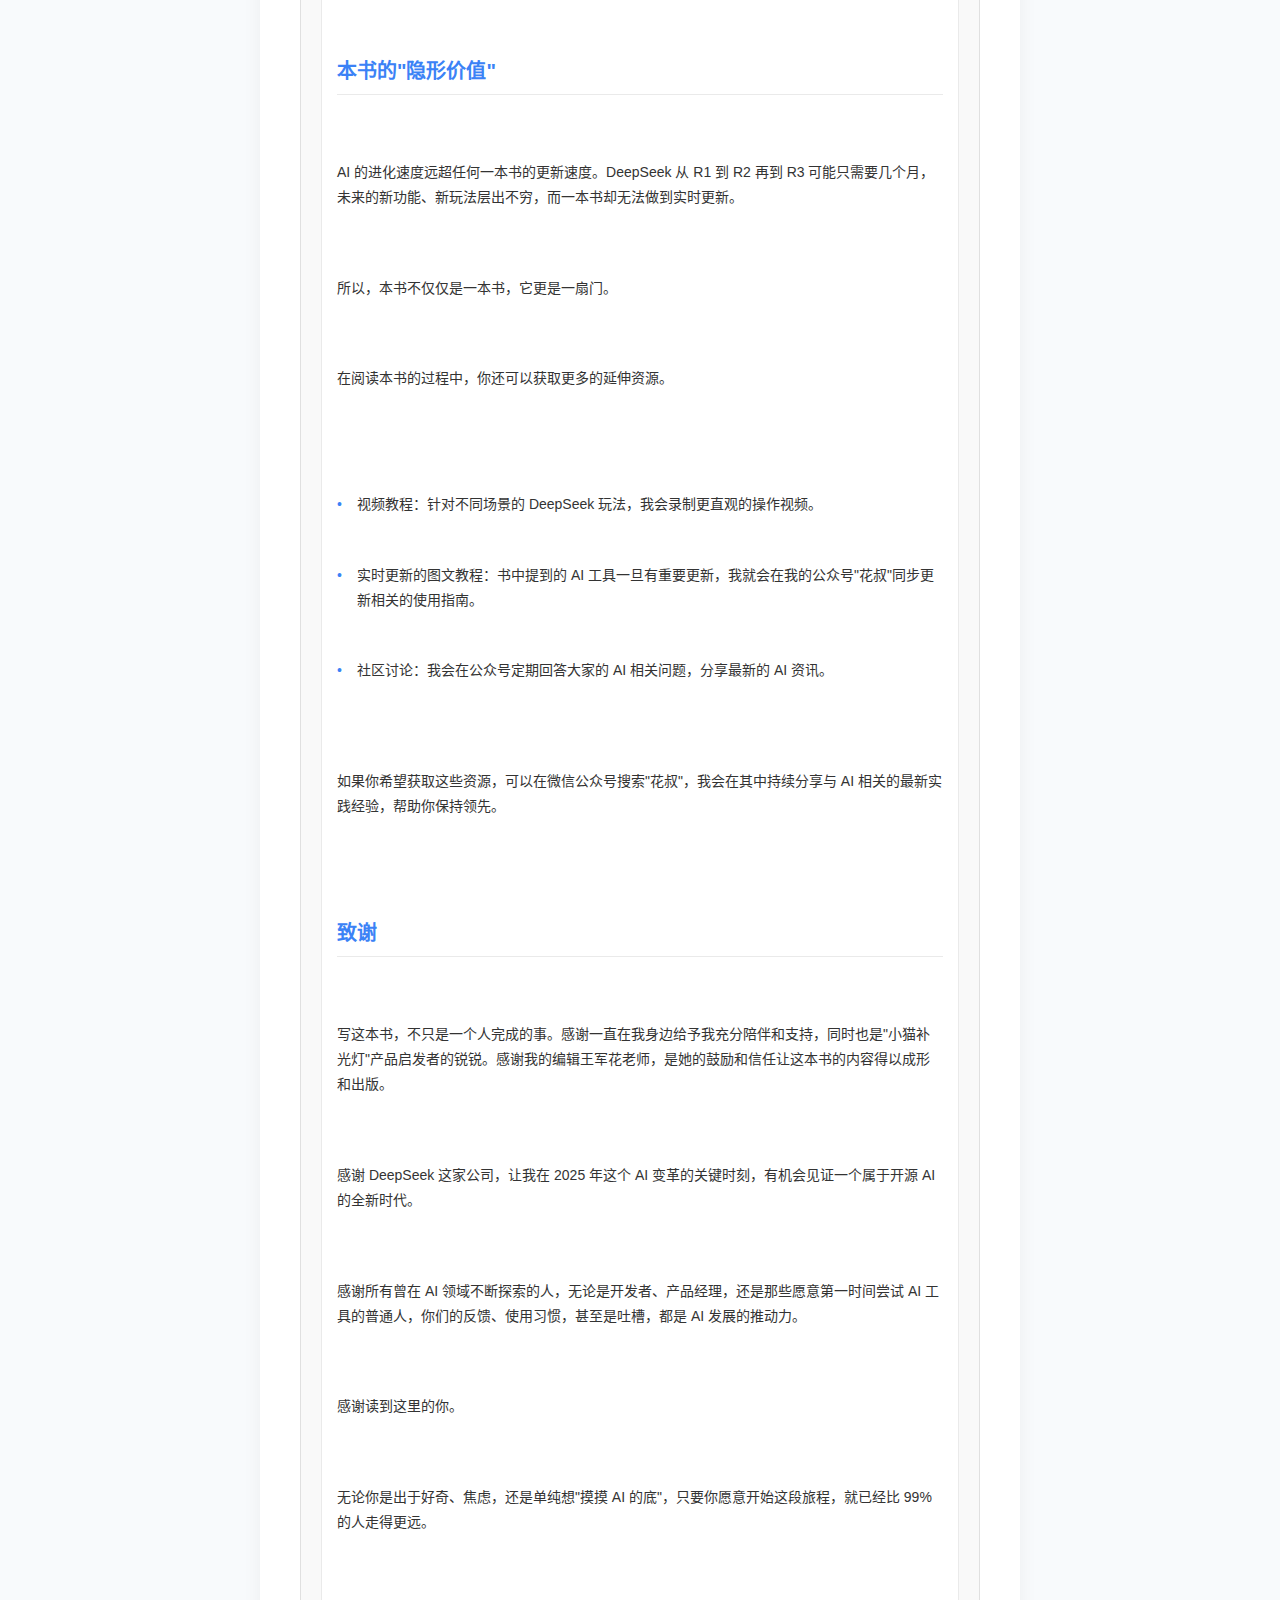
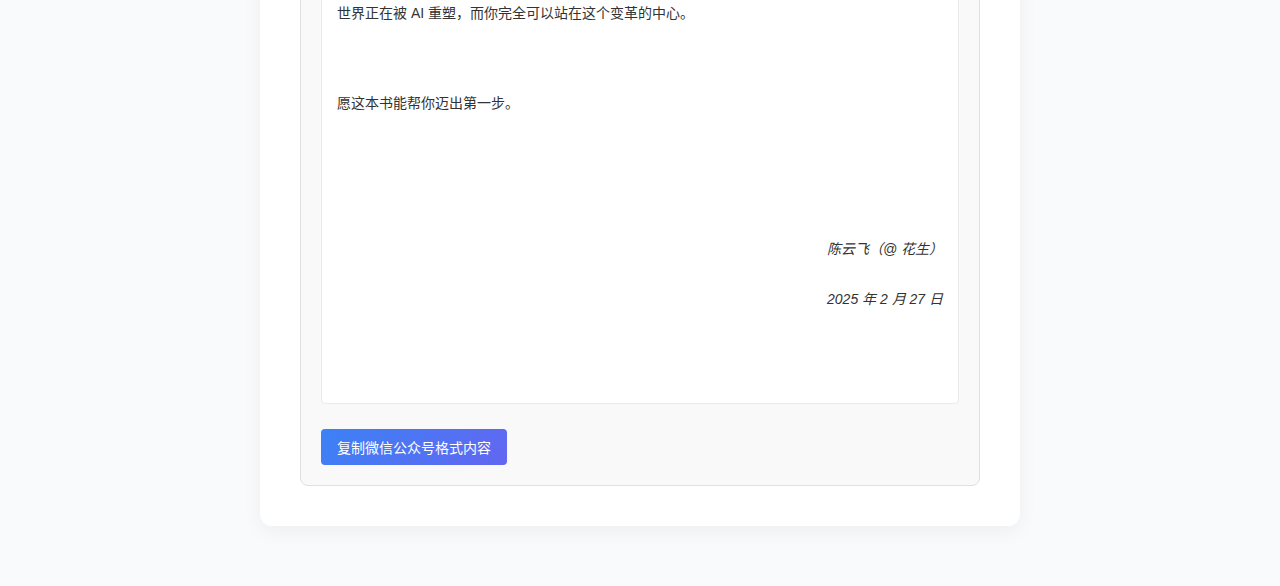
<file: qianyan.html>
<!DOCTYPE html>
<html lang="zh-CN">
<head>
    <meta charset="UTF-8">
    <meta name="viewport" content="width=device-width, initial-scale=1.0">
    <title>一本书玩转DeepSeek - 前言</title>
    <link rel="stylesheet" href="styles.css">
    <link rel="stylesheet" href="https://cdnjs.cloudflare.com/ajax/libs/font-awesome/5.15.4/css/all.min.css">
    <style>
        :root {
            --primary-color: #3b82f6;
            --secondary-color: #6366f1;
            --gradient-primary: linear-gradient(135deg, #3b82f6, #6366f1);
            --text-color: #333;
            --background-color: #f8fafc;
        }
        
        body {
            font-family: -apple-system, BlinkMacSystemFont, "Segoe UI", Roboto, Helvetica, Arial, sans-serif;
            line-height: 1.6;
            color: var(--text-color);
            background-color: var(--background-color);
            margin: 0;
            padding: 0;
        }
        
        .foreword-container {
            max-width: 800px;
            margin: 40px auto 60px;
            padding: 0 20px;
            line-height: 1.8;
            color: #333;
            font-size: 16px;
        }
        
        .foreword-title {
            text-align: center;
            font-size: 28px;
            font-weight: bold;
            margin-bottom: 30px;
            color: var(--primary-color);
        }
        
        .foreword-content {
            background-color: #fff;
            padding: 40px;
            border-radius: 12px;
            box-shadow: 0 5px 20px rgba(0, 0, 0, 0.05);
        }
        
        .foreword-content p {
            margin-bottom: 20px;
            text-align: justify;
        }
        
        .foreword-content h2 {
            font-size: 22px;
            margin: 30px 0 15px;
            color: var(--primary-color);
        }
        
        .foreword-content h3 {
            font-size: 18px;
            margin: 25px 0 15px;
            color: var(--secondary-color);
        }
        
        .foreword-content ul {
            margin-bottom: 20px;
            padding-left: 20px;
        }
        
        .foreword-content ul li {
            margin-bottom: 10px;
            position: relative;
            padding-left: 15px;
            list-style-type: none;
        }
        
        .foreword-content ul li:before {
            content: "•";
            position: absolute;
            left: 0;
            color: var(--primary-color);
        }
        
        .foreword-signature {
            text-align: right;
            margin-top: 40px;
            font-style: italic;
        }
        
        .back-to-home {
            display: inline-block;
            margin: 30px 0;
            color: var(--primary-color);
            font-weight: 500;
            transition: all 0.3s ease;
            text-decoration: none;
        }
        
        .back-to-home:hover {
            color: var(--secondary-color);
            transform: translateX(-5px);
        }
        
        .back-to-home i {
            margin-right: 5px;
        }
        
        @media print {
            .back-to-home {
                display: none;
            }
        }
        
        /* 微信公众号友好样式 */
        .wechat-friendly {
            margin-top: 40px;
            padding: 20px;
            background-color: #f9f9f9;
            border-radius: 8px;
            border: 1px solid #e0e0e0;
        }
        
        .wechat-friendly h3 {
            font-size: 16px;
            margin-bottom: 10px;
            color: #666;
        }
        
        /* 微信公众号专用样式 */
        .wechat-content {
            background-color: white;
            padding: 15px;
            border: 1px solid #eaeaea;
            border-radius: 4px;
            margin-bottom: 15px;
            white-space: pre-wrap;
            font-size: 14px;
            line-height: 1.8;
        }
        
        /* 微信公众号专用样式 - 标题 */
        .mp-title {
            text-align: center;
            font-size: 24px;
            font-weight: bold;
            margin-bottom: 20px;
            color: #3b82f6;
        }
        
        /* 微信公众号专用样式 - 二级标题 */
        .mp-h2 {
            font-size: 20px;
            font-weight: bold;
            color: #3b82f6;
            margin-top: 30px;
            margin-bottom: 15px;
            border-bottom: 1px solid #eaeaea;
            padding-bottom: 5px;
        }
        
        /* 微信公众号专用样式 - 三级标题 */
        .mp-h3 {
            font-size: 18px;
            font-weight: bold;
            color: #6366f1;
            margin-top: 25px;
            margin-bottom: 10px;
        }
        
        /* 微信公众号专用样式 - 列表项 */
        .mp-list-item {
            margin: 10px 0;
            position: relative;
            padding-left: 20px;
        }
        
        .mp-list-item:before {
            content: "•";
            position: absolute;
            left: 0;
            color: #3b82f6;
        }
        
        /* 微信公众号专用样式 - 段落 */
        .mp-paragraph {
            margin-bottom: 15px;
            line-height: 1.8;
        }
        
        /* 复制按钮样式 */
        .copy-btn {
            display: inline-block;
            padding: 8px 16px;
            background: var(--gradient-primary);
            color: white;
            border-radius: 4px;
            cursor: pointer;
            font-size: 14px;
            margin-top: 10px;
            border: none;
        }
        
        .copy-btn:hover {
            background: linear-gradient(135deg, #1d4ed8, #4338ca);
        }
        
        .copy-success {
            display: none;
            color: #10b981;
            margin-left: 10px;
            font-size: 14px;
        }
        
        /* 移动端适配 */
        @media (max-width: 768px) {
            .foreword-content {
                padding: 25px;
            }
            
            .foreword-title {
                font-size: 24px;
            }
            
            .foreword-content h2 {
                font-size: 20px;
            }
            
            .foreword-content h3 {
                font-size: 16px;
            }
        }
    </style>
</head>
<body>
    <div class="foreword-container">
        <a href="index.html" class="back-to-home"><i class="fas fa-arrow-left"></i> 返回首页</a>
        
        <div class="foreword-content">
            <h1 class="foreword-title">前言</h1>
            
            <p>2025 年 1 月 20 日，DeepSeek R1 发布。</p>
            
            <p>短短几周内，它的 API 已经嵌入全球主流云厂商，用户数破亿，增长速度超越了 ChatGPT。这一迅猛发展不仅导致 NVIDIA 股价大幅下挫，还引发了硅谷投资者的广泛震惊，并促使美国政府重新审视 AI 产业的整体格局。</p>
            
            <p>这不是一款普通的 AI 产品，而是一个真正意义上的"DeepSeek 时刻"。</p>
            
            <p>当 ChatGPT 横空出世时，我们以为 AI 已经足够强大，但 DeepSeek 让我们意识到，AI 其实可以更便宜、更开放、更强大，甚至引发一场基础设施革命。</p>
            
            <p>它的影响远超 AI 圈，甚至波及整个社会结构。</p>
            
            <ul>
                <li>许多人在 AI 的帮助下提升了生产力，收入翻倍，开启了职业生涯的全新篇章。</li>
                <li>也有人因此感受到前所未有的焦虑，害怕自己被淘汰，担心这场变革自己无法跟上。</li>
                <li>还有人试图回避这场浪潮，却发现 AI 已经无处不在，无论是工作还是学习，甚至是娱乐方式，都在悄悄发生变化。</li>
            </ul>
            
            <p>作为 AI 时代的受益者，我既亲眼见证了它带来的巨大机会，也感受到了身边人的恐慌与迷茫。</p>
            
            <p>我相信，每个人都有必要学习 AI，但问题是，该从何学起？</p>
            
            <p>这本书，就是为了解决这个问题。</p>
            
            <h2>作者是谁？</h2>
            
            <p>我将自己视为这波 AI 浪潮中受益的幸运儿，在 2022 年 11 月 30 日 ChatGPT 发布之后，还在互联网大厂上班的我就开始尝试使用了。当时印象很深刻的一个场景是，我们正在策划一个产品的营销活动方案，我向 ChatGPT 详细描述了当前的市场竞争环境，并明确了我们的目标。令人惊叹的是，ChatGPT 在几分钟内生成的内容，竟跟我们团队四五个人花费 2 小时讨论得出的营销方案非常接近。虽然结果不能 100% 直接应用，但是这个过程中提供的启发十足，我非常震撼。</p>
            
            <p>于是，带着未来 10 年的工作将和 AI 有关的预期，我从大厂裸辞，开始了一段完全不同的生活。</p>
            
            <p>那时候，我对 AI 充满兴趣，但和大多数人一样，不会写代码，不懂模型训练，也不知道如何真正利用 AI 赚钱。</p>
            
            <p>但我做了一件简单的事情：开始尝试。</p>
            
            <p>最初，我在社交媒体上分享自己的 AI 学习笔记，整理 ChatGPT 使用技巧，试图通过不断学习和分享的方式去摸索 AI 时代的独立创造模式。</p>
            
            <p>我先是在自媒体渠道和企业培训领域获得了许多正反馈，我经营的 B 站和 YouTube 频道"AI 进化论 - 花生"已经分别有 11 万 + 和 5 万 + 的粉丝数。</p>
            
            <p>然后，更超出预期的是，借助 AI 赋予的能力，从没写过代码、毫无开发经验的我，去年在 AI 编程工具的帮助下，竟然成功开发出了 iOS 应用"小猫补光灯 Pro"，并意外登顶中国区 App Store 付费总榜。在 AI 时代到来之前，我从未想过这会是一件跟我有关的事，这是一个个体就能做到的事。</p>
            
            <p>但 AI 让一切变得不同。</p>
            
            <p>它降低了门槛，让我这样一个"不会代码的产品人"也能独立创造产品、验证需求，并在 AI 时代找到属于自己的增长路径。</p>
            
            <p>这两年，我尝试过不同的 AI 工具，参与过 AI 时代的各种实践，从用 AI 辅助写作、编程、营销，到做 AI 产品、开设教程、帮助他人理解 AI。我深刻感受到 AI 对个体创造力的释放，也见证了 AI 在各个行业带来的剧烈变化。</p>
            
            <p>更重要的是，我发现，AI 时代，不只是少数技术精英的时代，它是属于所有人的时代。</p>
            
            <p>但大多数人依然对 AI 充满疑惑：</p>
            
            <p>"AI 真的会替代我们吗？"</p>
            
            <p>"我不会编程，能用 AI 做什么？"</p>
            
            <p>"AI 发展这么快，我该怎么学习？"</p>
            
            <p>这些问题，不只是你的困惑，也是我写这本书的理由。</p>
            
            <p>我不是 AI 科学家，也不是技术精英，我只是 AI 时代的一个学习者、实践者。正因如此，我知道普通人真正需要的是什么。</p>
            
            <p>你不需要成为 AI 专家，也不需要掌握复杂的技术，只要学会正确的方法，AI 就能成为你的工作助手、学习伙伴，甚至是你创造新机会的跳板。</p>
            
            <p>我写这本书，只是想告诉你：AI 时代，你完全可以站在浪潮之上，而不是被潮水冲走。</p>
            
            <h2>本书写给谁？</h2>
            
            <p>首先，本书是写给普通人的。</p>
            
            <p>你不需要有编程背景，不需要懂 AI 算法，也不需要是科技圈的从业者。只要你愿意花一点儿时间，按照书中的方法去实践，你就能真正把 AI 用起来，而不仅仅是觉得它看起来很厉害。</p>
            
            <p>其次，本书也写给焦虑中的人。</p>
            
            <p>AI 发展迅猛，信息爆炸式增长，工具更新换代的速度令人应接不暇。你可能已经听过太多"AI 会让你失业"的论调，但本书的核心观点是：如果你愿意学习，AI 将会成为你的助力器，而不是替代品。</p>
            
            <p>同时，本书也写给企业管理者、自由职业者、学生、创作者……</p>
            
            <p>无论你是希望用 AI 提升工作效率、优化学习方式，还是想借助 AI 开启一份副业，本书都会提供切实可行的方案。</p>
            
            <p>AI 不是一场只有程序员能参与的游戏，而是一场属于所有人的变革。</p>
            
            <h2>本书讲什么？</h2>
            
            <p>如果你只想学"怎么用 AI"，大部分 AI 工具的教程都能教你。但本书的目标不只是教你"用 AI"，更是教你如何"思考 AI"，如何理解它的本质，如何真正让它为你所用。</p>
            
            <p>全书共分三个部分。</p>
            
            <h3>第一部分：AI 革命的本质</h3>
            
            <ul>
                <li>DeepSeek 为什么是一个"AI 时刻"？</li>
                <li>它与 OpenAI、Anthropic 等的不同之处是什么？</li>
                <li>AI 是如何思考的？它真的懂我们吗？</li>
            </ul>
            
            <h3>第二部分：如何高效使用 DeepSeek</h3>
            
            <ul>
                <li>DeepSeek R1 的核心能力解析。</li>
                <li>如何通过提示词让 AI 输出更高质量的内容？</li>
                <li>AI 如何成为你的工作搭档？（营销、写作……）</li>
                <li>AI 如何帮助你学习？（阅读、写文章……）</li>
            </ul>
            
            <h3>第三部分：AI 进阶玩法</h3>
            
            <ul>
                <li>DeepSeek + Kimi 生成 PPT，DeepSeek + Xmind 生成思维导图，DeepSeek + 剪映生成短视频……</li>
                <li>如何在本地部署 DeepSeek？</li>
                <li>如何调用 DeepSeek API 实现自动化工作？</li>
            </ul>
            
            <p>这本书并非枯燥的工具说明书，而是一本真正能帮你打开 AI 视野的指南。</p>
            
            <p>我们不仅会探讨如何操作 AI，还会深入探讨 AI 的思维方式，以及如何让 AI 真正与你协作，而不仅仅是"替代"你。</p>
            
            <p>会用 AI 只是第一步，我们的终极目标，是让 AI 放大你的能力，成为你的一部分。</p>
            
            <h2>本书的"隐形价值"</h2>
            
            <p>AI 的进化速度远超任何一本书的更新速度。DeepSeek 从 R1 到 R2 再到 R3 可能只需要几个月，未来的新功能、新玩法层出不穷，而一本书却无法做到实时更新。</p>
            
            <p>所以，本书不仅仅是一本书，它更是一扇门。</p>
            
            <p>在阅读本书的过程中，你还可以获取更多的延伸资源。</p>
            
            <ul>
                <li>视频教程：针对不同场景的 DeepSeek 玩法，我会录制更直观的操作视频。</li>
                <li>实时更新的图文教程：书中提到的 AI 工具一旦有重要更新，我就会在我的公众号"花叔"同步更新相关的使用指南。</li>
                <li>社区讨论：我会在公众号定期回答大家的 AI 相关问题，分享最新的 AI 资讯。</li>
            </ul>
            
            <p>如果你希望获取这些资源，可以在微信公众号搜索"花叔"，我会在其中持续分享与 AI 相关的最新实践经验，帮助你保持领先。</p>
            
            <h2>致谢</h2>
            
            <p>写这本书，不只是一个人完成的事。感谢一直在我身边给予我充分陪伴和支持，同时也是"小猫补光灯"产品启发者的锐锐。感谢我的编辑王军花老师，是她的鼓励和信任让这本书的内容得以成形和出版。</p>
            
            <p>感谢 DeepSeek 这家公司，让我在 2025 年这个 AI 变革的关键时刻，有机会见证一个属于开源 AI 的全新时代。</p>
            
            <p>感谢所有曾在 AI 领域不断探索的人，无论是开发者、产品经理，还是那些愿意第一时间尝试 AI 工具的普通人，你们的反馈、使用习惯，甚至是吐槽，都是 AI 发展的推动力。</p>
            
            <p>感谢读到这里的你。</p>
            
            <p>无论你是出于好奇、焦虑，还是单纯想"摸摸 AI 的底"，只要你愿意开始这段旅程，就已经比 99% 的人走得更远。</p>
            
            <p>世界正在被 AI 重塑，而你完全可以站在这个变革的中心。</p>
            
            <p>愿这本书能帮你迈出第一步。</p>
            
            <div class="wechat-friendly">
                <h3>微信公众号适配版本（点击下方按钮复制后可直接粘贴到公众号）</h3>
                <div class="wechat-content" id="wechat-copy-content">
<section class="mp-title">前言</section>

<section class="mp-paragraph">2025 年 1 月 20 日，DeepSeek R1 发布。</section>

<section class="mp-paragraph">短短几周内，它的 API 已经嵌入全球主流云厂商，用户数破亿，增长速度超越了 ChatGPT。这一迅猛发展不仅导致 NVIDIA 股价大幅下挫，还引发了硅谷投资者的广泛震惊，并促使美国政府重新审视 AI 产业的整体格局。</section>

<section class="mp-paragraph">这不是一款普通的 AI 产品，而是一个真正意义上的"DeepSeek 时刻"。</section>

<section class="mp-paragraph">当 ChatGPT 横空出世时，我们以为 AI 已经足够强大，但 DeepSeek 让我们意识到，AI 其实可以更便宜、更开放、更强大，甚至引发一场基础设施革命。</section>

<section class="mp-paragraph">它的影响远超 AI 圈，甚至波及整个社会结构。</section>

<section>
<section class="mp-list-item">许多人在 AI 的帮助下提升了生产力，收入翻倍，开启了职业生涯的全新篇章。</section>
<section class="mp-list-item">也有人因此感受到前所未有的焦虑，害怕自己被淘汰，担心这场变革自己无法跟上。</section>
<section class="mp-list-item">还有人试图回避这场浪潮，却发现 AI 已经无处不在，无论是工作还是学习，甚至是娱乐方式，都在悄悄发生变化。</section>
</section>

<section class="mp-paragraph">作为 AI 时代的受益者，我既亲眼见证了它带来的巨大机会，也感受到了身边人的恐慌与迷茫。</section>

<section class="mp-paragraph">我相信，每个人都有必要学习 AI，但问题是，该从何学起？</section>

<section class="mp-paragraph">这本书，就是为了解决这个问题。</section>

<section class="mp-h2">作者是谁？</section>

<section class="mp-paragraph">我将自己视为这波 AI 浪潮中受益的幸运儿，在 2022 年 11 月 30 日 ChatGPT 发布之后，还在互联网大厂上班的我就开始尝试使用了。当时印象很深刻的一个场景是，我们正在策划一个产品的营销活动方案，我向 ChatGPT 详细描述了当前的市场竞争环境，并明确了我们的目标。令人惊叹的是，ChatGPT 在几分钟内生成的内容，竟跟我们团队四五个人花费 2 小时讨论得出的营销方案非常接近。虽然结果不能 100% 直接应用，但是这个过程中提供的启发十足，我非常震撼。</section>

<section class="mp-paragraph">于是，带着未来 10 年的工作将和 AI 有关的预期，我从大厂裸辞，开始了一段完全不同的生活。</section>

<section class="mp-paragraph">那时候，我对 AI 充满兴趣，但和大多数人一样，不会写代码，不懂模型训练，也不知道如何真正利用 AI 赚钱。</section>

<section class="mp-paragraph">但我做了一件简单的事情：开始尝试。</section>

<section class="mp-paragraph">最初，我在社交媒体上分享自己的 AI 学习笔记，整理 ChatGPT 使用技巧，试图通过不断学习和分享的方式去摸索 AI 时代的独立创造模式。</section>

<section class="mp-paragraph">我先是在自媒体渠道和企业培训领域获得了许多正反馈，我经营的 B 站和 YouTube 频道"AI 进化论 - 花生"已经分别有 11 万 + 和 5 万 + 的粉丝数。</section>

<section class="mp-paragraph">然后，更超出预期的是，借助 AI 赋予的能力，从没写过代码、毫无开发经验的我，去年在 AI 编程工具的帮助下，竟然成功开发出了 iOS 应用"小猫补光灯 Pro"，并意外登顶中国区 App Store 付费总榜。在 AI 时代到来之前，我从未想过这会是一件跟我有关的事，这是一个个体就能做到的事。</section>

<section class="mp-paragraph">但 AI 让一切变得不同。</section>

<section class="mp-paragraph">它降低了门槛，让我这样一个"不会代码的产品人"也能独立创造产品、验证需求，并在 AI 时代找到属于自己的增长路径。</section>

<section class="mp-paragraph">这两年，我尝试过不同的 AI 工具，参与过 AI 时代的各种实践，从用 AI 辅助写作、编程、营销，到做 AI 产品、开设教程、帮助他人理解 AI。我深刻感受到 AI 对个体创造力的释放，也见证了 AI 在各个行业带来的剧烈变化。</section>

<section class="mp-paragraph">更重要的是，我发现，AI 时代，不只是少数技术精英的时代，它是属于所有人的时代。</section>

<section class="mp-paragraph">但大多数人依然对 AI 充满疑惑：</section>

<section class="mp-paragraph">"AI 真的会替代我们吗？"</section>

<section class="mp-paragraph">"我不会编程，能用 AI 做什么？"</section>

<section class="mp-paragraph">"AI 发展这么快，我该怎么学习？"</section>

<section class="mp-paragraph">这些问题，不只是你的困惑，也是我写这本书的理由。</section>

<section class="mp-paragraph">我不是 AI 科学家，也不是技术精英，我只是 AI 时代的一个学习者、实践者。正因如此，我知道普通人真正需要的是什么。</section>

<section class="mp-paragraph">你不需要成为 AI 专家，也不需要掌握复杂的技术，只要学会正确的方法，AI 就能成为你的工作助手、学习伙伴，甚至是你创造新机会的跳板。</section>

<section class="mp-paragraph">我写这本书，只是想告诉你：AI 时代，你完全可以站在浪潮之上，而不是被潮水冲走。</section>

<section class="mp-h2">本书写给谁？</section>

<section class="mp-paragraph">首先，本书是写给普通人的。</section>

<section class="mp-paragraph">你不需要有编程背景，不需要懂 AI 算法，也不需要是科技圈的从业者。只要你愿意花一点儿时间，按照书中的方法去实践，你就能真正把 AI 用起来，而不仅仅是觉得它看起来很厉害。</section>

<section class="mp-paragraph">其次，本书也写给焦虑中的人。</section>

<section class="mp-paragraph">AI 发展迅猛，信息爆炸式增长，工具更新换代的速度令人应接不暇。你可能已经听过太多"AI 会让你失业"的论调，但本书的核心观点是：如果你愿意学习，AI 将会成为你的助力器，而不是替代品。</section>

<section class="mp-paragraph">同时，本书也写给企业管理者、自由职业者、学生、创作者……</section>

<section class="mp-paragraph">无论你是希望用 AI 提升工作效率、优化学习方式，还是想借助 AI 开启一份副业，本书都会提供切实可行的方案。</section>

<section class="mp-paragraph">AI 不是一场只有程序员能参与的游戏，而是一场属于所有人的变革。</section>

<section class="mp-h2">本书讲什么？</section>

<section class="mp-paragraph">如果你只想学"怎么用 AI"，大部分 AI 工具的教程都能教你。但本书的目标不只是教你"用 AI"，更是教你如何"思考 AI"，如何理解它的本质，如何真正让它为你所用。</section>

<section class="mp-paragraph">全书共分三个部分。</section>

<section class="mp-h3">第一部分：AI 革命的本质</section>

<section>
<section class="mp-list-item">DeepSeek 为什么是一个"AI 时刻"？</section>
<section class="mp-list-item">它与 OpenAI、Anthropic 等的不同之处是什么？</section>
<section class="mp-list-item">AI 是如何思考的？它真的懂我们吗？</section>
</section>

<section class="mp-h3">第二部分：如何高效使用 DeepSeek</section>

<section>
<section class="mp-list-item">DeepSeek R1 的核心能力解析。</section>
<section class="mp-list-item">如何通过提示词让 AI 输出更高质量的内容？</section>
<section class="mp-list-item">AI 如何成为你的工作搭档？（营销、写作……）</section>
<section class="mp-list-item">AI 如何帮助你学习？（阅读、写文章……）</section>
</section>

<section class="mp-h3">第三部分：AI 进阶玩法</section>

<section>
<section class="mp-list-item">DeepSeek + Kimi 生成 PPT，DeepSeek + Xmind 生成思维导图，DeepSeek + 剪映生成短视频……</section>
<section class="mp-list-item">如何在本地部署 DeepSeek？</section>
<section class="mp-list-item">如何调用 DeepSeek API 实现自动化工作？</section>
</section>

<section class="mp-paragraph">这本书并非枯燥的工具说明书，而是一本真正能帮你打开 AI 视野的指南。</section>

<section class="mp-paragraph">我们不仅会探讨如何操作 AI，还会深入探讨 AI 的思维方式，以及如何让 AI 真正与你协作，而不仅仅是"替代"你。</section>

<section class="mp-paragraph">会用 AI 只是第一步，我们的终极目标，是让 AI 放大你的能力，成为你的一部分。</section>

<section class="mp-h2">本书的"隐形价值"</section>

<section class="mp-paragraph">AI 的进化速度远超任何一本书的更新速度。DeepSeek 从 R1 到 R2 再到 R3 可能只需要几个月，未来的新功能、新玩法层出不穷，而一本书却无法做到实时更新。</section>

<section class="mp-paragraph">所以，本书不仅仅是一本书，它更是一扇门。</section>

<section class="mp-paragraph">在阅读本书的过程中，你还可以获取更多的延伸资源。</section>

<section>
<section class="mp-list-item">视频教程：针对不同场景的 DeepSeek 玩法，我会录制更直观的操作视频。</section>
<section class="mp-list-item">实时更新的图文教程：书中提到的 AI 工具一旦有重要更新，我就会在我的公众号"花叔"同步更新相关的使用指南。</section>
<section class="mp-list-item">社区讨论：我会在公众号定期回答大家的 AI 相关问题，分享最新的 AI 资讯。</section>
</section>

<section class="mp-paragraph">如果你希望获取这些资源，可以在微信公众号搜索"花叔"，我会在其中持续分享与 AI 相关的最新实践经验，帮助你保持领先。</section>

<section class="mp-h2">致谢</section>

<section class="mp-paragraph">写这本书，不只是一个人完成的事。感谢一直在我身边给予我充分陪伴和支持，同时也是"小猫补光灯"产品启发者的锐锐。感谢我的编辑王军花老师，是她的鼓励和信任让这本书的内容得以成形和出版。</section>

<section class="mp-paragraph">感谢 DeepSeek 这家公司，让我在 2025 年这个 AI 变革的关键时刻，有机会见证一个属于开源 AI 的全新时代。</section>

<section class="mp-paragraph">感谢所有曾在 AI 领域不断探索的人，无论是开发者、产品经理，还是那些愿意第一时间尝试 AI 工具的普通人，你们的反馈、使用习惯，甚至是吐槽，都是 AI 发展的推动力。</section>

<section class="mp-paragraph">感谢读到这里的你。</section>

<section class="mp-paragraph">无论你是出于好奇、焦虑，还是单纯想"摸摸 AI 的底"，只要你愿意开始这段旅程，就已经比 99% 的人走得更远。</section>

<section class="mp-paragraph">世界正在被 AI 重塑，而你完全可以站在这个变革的中心。</section>

<section class="mp-paragraph">愿这本书能帮你迈出第一步。</section>

<section style="text-align: right; font-style: italic; margin-top: 30px;">
<section>陈云飞（@ 花生）</section>
<section>2025 年 2 月 27 日</section>
</section>
                </div>
                <button class="copy-btn" id="copy-wechat-btn">复制微信公众号格式内容</button>
                <span class="copy-success" id="copy-success-msg">复制成功！</span>
            </div>
        </div>
    </div>
    
    <script>
        document.addEventListener('DOMContentLoaded', function() {
            // 检查页面是否正确加载
            console.log('页面已加载完成');
            
            // 添加复制功能
            document.getElementById('copy-wechat-btn').addEventListener('click', function() {
                const content = document.getElementById('wechat-copy-content');
                const range = document.createRange();
                range.selectNode(content);
                window.getSelection().removeAllRanges();
                window.getSelection().addRange(range);
                document.execCommand('copy');
                window.getSelection().removeAllRanges();
                
                // 显示复制成功提示
                const successMsg = document.getElementById('copy-success-msg');
                successMsg.style.display = 'inline';
                setTimeout(function() {
                    successMsg.style.display = 'none';
                }, 2000);
            });
        });
    </script>
</body>
</html>
</file>
<file: css/main.css>
/* 不合时宜播客劳资争议事件调查 - 主样式 */

:root {
    --primary-color: #7209b7;
    --secondary-color: #f8edeb;
    --dark-color: #240046;
    --light-color: #e9ecef;
    --medium-color: #4361ee;
    --accent-color: #f72585;
    --text-color: #2b2d42;
    --bg-color: #faf9f9;
    --quote-bg: #f1f1f1;
}

/* 基础重置与布局 */
* {
    box-sizing: border-box;
    margin: 0;
    padding: 0;
}

html {
    scroll-behavior: smooth;
    scroll-padding-top: 70px;
}

body {
    font-family: "Noto Sans SC", sans-serif;
    line-height: 1.8;
    color: var(--text-color);
    background-color: var(--bg-color);
    padding-bottom: 60px;
    overflow-x: hidden;
}

h1, h2, h3, h4, h5, h6 {
    line-height: 1.3;
    margin-bottom: 1rem;
    font-weight: 700;
}

p {
    margin-bottom: 1.2rem;
}

a {
    color: var(--primary-color);
    text-decoration: none;
    transition: all 0.3s ease;
}

a:hover {
    color: var(--accent-color);
}

ul, ol {
    margin-left: 1.5rem;
    margin-bottom: 1.5rem;
}

blockquote {
    border-left: 4px solid var(--primary-color);
    padding: 1rem 1.5rem;
    margin: 1.5rem 0;
    background: var(--quote-bg);
    border-radius: 0 4px 4px 0;
    font-style: italic;
}

img {
    max-width: 100%;
    height: auto;
    display: block;
}

/* 通用容器与布局类 */
.container {
    max-width: 1200px;
    margin: 0 auto;
    padding: 0 20px;
}

.section-header {
    text-align: center;
    margin-bottom: 3rem;
    position: relative;
}

.section-header h2 {
    font-size: 2.2rem;
    color: var(--dark-color);
    display: inline-block;
    position: relative;
    margin-bottom: 1rem;
}

.section-header h2::after {
    content: "";
    display: block;
    width: 70px;
    height: 3px;
    background: var(--primary-color);
    margin: 0.5rem auto 0;
}

.section-header p {
    font-size: 1.1rem;
    color: #666;
    max-width: 700px;
    margin: 0 auto;
}

.skip-link {
    position: absolute;
    top: -60px;
    left: 0;
    background: var(--primary-color);
    color: white;
    padding: 8px 15px;
    z-index: 100;
    transition: top 0.3s;
}

.skip-link:focus {
    top: 0;
}

/* 按钮样式 */
.btn {
    display: inline-block;
    padding: 0.8rem 1.8rem;
    border-radius: 50px;
    font-weight: 500;
    cursor: pointer;
    transition: all 0.3s ease;
    text-align: center;
    border: none;
    font-size: 0.95rem;
    margin: 0.5rem;
}

.btn-primary {
    background: var(--primary-color);
    color: white;
}

.btn-primary:hover {
    background: var(--dark-color);
    color: white;
    transform: translateY(-3px);
    box-shadow: 0 10px 20px rgba(0,0,0,0.1);
}

.btn-secondary {
    background: var(--secondary-color);
    color: var(--dark-color);
}

.btn-secondary:hover {
    background: var(--light-color);
    transform: translateY(-3px);
    box-shadow: 0 10px 20px rgba(0,0,0,0.05);
}

/* 头部样式 */
header {
    position: relative;
    padding: 120px 0 80px;
    text-align: center;
    background: var(--dark-color);
    color: white;
    overflow: hidden;
    margin-bottom: 60px;
}

.header-overlay {
    position: absolute;
    top: 0;
    left: 0;
    width: 100%;
    height: 100%;
    background: url(../images/podcast-pattern.png) repeat;
    opacity: 0.15;
    z-index: 1;
}

header .container {
    position: relative;
    z-index: 2;
}

header h1 {
    font-size: 3.5rem;
    font-weight: 700;
    line-height: 1.2;
    margin-bottom: 1.5rem;
    text-shadow: 0 2px 4px rgba(0,0,0,0.3);
}

header p {
    font-size: 1.2rem;
    max-width: 800px;
    margin: 0 auto 2rem;
    opacity: 0.9;
}

.header-cta {
    margin-top: 2rem;
}

.header-decoration {
    position: absolute;
    bottom: -5px;
    left: 0;
    width: 100%;
    height: 70px;
    background: url(../images/wave.svg) repeat-x;
    z-index: 3;
}

/* 导航栏 */
nav {
    background: white;
    box-shadow: 0 2px 10px rgba(0,0,0,0.05);
    position: sticky;
    top: 0;
    z-index: 100;
}

.nav-container {
    display: flex;
    justify-content: space-between;
    align-items: center;
    height: 70px;
}

.nav-logo {
    font-size: 1.2rem;
    font-weight: 700;
    color: var(--dark-color);
    display: flex;
    align-items: center;
}

.nav-logo i {
    margin-right: 0.5rem;
    color: var(--primary-color);
    font-size: 1.4rem;
}

.nav-links {
    display: flex;
    list-style: none;
    margin: 0;
}

.nav-link {
    padding: 0.5rem 1rem;
    color: var(--text-color);
    font-weight: 500;
    position: relative;
}

.nav-link::after {
    content: '';
    position: absolute;
    width: 0;
    height: 3px;
    bottom: -5px;
    left: 50%;
    background: var(--primary-color);
    transition: all 0.3s ease;
    transform: translateX(-50%);
}

.nav-link:hover::after,
.nav-link:focus::after {
    width: 70%;
}

.nav-toggle {
    display: none;
    background: none;
    border: none;
    cursor: pointer;
    font-size: 1.5rem;
    color: var(--dark-color);
}

.sr-only {
    position: absolute;
    width: 1px;
    height: 1px;
    padding: 0;
    margin: -1px;
    overflow: hidden;
    clip: rect(0, 0, 0, 0);
    white-space: nowrap;
    border-width: 0;
}

/* 播客介绍区域 */
.podcast-intro-section {
    padding: 50px 0;
    background: linear-gradient(to bottom, white, #f8f9fa);
}

.podcast-intro {
    display: flex;
    align-items: center;
    gap: 40px;
    padding: 30px;
    background: white;
    border-radius: 10px;
    box-shadow: 0 10px 30px rgba(0,0,0,0.05);
}

.podcast-logo {
    flex: 0 0 200px;
    height: 200px;
    background: var(--primary-color);
    color: white;
    border-radius: 20px;
    display: flex;
    flex-direction: column;
    justify-content: center;
    align-items: center;
    font-size: 1.8rem;
    box-shadow: 0 15px 30px rgba(114,9,183,0.2);
}

.podcast-logo i {
    font-size: 3rem;
    margin-bottom: 1rem;
}

.podcast-info {
    flex: 1;
}

.podcast-info h2 {
    margin-bottom: 1rem;
    font-size: 2rem;
}

.podcast-metrics {
    display: flex;
    margin: 1.5rem 0;
    gap: 30px;
}

.metric {
    text-align: center;
}

.metric-value {
    display: block;
    font-size: 1.8rem;
    font-weight: 700;
    color: var(--primary-color);
}

.metric-label {
    font-size: 0.9rem;
    color: #666;
}

.podcast-platforms {
    margin-top: 1.5rem;
    display: flex;
    align-items: center;
    gap: 15px;
}

.platform-icon {
    width: 40px;
    height: 40px;
    background: #f5f5f5;
    border-radius: 50%;
    display: flex;
    align-items: center;
    justify-content: center;
    color: #333;
    font-size: 1.2rem;
    transition: all 0.3s;
}

.platform-icon:hover {
    background: var(--primary-color);
    color: white;
    transform: translateY(-3px);
}

/* 事件起源部分 */
.event-origin {
    padding: 60px 0;
}

.original-quote {
    position: relative;
    background: var(--quote-bg);
    border-radius: 10px;
    padding: 30px 35px;
    font-size: 1.1rem;
    line-height: 1.8;
    margin-bottom: 2rem;
    border-left: 5px solid var(--primary-color);
}

.original-quote p + p {
    margin-top: 1rem;
}

.original-quote footer {
    margin-top: 1.5rem;
    font-style: normal;
    font-weight: 500;
    text-align: right;
    color: #666;
}

.event-summary {
    font-size: 1.1rem;
    line-height: 1.8;
    max-width: 900px;
    margin: 0 auto;
}

/* 时间线部分 */
.timeline-section {
    padding: 60px 0;
    position: relative;
    background: #f9f9f9;
}

.timeline {
    position: relative;
    max-width: 1200px;
    margin: 0 auto;
    padding: 40px 0;
}

.timeline::before {
    content: '';
    position: absolute;
    width: 4px;
    background: var(--primary-color);
    opacity: 0.5;
    top: 0;
    bottom: 0;
    left: 50%;
    transform: translateX(-50%);
    border-radius: 5px;
}

.timeline-item {
    padding: 10px 40px;
    position: relative;
    width: 50%;
    box-sizing: border-box;
    margin-bottom: 40px;
}

.left {
    left: 0;
}

.right {
    left: 50%;
}

.date {
    position: absolute;
    width: auto;
    padding: 8px 16px;
    background: var(--primary-color);
    color: white;
    border-radius: 20px;
    font-size: 0.9rem;
    font-weight: 500;
    text-align: center;
    top: 0;
}

.left .date {
    right: -140px;
}

.right .date {
    left: -140px;
}

.timeline-item .content {
    padding: 30px;
    background: white;
    box-shadow: 0 10px 30px rgba(0,0,0,0.05);
    border-radius: 10px;
    position: relative;
}

.left .content {
    border-left: 3px solid var(--primary-color);
}

.right .content {
    border-right: 3px solid var(--primary-color);
}

.left .content::before {
    content: '';
    position: absolute;
    border-style: solid;
    border-width: 10px 0 10px 15px;
    border-color: transparent transparent transparent white;
    top: 20px;
    right: -15px;
    z-index: 1;
}

.right .content::before {
    content: '';
    position: absolute;
    border-style: solid;
    border-width: 10px 15px 10px 0;
    border-color: transparent white transparent transparent;
    top: 20px;
    left: -15px;
    z-index: 1;
}

.timeline-icon {
    position: absolute;
    background: var(--primary-color);
    width: 40px;
    height: 40px;
    border-radius: 50%;
    display: flex;
    align-items: center;
    justify-content: center;
    color: white;
    font-size: 1.2rem;
    box-shadow: 0 0 0 4px white, 0 0 0 8px rgba(114,9,183,0.2);
    z-index: 2;
}

.left .timeline-icon {
    right: -20px;
    top: 20px;
}

.right .timeline-icon {
    left: -20px;
    top: 20px;
}

.timeline-item h3 {
    margin-top: 0;
    color: var(--dark-color);
    font-size: 1.4rem;
}

.timeline-details {
    margin-top: 1rem;
    padding: 15px;
    background: #f8f8f8;
    border-radius: 8px;
    font-size: 0.95rem;
    border-left: 3px solid var(--medium-color);
}

.timeline-details i {
    color: var(--medium-color);
    margin-right: 8px;
}

.evidence-tag {
    display: inline-flex;
    align-items: center;
    margin-top: 1rem;
    padding: 8px 16px;
    background: var(--light-color);
    color: var(--dark-color);
    border: none;
    border-radius: 20px;
    font-size: 0.9rem;
    cursor: pointer;
    transition: all 0.3s;
}

.evidence-tag:hover {
    background: var(--medium-color);
    color: white;
}

.evidence-tag i {
    margin-right: 8px;
}

.timeline-end {
    text-align: center;
    padding: 30px 0;
    position: relative;
    z-index: 2;
}

.timeline-end-icon {
    background: var(--primary-color);
    width: 60px;
    height: 60px;
    margin: 0 auto 20px;
    border-radius: 50%;
    display: flex;
    align-items: center;
    justify-content: center;
    color: white;
    font-size: 1.5rem;
    box-shadow: 0 0 0 8px white, 0 0 0 12px rgba(114,9,183,0.2);
}

.timeline-end p {
    font-weight: 500;
    color: var(--dark-color);
}

/* 主要问题部分 */
.issues-section {
    padding: 80px 0;
    background: white;
}

.issues {
    display: grid;
    grid-template-columns: repeat(auto-fit, minmax(300px, 1fr));
    gap: 30px;
}

.issue-card {
    background: white;
    border-radius: 10px;
    box-shadow: 0 10px 30px rgba(0,0,0,0.05);
    padding: 30px;
    transition: all 0.3s;
    border-top: 5px solid var(--primary-color);
}

.issue-card:hover {
    transform: translateY(-10px);
    box-shadow: 0 15px 40px rgba(0,0,0,0.1);
}

.issue-icon {
    width: 70px;
    height: 70px;
    background: var(--secondary-color);
    border-radius: 50%;
    display: flex;
    align-items: center;
    justify-content: center;
    font-size: 1.8rem;
    color: var(--primary-color);
    margin-bottom: 20px;
}

.issue-card h3 {
    margin-bottom: 1.2rem;
    font-size: 1.5rem;
    color: var(--dark-color);
}

.issue-card ul {
    margin-bottom: 1.5rem;
}

.issue-card li {
    margin-bottom: 0.8rem;
    line-height: 1.5;
}

.issue-quote {
    font-style: italic;
    color: #666;
    margin-top: 1.5rem;
    padding: 10px 15px;
    background: var(--quote-bg);
    border-radius: 5px;
    position: relative;
}

.issue-quote::before {
    content: '"';
    font-size: 3rem;
    color: #ddd;
    position: absolute;
    top: -15px;
    left: 5px;
    font-family: serif;
}

/* 案例研究部分 */
.case-studies {
    padding: 80px 0;
    background: #f9f9f9;
}

.tabs {
    display: flex;
    justify-content: center;
    margin-bottom: 30px;
    border-radius: 50px;
    background: white;
    padding: 8px;
    box-shadow: 0 5px 20px rgba(0,0,0,0.05);
}

.tab {
    padding: 12px 25px;
    background: none;
    border: none;
    border-radius: 50px;
    cursor: pointer;
    font-weight: 500;
    font-size: 1rem;
    color: var(--dark-color);
    transition: all 0.3s;
    display: flex;
    align-items: center;
}

.tab i {
    margin-right: 8px;
}

.tab.active {
    background: var(--primary-color);
    color: white;
}

.tab-content {
    background: white;
    padding: 40px;
    border-radius: 10px;
    box-shadow: 0 10px 30px rgba(0,0,0,0.05);
    display: none;
}

.tab-content.active {
    display: block;
}

.tab-content h3 {
    font-size: 1.8rem;
    margin-bottom: 25px;
    color: var(--dark-color);
}

.case-timeline {
    position: relative;
    margin: 40px 0;
    padding-left: 30px;
}

.case-timeline::before {
    content: '';
    position: absolute;
    left: 0;
    top: 0;
    bottom: 0;
    width: 3px;
    background: var(--primary-color);
    opacity: 0.3;
    border-radius: 5px;
}

.case-timeline-item {
    position: relative;
    margin-bottom: 30px;
    padding-bottom: 20px;
}

.case-date {
    display: inline-block;
    padding: 5px 15px;
    background: var(--secondary-color);
    border-radius: 20px;
    color: var(--dark-color);
    font-weight: 500;
    font-size: 0.9rem;
    margin-bottom: 15px;
}

.case-event {
    background: #f9f9f9;
    border-radius: 8px;
    padding: 20px;
}

.case-event h4 {
    margin-bottom: 10px;
    color: var(--dark-color);
}

.case-quote {
    background: var(--quote-bg);
    padding: 15px;
    border-radius: 8px;
    margin-top: 15px;
    font-style: italic;
    position: relative;
    border-left: 3px solid var(--medium-color);
}

.case-evidence {
    margin-top: 20px;
}

.case-img {
    border-radius: 8px;
    box-shadow: 0 5px 15px rgba(0,0,0,0.1);
}

.case-caption {
    text-align: center;
    margin-top: 8px;
    font-size: 0.9rem;
    color: #666;
}

.case-conclusion {
    background: var(--secondary-color);
    padding: 25px;
    border-radius: 10px;
    margin-top: 30px;
}

.case-conclusion h4 {
    display: flex;
    align-items: center;
    margin-bottom: 15px;
    color: var(--dark-color);
}

.case-conclusion h4 i {
    margin-right: 10px;
    color: var(--primary-color);
}

.case-conclusion p {
    margin-bottom: 15px;
}

.case-conclusion p:last-child {
    margin-bottom: 0;
}

/* 证据展示部分 */
.evidence-section {
    padding: 80px 0;
    background: white;
}

.evidence-container {
    background: white;
    border-radius: 10px;
    box-shadow: 0 10px 30px rgba(0,0,0,0.05);
    overflow: hidden;
    margin-bottom: 40px;
}

.evidence-header {
    padding: 20px;
    border-bottom: 1px solid #eee;
}

.evidence-author {
    display: flex;
    align-items: center;
}

.evidence-author img {
    width: 50px;
    height: 50px;
    border-radius: 50%;
    margin-right: 15px;
    object-fit: cover;
}

.author-info h3 {
    margin: 0;
    font-size: 1.2rem;
}

.evidence-date {
    font-size: 0.9rem;
    color: #666;
}

.evidence-content {
    padding: 30px;
}

.evidence-text {
    margin-bottom: 1rem;
    font-size: 1.1rem;
    line-height: 1.8;
}

.evidence-gallery {
    display: grid;
    grid-template-columns: repeat(auto-fill, minmax(250px, 1fr));
    gap: 20px;
    padding: 0 30px 30px;
}

.gallery-item {
    margin: 0;
}

.gallery-item img {
    width: 100%;
    height: 200px;
    object-fit: cover;
    border-radius: 8px;
    transition: all 0.3s;
    cursor: pointer;
}

.gallery-item img:hover {
    transform: scale(1.02);
    box-shadow: 0 10px 20px rgba(0,0,0,0.1);
}

.gallery-caption {
    margin-top: 8px;
    font-size: 0.9rem;
    text-align: center;
    color: #666;
}

.evidence-details {
    padding: 30px;
    background: #f9f9f9;
    border-top: 1px solid #eee;
}

.evidence-details h3 {
    margin-bottom: 20px;
    font-size: 1.5rem;
}

.evidence-points {
    list-style: none;
    margin: 0;
}

.evidence-points li {
    margin-bottom: 12px;
    padding-left: 30px;
    position: relative;
}

.evidence-points li:before {
    content: '•';
    color: var(--primary-color);
    font-size: 1.5rem;
    position: absolute;
    left: 10px;
    top: -5px;
}

.point-highlight {
    color: var(--primary-color);
    font-weight: 700;
}

.evidence-impact {
    padding: 30px;
    border-top: 1px solid #eee;
}

.evidence-impact h3 {
    margin-bottom: 20px;
    font-size: 1.3rem;
}

.impact-stats {
    display: flex;
    justify-content: space-around;
}

.stat-item {
    text-align: center;
}

.stat-number {
    display: block;
    font-size: 2rem;
    font-weight: 700;
    color: var(--primary-color);
}

.stat-label {
    font-size: 0.9rem;
    color: #666;
}

.evidence-meta {
    padding: 20px 30px;
    background: #f5f5f5;
    display: flex;
    justify-content: space-between;
    font-size: 0.9rem;
    color: #666;
}

.evidence-statement {
    max-width: 800px;
    margin: 40px auto;
    text-align: center;
}

.evidence-statement blockquote {
    font-size: 1.2rem;
    line-height: 1.8;
    border: none;
    padding: 30px;
    border-radius: 10px;
    background: var(--quote-bg);
    position: relative;
}

.evidence-statement blockquote:before {
    content: '"';
    font-size: 5rem;
    color: rgba(114,9,183,0.1);
    position: absolute;
    top: 10px;
    left: 20px;
    font-family: serif;
}

.evidence-statement footer {
    margin-top: 15px;
    font-style: normal;
    font-weight: 500;
}

.evidence-tags {
    display: flex;
    flex-wrap: wrap;
    gap: 10px;
    justify-content: center;
    margin-top: 40px;
}

.tag {
    padding: 8px 18px;
    background: var(--light-color);
    border-radius: 20px;
    font-size: 0.9rem;
    color: var(--dark-color);
}

/* 结论部分 */
.conclusion-section {
    padding: 80px 0;
    background: #f8f9fa;
}

.conclusion {
    max-width: 900px;
    margin: 0 auto;
    background: white;
    border-radius: 10px;
    box-shadow: 0 10px 30px rgba(0,0,0,0.05);
    overflow: hidden;
}

.conclusion-content {
    padding: 40px;
}

.conclusion h2 {
    color: var(--dark-color);
    margin-bottom: 25px;
    font-size: 2rem;
}

.conclusion ol {
    margin: 20px 0 30px 20px;
}

.conclusion li {
    margin-bottom: 15px;
    font-size: 1.1rem;
}

.warning-box {
    background: var(--secondary-color);
    padding: 20px 25px;
    border-radius: 8px;
    border-left: 4px solid var(--accent-color);
    margin-top: 30px;
}

.warning-box h3 {
    color: var(--dark-color);
    margin-bottom: 10px;
    font-size: 1.3rem;
}

.warning-box p {
    margin-bottom: 0;
}

/* 页脚 */
footer {
    background: var(--dark-color);
    color: white;
    padding: 40px 0;
}

.footer-content {
    text-align: center;
}

.footer-links {
    margin: 20px 0;
}

.footer-links a {
    color: white;
    margin: 0 10px;
    transition: all 0.3s;
}

.footer-links a:hover {
    color: var(--secondary-color);
}

.footer-links i {
    margin-right: 5px;
}

.footer-copyright {
    font-size: 0.9rem;
    opacity: 0.7;
}

/* 模态框 */
.modal {
    display: none;
    position: fixed;
    z-index: 1000;
    padding-top: 100px;
    left: 0;
    top: 0;
    width: 100%;
    height: 100%;
    overflow: auto;
    background-color: rgba(0,0,0,0.9);
}

.modal-content {
    margin: auto;
    display: block;
    width: 80%;
    max-width: 900px;
    background: white;
    padding: 20px;
    border-radius: 8px;
    box-shadow: 0 20px 40px rgba(0,0,0,0.2);
    animation: zoom 0.3s;
}

@keyframes zoom {
    from {transform: scale(0.1)} 
    to {transform: scale(1)}
}

.modal-content img {
    width: 100%;
    max-height: 80vh;
    object-fit: contain;
}

#modalCaption {
    margin: 10px auto 0;
    text-align: center;
    color: var(--dark-color);
    padding: 10px 0;
    font-size: 1rem;
}

.close {
    position: absolute;
    top: 15px;
    right: 35px;
    color: #f1f1f1;
    font-size: 40px;
    font-weight: bold;
    transition: 0.3s;
    cursor: pointer;
}

.close:hover,
.close:focus {
    color: #bbb;
    text-decoration: none;
    cursor: pointer;
}

/* 装饰元素 */
.audio-wave {
    position: fixed;
    bottom: 20px;
    left: 20px;
    width: 80px;
    height: 30px;
    background: url(../images/audio-wave.svg);
    background-size: contain;
    background-repeat: no-repeat;
    opacity: 0.2;
    z-index: 10;
}

.podcast-decoration {
    position: fixed;
    bottom: 20px;
    right: 20px;
    width: 50px;
    height: 50px;
    background: var(--primary-color);
    border-radius: 50%;
    display: flex;
    align-items: center;
    justify-content: center;
    cursor: pointer;
    box-shadow: 0 5px 15px rgba(114,9,183,0.3);
    z-index: 10;
    opacity: 0.7;
    transition: all 0.3s;
}

.podcast-decoration:before {
    content: '\f2ce';
    font-family: "Font Awesome 5 Free";
    font-weight: 900;
    color: white;
    font-size: 1.5rem;
}

.podcast-decoration:hover {
    transform: scale(1.1);
    opacity: 1;
}

.podcast-tooltip {
    position: absolute;
    top: -40px;
    right: 0;
    background: var(--dark-color);
    color: white;
    padding: 5px 10px;
    border-radius: 5px;
    font-size: 0.8rem;
    opacity: 0;
    transition: opacity 0.3s;
    pointer-events: none;
}

.podcast-decoration:hover .podcast-tooltip {
    opacity: 1;
}

.mini-player {
    position: fixed;
    bottom: -70px;
    left: 0;
    right: 0;
    height: 60px;
    background: white;
    box-shadow: 0 -5px 15px rgba(0,0,0,0.1);
    display: flex;
    align-items: center;
    padding: 0 20px;
    z-index: 99;
    transition: bottom 0.3s;
}

.progress-bar {
    position: absolute;
    top: 0;
    left: 0;
    width: 30%;
    height: 3px;
    background: var(--primary-color);
}

.play-btn {
    width: 36px;
    height: 36px;
    background: var(--primary-color);
    border-radius: 50%;
    display: flex;
    align-items: center;
    justify-content: center;
    margin-right: 15px;
    cursor: pointer;
}

.play-btn:before {
    content: '\f04c';
    font-family: "Font Awesome 5 Free";
    font-weight: 900;
    color: white;
    font-size: 0.9rem;
}

.mini-player-title {
    flex: 1;
    font-weight: 500;
}

.player-controls {
    display: flex;
    align-items: center;
}

.control-btn {
    width: 32px;
    height: 32px;
    border-radius: 50%;
    display: flex;
    align-items: center;
    justify-content: center;
    margin-left: 10px;
    cursor: pointer;
    color: var(--dark-color);
    transition: all 0.3s;
    background: #f5f5f5;
}

.control-btn:hover {
    background: var(--light-color);
}

/* 页面加载动画 */
body:not(.loaded) {
    opacity: 0;
    transition: opacity 0.5s;
}

body.loaded {
    opacity: 1;
}

/* 动画效果 */
@keyframes fadeIn {
    from { opacity: 0; }
    to { opacity: 1; }
}

.fadeIn {
    animation: fadeIn 0.5s ease forwards;
}
</file>
<file: css/responsive.css>
/* 不合时宜播客劳资争议事件调查 - 响应式样式 */

/* 中等屏幕 (平板电脑, 768px-991px) */
@media (max-width: 991px) {
    header h1 {
        font-size: 2.8rem;
    }
    
    .podcast-intro {
        flex-direction: column;
    }
    
    .podcast-logo {
        margin-bottom: 30px;
    }
    
    .timeline::before {
        left: 30px;
    }
    
    .timeline-item {
        width: 100%;
        padding-left: 70px;
        padding-right: 20px;
        left: 0;
    }
    
    .right {
        left: 0;
    }
    
    .left .date, .right .date {
        left: -40px;
        right: auto;
        top: 25px;
        padding: 5px 12px;
        font-size: 0.8rem;
        width: auto;
    }
    
    .left .timeline-icon, .right .timeline-icon {
        left: 10px;
        right: auto;
    }
    
    .left .content::before, .right .content::before {
        border-width: 10px 15px 10px 0;
        border-color: transparent white transparent transparent;
        left: -15px;
        right: auto;
    }
    
    .left .content, .right .content {
        border-left: 3px solid var(--primary-color);
        border-right: none;
    }
    
    .tabs {
        flex-direction: column;
        gap: 10px;
        padding: 15px;
    }
    
    .tab {
        width: 100%;
        justify-content: center;
    }
}

/* 小屏幕 (手机, 小于768px) */
@media (max-width: 767px) {
    header {
        padding: 80px 0 60px;
    }
    
    header h1 {
        font-size: 2.2rem;
    }
    
    .header-cta {
        flex-direction: column;
    }
    
    .nav-container {
        flex-wrap: wrap;
        padding: 10px 0;
        height: auto;
    }
    
    .nav-logo {
        width: 70%;
    }
    
    .nav-toggle {
        display: block;
        width: 30%;
        text-align: right;
    }
    
    .nav-links {
        width: 100%;
        flex-direction: column;
        max-height: 0;
        overflow: hidden;
        transition: max-height 0.3s ease;
        margin-top: 10px;
    }
    
    .nav-links.active {
        max-height: 300px;
    }
    
    .nav-link {
        padding: 12px 0;
        width: 100%;
        text-align: center;
        border-top: 1px solid #eee;
    }
    
    .nav-link::after {
        display: none;
    }
    
    .section-header h2 {
        font-size: 1.8rem;
    }
    
    .podcast-metrics {
        flex-direction: column;
        gap: 15px;
    }
    
    .timeline-item h3 {
        font-size: 1.2rem;
    }
    
    .evidence-gallery {
        grid-template-columns: 1fr;
    }
    
    .impact-stats {
        flex-direction: column;
        gap: 20px;
    }
    
    .tab-content {
        padding: 25px 15px;
    }
    
    .case-timeline {
        padding-left: 20px;
    }
    
    .modal-content {
        width: 95%;
        padding: 10px;
    }
    
    .close {
        top: 10px;
        right: 20px;
        font-size: 30px;
    }
}

/* 超小屏幕 (小型手机, 小于480px) */
@media (max-width: 479px) {
    header h1 {
        font-size: 1.8rem;
    }
    
    header p {
        font-size: 1rem;
    }
    
    .podcast-logo {
        flex: 0 0 150px;
        height: 150px;
    }
    
    .podcast-logo i {
        font-size: 2.2rem;
    }
    
    .left .date, .right .date {
        position: relative;
        display: inline-block;
        left: 0;
        top: 0;
        margin-bottom: 15px;
    }
    
    .timeline-item {
        padding-left: 50px;
    }
    
    .timeline::before {
        left: 20px;
    }
    
    .left .timeline-icon, .right .timeline-icon {
        left: 0;
    }
    
    .evidence-meta {
        flex-direction: column;
        gap: 10px;
        text-align: center;
    }
}

/* 适配高分辨率显示屏 */
@media (-webkit-min-device-pixel-ratio: 2), (min-resolution: 192dpi) {
    .header-overlay {
        background-size: 30px 30px;
    }
}

/* 深色模式支持 */
@media (prefers-color-scheme: dark) {
    :root {
        --primary-color: #a480cf;
        --secondary-color: #3a0ca3;
        --dark-color: #10002b;
        --light-color: #4f4f4f;
        --medium-color: #7b2cbf;
        --accent-color: #f72585;
        --text-color: #e9ecef;
        --bg-color: #121212;
        --quote-bg: #1e1e1e;
    }
    
    body {
        background-color: var(--bg-color);
        color: var(--text-color);
    }
    
    nav, .podcast-intro, .evidence-container, .issue-card, .tab-content, .conclusion, .mini-player {
        background-color: #1e1e1e;
        box-shadow: 0 10px 30px rgba(0,0,0,0.3);
    }
    
    .timeline-item .content, .case-event, .modal-content {
        background-color: #242424;
        color: var(--text-color);
    }
    
    .timeline-details, .case-conclusion {
        background-color: #2a2a2a;
    }
    
    .nav-link {
        color: var(--text-color);
    }
    
    .tabs {
        background: #1e1e1e;
    }
    
    .tab {
        color: var(--text-color);
    }
    
    .evidence-meta, .platform-icon {
        background: #2a2a2a;
        color: var(--text-color);
    }
    
    .evidence-details {
        background: #242424;
    }
    
    .left .content::before {
        border-color: transparent transparent transparent #242424;
    }
    
    .right .content::before {
        border-color: transparent #242424 transparent transparent;
    }
}

/* 打印样式 */
@media print {
    header, nav, footer, .timeline-icon, .evidence-gallery, .podcast-decoration, .audio-wave {
        display: none !important;
    }
    
    body {
        background: white;
        color: black;
        font-size: 12pt;
        line-height: 1.5;
        padding: 0;
        margin: 0;
    }
    
    .container {
        max-width: 100%;
        padding: 0;
        margin: 0;
    }
    
    .timeline::before {
        display: none;
    }
    
    .timeline-item {
        page-break-inside: avoid;
        width: 100%;
        left: 0;
        padding: 0;
        margin-bottom: 30px;
    }
    
    .evidence-meta {
        border-top: 1px solid #ddd;
    }
    
    h1, h2, h3, h4, h5, h6 {
        page-break-after: avoid;
    }
    
    img {
        max-width: 100% !important;
    }
    
    .left .content, .right .content {
        border: 1px solid #ddd;
        box-shadow: none;
    }
}
</file>
<file: styles.css>
/* 基础样式设置 - 仅保留必要的自定义样式 */
:root {
    --primary-color: #2563eb;
    --secondary-color: #4f46e5;
    --accent-color: #f59e0b;
    --text-color: #1e293b;
    --light-text: #64748b;
    --bg-color: #ffffff;
    --light-bg: #f8fafc;
    --dark-bg: #0f172a;
    --border-color: #e2e8f0;
    --shadow: 0 4px 6px rgba(0, 0, 0, 0.1);
    --transition: all 0.3s cubic-bezier(0.25, 0.1, 0.25, 1);
    --gradient-primary: linear-gradient(135deg, #2563eb, #4f46e5);
    --gradient-accent: linear-gradient(135deg, #f59e0b, #ef4444);
}

* {
    margin: 0;
    padding: 0;
    box-sizing: border-box;
}

body {
    font-family: 'PingFang SC', 'Helvetica Neue', Arial, sans-serif;
    color: var(--text-color);
    line-height: 1.6;
    background-color: var(--bg-color);
}

.container {
    width: 100%;
    max-width: 1200px;
    margin: 0 auto;
    padding: 0 20px;
}

a {
    text-decoration: none;
    color: var(--primary-color);
    transition: var(--transition);
}

a:hover {
    color: var(--secondary-color);
}

ul {
    list-style: none;
}

img {
    max-width: 100%;
    height: auto;
}

.section-title {
    font-size: 2.5rem;
    text-align: center;
    margin-bottom: 2rem;
    position: relative;
    padding-bottom: 1rem;
}

.section-title::after {
    content: '';
    position: absolute;
    bottom: 0;
    left: 50%;
    transform: translateX(-50%);
    width: 80px;
    height: 4px;
    background: var(--gradient-primary);
    border-radius: 2px;
}

.btn {
    display: inline-block;
    padding: 12px 24px;
    border-radius: 4px;
    font-weight: 600;
    text-align: center;
    cursor: pointer;
    transition: var(--transition);
    border: none;
}

.btn.primary {
    background: var(--gradient-primary);
    color: white;
    transition: transform 0.3s ease, box-shadow 0.3s ease;
}

.btn.primary:hover {
    transform: translateY(-2px);
    box-shadow: 0 6px 12px rgba(37, 99, 235, 0.3);
    background: linear-gradient(135deg, #1d4ed8, #4338ca);
}

.btn.secondary {
    background-color: white;
    color: var(--primary-color);
    border: 1px solid var(--primary-color);
}

.btn.secondary:hover {
    background-color: rgba(37, 99, 235, 0.1);
}

/* 导航栏样式 */
header {
    position: fixed;
    top: 0;
    left: 0;
    width: 100%;
    background-color: rgba(255, 255, 255, 0.95);
    box-shadow: var(--shadow);
    z-index: 1000;
    backdrop-filter: blur(10px);
}

nav {
    display: flex;
    justify-content: space-between;
    align-items: center;
    height: 80px;
}

.logo {
    font-size: 1.8rem;
    font-weight: 700;
    color: var(--primary-color);
}

.nav-menu {
    display: flex;
}

.nav-menu li {
    margin-left: 30px;
}

.nav-menu a {
    color: var(--text-color);
    font-weight: 500;
    position: relative;
}

.nav-menu a::after {
    content: '';
    position: absolute;
    bottom: -5px;
    left: 0;
    width: 0;
    height: 2px;
    background-color: var(--primary-color);
    transition: var(--transition);
}

.nav-menu a:hover::after {
    width: 100%;
}

.menu-toggle {
    display: none;
    font-size: 1.5rem;
    cursor: pointer;
}

/* 英雄区域样式 */
.hero {
    padding: 160px 0 80px;
    background: linear-gradient(135deg, #f5f7fa 0%, #e4ecfb 100%);
}

.hero-content {
    display: flex;
    align-items: center;
    justify-content: space-between;
}

.hero-text {
    flex: 1;
    padding-right: 40px;
}

.hero-text h1 {
    font-size: 3.5rem;
    margin-bottom: 1rem;
    line-height: 1.2;
    color: var(--dark-bg);
}

.hero-text h2 {
    font-size: 2rem;
    margin-bottom: 1.5rem;
    color: var(--primary-color);
}

.hero-text p {
    font-size: 1.2rem;
    margin-bottom: 2rem;
    color: var(--light-text);
}

.cta-buttons {
    display: flex;
    gap: 15px;
}

.hero-image {
    flex: 1;
    display: flex;
    justify-content: center;
    align-items: center;
    position: relative;
}

.hero-image img {
    max-width: 80%;
    border-radius: 10px;
    box-shadow: 0 20px 40px rgba(0, 0, 0, 0.2);
    transform: perspective(1000px) rotateY(-15deg);
    transition: var(--transition);
}

.hero-image img:hover {
    transform: perspective(1000px) rotateY(0deg);
}

/* 亮点区域样式 */
.highlights {
    padding: 80px 0;
    background-color: var(--bg-color);
}

.highlights-grid {
    display: grid;
    grid-template-columns: repeat(auto-fit, minmax(250px, 1fr));
    gap: 30px;
}

.highlight-card {
    background-color: var(--light-bg);
    padding: 30px;
    border-radius: 16px;
    text-align: center;
    transition: transform 0.3s ease, box-shadow 0.3s ease;
    box-shadow: 0 10px 25px rgba(0, 0, 0, 0.05);
    border: 1px solid rgba(226, 232, 240, 0.8);
}

.highlight-card:hover {
    transform: translateY(-5px);
    box-shadow: 0 15px 30px rgba(0, 0, 0, 0.1);
}

.highlight-card .icon {
    font-size: 2.5rem;
    color: var(--primary-color);
    margin-bottom: 20px;
}

.highlight-card h3 {
    font-size: 1.5rem;
    margin-bottom: 15px;
}

.highlight-card p {
    color: var(--light-text);
}

/* 关于本书区域样式 */
.about {
    padding: 80px 0;
    background-color: var(--light-bg);
}

.about-content {
    display: flex;
    flex-wrap: wrap;
    gap: 40px;
}

.about-text {
    flex: 2;
    min-width: 300px;
}

.about-text p {
    margin-bottom: 20px;
    font-size: 1.1rem;
}

.about-text h3 {
    font-size: 1.5rem;
    margin: 25px 0 15px;
    color: var(--primary-color);
}

.book-details {
    flex: 1;
    min-width: 250px;
    background-color: var(--bg-color);
    padding: 30px;
    border-radius: 10px;
    box-shadow: var(--shadow);
}

.detail-item {
    display: flex;
    margin-bottom: 15px;
    padding-bottom: 15px;
    border-bottom: 1px solid var(--border-color);
}

.detail-item:last-child {
    border-bottom: none;
    padding-bottom: 0;
    margin-bottom: 0;
}

.detail-item .label {
    font-weight: 600;
    width: 100px;
    color: var(--light-text);
}

.detail-item .value {
    flex: 1;
}

/* 目录区域样式 */
.toc {
    padding: 80px 0;
    background-color: var(--bg-color);
}

.toc-content {
    display: flex;
    flex-wrap: wrap;
    gap: 30px;
    justify-content: space-between;
}

.toc-column {
    flex: 1;
    min-width: 250px;
}

.toc-column h3 {
    font-size: 1.3rem;
    margin-bottom: 20px;
    color: var(--primary-color);
    padding-bottom: 10px;
    border-bottom: 2px solid var(--border-color);
}

.toc-column ul li {
    margin-bottom: 12px;
    position: relative;
    padding-left: 20px;
}

.toc-column ul li::before {
    content: '•';
    position: absolute;
    left: 0;
    color: var(--primary-color);
    font-size: 1.2rem;
}

/* 作者介绍区域样式 */
.author {
    padding: 80px 0;
    background-color: var(--light-bg);
}

.author-content {
    display: flex;
    flex-wrap: wrap;
    gap: 40px;
    align-items: center;
}

/* 推荐语区域样式 */
.endorsements {
    padding: 80px 0;
    background-color: var(--light-bg);
    position: relative;
}

.endorsements::before {
    content: '';
    position: absolute;
    top: 0;
    left: 0;
    width: 100%;
    height: 100%;
    background-image: url('quote-bg.png');
    background-size: 200px;
    background-repeat: repeat;
    opacity: 0.05;
    z-index: 0;
}

.endorsements-grid {
    display: grid;
    grid-template-columns: repeat(auto-fit, minmax(300px, 1fr));
    gap: 30px;
    position: relative;
    z-index: 1;
}

.endorsement-card {
    background-color: var(--bg-color);
    border-radius: 16px;
    padding: 30px;
    box-shadow: 0 10px 25px rgba(0, 0, 0, 0.05);
    transition: transform 0.3s ease, box-shadow 0.3s ease;
    display: flex;
    flex-direction: column;
    height: 100%;
    border: 1px solid rgba(226, 232, 240, 0.8);
}

.endorsement-card:hover {
    transform: translateY(-5px);
    box-shadow: 0 15px 30px rgba(0, 0, 0, 0.1);
}

.endorsement-content {
    flex: 1;
    position: relative;
    padding-top: 20px;
}

.endorsement-content::before {
    content: '"';
    position: absolute;
    top: -20px;
    left: -10px;
    font-size: 60px;
    color: var(--primary-color);
    opacity: 0.2;
    font-family: Georgia, serif;
}

.endorsement-content p {
    font-size: 1rem;
    line-height: 1.7;
    color: var(--text-color);
    margin-bottom: 20px;
}

.endorser {
    display: flex;
    align-items: center;
    border-top: 1px solid var(--border-color);
    padding-top: 20px;
}

.endorser-name {
    flex: 1;
}

.endorser-name h4 {
    font-size: 1.2rem;
    margin-bottom: 5px;
    color: var(--primary-color);
}

.endorser-name p {
    font-size: 0.9rem;
    color: var(--light-text);
}

/* 响应式调整 */
@media (max-width: 768px) {
    .endorsements-grid {
        grid-template-columns: 1fr;
    }
    
    .endorsement-card {
        margin-bottom: 20px;
    }
}

/* 电子资源区域样式 */
.resources {
    background-color: var(--light-bg);
    padding: 80px 0;
}

.resources-intro {
    text-align: center;
    max-width: 800px;
    margin: 0 auto 40px;
    color: var(--light-text);
}

.resources-grid {
    display: grid;
    grid-template-columns: 1fr;
    gap: 30px;
    max-width: 1000px;
    margin: 0 auto;
}

.resource-card {
    display: flex;
    background-color: white;
    border-radius: 16px;
    overflow: hidden;
    box-shadow: 0 10px 25px rgba(0, 0, 0, 0.05);
    transition: transform 0.3s ease, box-shadow 0.3s ease;
    border: 1px solid rgba(226, 232, 240, 0.8);
}

.resource-card:hover {
    transform: translateY(-5px);
    box-shadow: 0 15px 30px rgba(0, 0, 0, 0.1);
}

.resource-icon {
    display: flex;
    align-items: center;
    justify-content: center;
    width: 100px;
    background: var(--gradient-primary);
    color: white;
    font-size: 2rem;
}

.resource-info {
    padding: 25px;
    flex: 1;
}

.resource-info h3 {
    margin-bottom: 15px;
    font-size: 1.4rem;
    color: var(--primary-color);
}

.resource-info p {
    margin-bottom: 20px;
    color: var(--light-text);
}

.resource-links {
    display: flex;
    gap: 10px;
}

.resource-links-grid {
    display: grid;
    grid-template-columns: repeat(3, 1fr);
    gap: 10px;
    margin-top: 15px;
}

.resource-link {
    display: flex;
    align-items: center;
    gap: 8px;
    padding: 8px 12px;
    background-color: #f5f5f5;
    border-radius: 5px;
    font-size: 0.9rem;
    color: var(--primary-color);
    transition: background-color 0.3s ease;
}

.resource-link:hover {
    background-color: #e0e0e0;
}

.resources-cta {
    text-align: center;
    margin-top: 50px;
}

.resources-cta p {
    margin-bottom: 20px;
    font-weight: 500;
}

/* 响应式调整 */
@media (max-width: 768px) {
    .resource-card {
        flex-direction: column;
    }
    
    .resource-icon {
        width: 100%;
        height: 80px;
    }
    
    .resource-links-grid {
        grid-template-columns: repeat(2, 1fr);
    }
}

@media (max-width: 480px) {
    .resource-links {
        flex-direction: column;
    }
    
    .resource-links-grid {
        grid-direction: column;
    }
}

/* 购买链接区域样式 */
.buy {
    padding: 80px 0;
    background-color: var(--light-bg);
}

.buy-intro {
    text-align: center;
    font-size: 1.2rem;
    margin-bottom: 40px;
    color: var(--light-text);
}

.store-grid {
    display: grid;
    grid-template-columns: repeat(auto-fit, minmax(200px, 1fr));
    gap: 30px;
    max-width: 900px;
    margin: 0 auto;
}

.store-card {
    background-color: var(--bg-color);
    border-radius: 10px;
    padding: 30px;
    text-align: center;
    transition: var(--transition);
    box-shadow: var(--shadow);
    display: flex;
    flex-direction: column;
    align-items: center;
    color: var(--text-color);
}

.store-card:hover {
    transform: translateY(-10px);
    box-shadow: 0 10px 20px rgba(0, 0, 0, 0.15);
}

.store-card img {
    width: 80px;
    height: 80px;
    object-fit: contain;
    margin-bottom: 15px;
}

.store-card span {
    font-weight: 600;
    font-size: 1.1rem;
}

/* 购买链接区域图标样式 */
.store-card i {
    font-size: 3rem;
    color: var(--primary-color);
    margin-bottom: 15px;
    transition: var(--transition);
}

.store-card:hover i {
    transform: scale(1.2);
    color: var(--secondary-color);
}

/* 读者评价区域样式 */
.reviews {
    padding: 80px 0;
    background-color: var(--bg-color);
    position: relative;
}

.reviews-slider {
    display: flex;
    overflow-x: auto;
    scroll-snap-type: x mandatory;
    gap: 30px;
    padding: 20px 0;
    scrollbar-width: none; /* Firefox */
    -ms-overflow-style: none; /* IE and Edge */
}

.reviews-slider::-webkit-scrollbar {
    display: none; /* Chrome, Safari, Opera */
}

.review-card {
    flex: 0 0 calc(33.333% - 20px);
    min-width: 300px;
    background-color: var(--light-bg);
    border-radius: 16px;
    padding: 30px;
    box-shadow: 0 10px 25px rgba(0, 0, 0, 0.05);
    transition: transform 0.3s ease, box-shadow 0.3s ease;
    scroll-snap-align: start;
    border: 1px solid rgba(226, 232, 240, 0.8);
}

.review-card:hover {
    transform: translateY(-5px);
    box-shadow: 0 15px 30px rgba(0, 0, 0, 0.1);
}

.review-content {
    position: relative;
    padding-top: 20px;
    margin-bottom: 20px;
}

.review-content::before {
    content: '"';
    position: absolute;
    top: -20px;
    left: -10px;
    font-size: 60px;
    color: var(--primary-color);
    opacity: 0.2;
    font-family: Georgia, serif;
}

.reviewer {
    display: flex;
    align-items: center;
    border-top: 1px solid var(--border-color);
    padding-top: 20px;
}

.reviewer-avatar {
    width: 50px;
    height: 50px;
    border-radius: 50%;
    overflow: hidden;
    margin-right: 15px;
}

.reviewer-avatar img {
    width: 100%;
    height: 100%;
    object-fit: cover;
}

.reviewer-info h4 {
    font-size: 1.1rem;
    margin-bottom: 5px;
}

.reviewer-info p {
    font-size: 0.9rem;
    color: var(--light-text);
}

.slider-controls {
    display: flex;
    justify-content: center;
    margin-top: 30px;
    gap: 15px;
}

.slider-controls button {
    width: 40px;
    height: 40px;
    border-radius: 50%;
    background-color: var(--bg-color);
    border: 1px solid var(--border-color);
    cursor: pointer;
    transition: var(--transition);
    display: flex;
    align-items: center;
    justify-content: center;
}

.slider-controls button:hover {
    background-color: var(--primary-color);
    color: white;
    border-color: var(--primary-color);
}

/* 页脚样式 */
footer {
    background-color: var(--dark-bg);
    color: white;
    padding: 60px 0 20px;
}

.footer-content {
    display: flex;
    flex-wrap: wrap;
    gap: 40px;
    margin-bottom: 40px;
}

.footer-logo {
    flex: 1;
    min-width: 250px;
}

.footer-logo .logo {
    color: white;
    margin-bottom: 15px;
}

.footer-links {
    flex: 2;
    display: flex;
    flex-wrap: wrap;
    gap: 30px;
}

.footer-column {
    flex: 1;
    min-width: 150px;
}

.footer-column h3 {
    font-size: 1.2rem;
    margin-bottom: 20px;
    position: relative;
    padding-bottom: 10px;
}

.footer-column h3::after {
    content: '';
    position: absolute;
    bottom: 0;
    left: 0;
    width: 40px;
    height: 2px;
    background-color: var(--primary-color);
}

.footer-column ul li {
    margin-bottom: 10px;
}

.footer-column a {
    color: rgba(255, 255, 255, 0.7);
}

.footer-column a:hover {
    color: white;
}

.footer-bottom {
    text-align: center;
    padding-top: 20px;
    border-top: 1px solid rgba(255, 255, 255, 0.1);
    font-size: 0.9rem;
    color: rgba(255, 255, 255, 0.5);
}

/* 自定义动画效果 */
@keyframes highlightIn {
    to { transform: scaleX(1); }
}

@keyframes blink {
    0%, 100% { opacity: 1; }
    50% { opacity: 0; }
}

@keyframes glowPulse {
    0%, 100% { opacity: 0.3; }
    50% { opacity: 0.7; }
}

@keyframes slideUp {
    to {
        transform: translateY(0);
        opacity: 1;
    }
}

/* 打字机效果 */
.typing-container {
    display: inline-flex;
    align-items: center;
    position: relative;
}

.highlight {
    color: var(--accent-color);
    position: relative;
}

.highlight::after {
    content: '';
    position: absolute;
    bottom: -5px;
    left: 0;
    width: 100%;
    height: 3px;
    background-color: var(--accent-color);
    transform: scaleX(0);
    transform-origin: left;
    animation: highlightIn 1.5s 1s forwards;
}

.cursor {
    width: 3px;
    height: 42px;
    background-color: var(--accent-color);
    display: inline-block;
    margin-left: 5px;
    animation: blink 1s infinite;
}

/* 书籍发光效果 */
.book-glow {
    position: absolute;
    top: 0;
    left: 0;
    width: 100%;
    height: 100%;
    border-radius: 0.5rem;
    box-shadow: 0 0 30px rgba(0, 102, 204, 0.3);
    opacity: 0;
    animation: glowPulse 4s ease-in-out infinite;
}

/* 模态框样式 */
.modal {
    display: none;
    position: fixed;
    top: 0;
    left: 0;
    width: 100%;
    height: 100%;
    background-color: rgba(0, 0, 0, 0.5);
    z-index: 2000;
    align-items: center;
    justify-content: center;
}

.modal-content {
    max-width: 600px;
    width: 90%;
    padding: 30px;
    border-radius: 15px;
    background-color: white;
    box-shadow: 0 10px 30px rgba(0, 0, 0, 0.2);
}

.close-modal {
    position: absolute;
    top: 15px;
    right: 15px;
    font-size: 1.5rem;
    cursor: pointer;
    color: var(--light-text);
}

.close-modal:hover {
    color: var(--text-color);
}

.modal h2 {
    margin-bottom: 20px;
}

.modal p {
    margin-bottom: 30px;
    color: var(--light-text);
}

#resource-form {
    display: flex;
    flex-direction: column;
}

#resource-form input {
    padding: 15px;
    border: 1px solid var(--border-color);
    border-radius: 4px;
    margin-bottom: 20px;
    font-size: 1rem;
}

.modal-desc {
    text-align: center;
    margin-bottom: 25px;
    color: var(--light-text);
}

.verification-methods {
    margin-bottom: 25px;
}

.verification-tabs {
    display: flex;
    justify-content: center;
    margin-bottom: 20px;
    border-bottom: 1px solid var(--border-color);
}

.verification-tab {
    padding: 10px 15px;
    background: none;
    border: none;
    font-size: 1rem;
    color: var(--light-text);
    cursor: pointer;
    position: relative;
    transition: color 0.3s ease;
}

.verification-tab.active {
    color: var(--primary-color);
    font-weight: 600;
}

.verification-tab.active::after {
    content: '';
    position: absolute;
    bottom: -1px;
    left: 0;
    width: 100%;
    height: 3px;
    background: var(--gradient-primary);
}

.verification-method {
    display: none;
}

.verification-method.active {
    display: block;
}

/* 扫描条形码样式 */
.scanner-container {
    display: flex;
    flex-direction: column;
    align-items: center;
}

.scanner-frame {
    width: 100%;
    max-width: 300px;
    height: 200px;
    position: relative;
    border: 2px solid var(--primary-color);
    border-radius: 10px;
    overflow: hidden;
    margin-bottom: 20px;
}

.scanner-line {
    position: absolute;
    top: 0;
    left: 0;
    width: 100%;
    height: 2px;
    background-color: rgba(79, 70, 229, 0.7);
    box-shadow: 0 0 8px rgba(79, 70, 229, 0.7);
    z-index: 2;
    animation: scan 2s linear infinite;
}

@keyframes scan {
    0% { top: 0; }
    50% { top: 100%; }
    100% { top: 0; }
}

#barcode-scanner {
    width: 100%;
    height: 100%;
    object-fit: cover;
}

.scanner-instructions {
    text-align: center;
}

.scanner-instructions p {
    margin-bottom: 15px;
    color: var(--light-text);
}

/* 上传条形码图片样式 */
.upload-container {
    display: flex;
    flex-direction: column;
    align-items: center;
}

.upload-area {
    width: 100%;
    max-width: 300px;
    height: 200px;
    border: 2px dashed var(--border-color);
    border-radius: 10px;
    display: flex;
    flex-direction: column;
    align-items: center;
    justify-content: center;
    cursor: pointer;
    transition: all 0.3s ease;
    margin-bottom: 20px;
}

.upload-area:hover {
    border-color: var(--primary-color);
    background-color: rgba(0, 0, 0, 0.02);
}

.upload-area i {
    font-size: 3rem;
    color: var(--light-text);
    margin-bottom: 15px;
}

.upload-area p {
    color: var(--light-text);
}

.upload-preview {
    display: none;
    width: 100%;
    max-width: 300px;
    text-align: center;
}

.upload-preview img {
    width: 100%;
    border-radius: 10px;
    margin-bottom: 15px;
}

/* 手动输入ISBN样式 */
.manual-container {
    text-align: center;
}

.isbn-input-container {
    display: flex;
    max-width: 400px;
    margin: 20px auto;
}

#isbn-input {
    flex: 1;
    padding: 12px 15px;
    border: 1px solid var(--border-color);
    border-radius: 5px 0 0 5px;
    font-size: 1rem;
}

#verify-isbn {
    border-radius: 0 5px 5px 0;
}

.isbn-hint {
    display: flex;
    align-items: center;
    justify-content: center;
    color: var(--light-text);
    font-size: 0.9rem;
}

.isbn-hint i {
    margin-right: 8px;
    color: var(--primary-color);
}

/* 验证状态样式 */
.verification-status {
    display: none;
    margin-top: 25px;
    padding-top: 25px;
    border-top: 1px solid var(--border-color);
}

.status-indicator {
    display: flex;
    align-items: center;
    margin-bottom: 15px;
}

.status-icon {
    width: 30px;
    height: 30px;
    display: flex;
    align-items: center;
    justify-content: center;
    margin-right: 15px;
}

.status-icon i {
    color: var(--primary-color);
}

.status-message {
    font-weight: 500;
}

.progress-bar {
    height: 6px;
    background-color: #f0f0f0;
    border-radius: 3px;
    overflow: hidden;
}

.progress {
    height: 100%;
    width: 0;
    background-color: var(--primary-color);
    transition: width 0.3s ease;
}

/* 验证成功模态框样式 */
.success-content {
    text-align: center;
}

.success-animation {
    margin: 20px auto;
}

.checkmark-circle {
    width: 80px;
    height: 80px;
    position: relative;
    display: inline-block;
    vertical-align: top;
    margin-left: auto;
    margin-right: auto;
}

.checkmark-circle .background {
    width: 80px;
    height: 80px;
    border-radius: 50%;
    background: #fff;
    position: absolute;
}

.checkmark-circle .checkmark {
    border-radius: 5px;
}

.checkmark-circle .checkmark.draw:after {
    animation-delay: 100ms;
    animation-duration: 1s;
    animation-timing-function: ease;
    animation-name: checkmark;
    transform: scaleX(-1) rotate(135deg);
    animation-fill-mode: forwards;
}

.checkmark-circle .checkmark:after {
    opacity: 1;
    height: 40px;
    width: 20px;
    transform-origin: left top;
    border-right: 5px solid var(--accent-color);
    border-top: 5px solid var(--accent-color);
    content: '';
    left: 30px;
    top: 45px;
    position: absolute;
}

@keyframes checkmark {
    0% {
        height: 0;
        width: 0;
        opacity: 1;
    }
    20% {
        height: 0;
        width: 20px;
        opacity: 1;
    }
    40% {
        height: 40px;
        width: 20px;
        opacity: 1;
    }
    100% {
        height: 40px;
        width: 20px;
        opacity: 1;
    }
}

.resources-unlocked {
    background-color: #f9f9f9;
    border-radius: 10px;
    padding: 20px;
    margin: 25px 0;
    text-align: left;
}

.resources-unlocked h3 {
    margin-bottom: 15px;
    font-size: 1.2rem;
    color: var(--primary-color);
}

.unlocked-list {
    list-style: none;
}

.unlocked-list li {
    display: flex;
    align-items: center;
    margin-bottom: 12px;
}

.unlocked-list li i {
    width: 25px;
    color: var(--primary-color);
    margin-right: 10px;
}

.success-actions {
    display: flex;
    justify-content: center;
    gap: 15px;
    margin-top: 25px;
}

/* 响应式调整 */
@media (max-width: 992px) {
    .hero-content {
        flex-direction: column;
    }
    
    .hero-text {
        padding-right: 0;
        margin-bottom: 40px;
        text-align: center;
    }
    
    .cta-buttons {
        justify-content: center;
    }
    
    .hero-image img {
        max-width: 60%;
    }
    
    .about-content {
        flex-direction: column;
    }
    
    .review-card {
        flex: 0 0 calc(50% - 15px);
    }
}

@media (max-width: 768px) {
    .section-title {
        font-size: 2rem;
    }
    
    .hero-text h1 {
        font-size: 2.5rem;
    }
    
    .hero-text h2 {
        font-size: 1.5rem;
    }
    
    .nav-menu {
        position: fixed;
        top: 80px;
        left: -100%;
        width: 100%;
        height: calc(100vh - 80px);
        background-color: var(--bg-color);
        flex-direction: column;
        align-items: center;
        padding: 40px 0;
        transition: var(--transition);
    }
    
    .nav-menu.active {
        left: 0;
    }
    
    .nav-menu li {
        margin: 15px 0;
    }
    
    .menu-toggle {
        display: block;
    }
    
    .review-card {
        flex: 0 0 100%;
    }
    
    .newsletter-form {
        flex-direction: column;
    }
    
    .newsletter-form input {
        border-radius: 4px;
        margin-bottom: 10px;
    }
    
    .newsletter-form button {
        border-radius: 4px;
        width: 100%;
    }
}

@media (max-width: 576px) {
    .hero-text h1 {
        font-size: 2rem;
    }
    
    .hero-text p {
        font-size: 1rem;
    }
    
    .cta-buttons {
        flex-direction: column;
        gap: 10px;
    }
    
    .cta-buttons .btn {
        width: 100%;
    }
    
    .store-grid {
        grid-template-columns: 1fr 1fr;
    }
    
    .verification-tab {
        padding: 10px 8px;
        font-size: 0.9rem;
    }
    
    .success-actions {
        flex-direction: column;
    }
    
    .success-actions .btn {
        width: 100%;
        margin-bottom: 10px;
    }
}

/* 社交媒体链接样式 */
.social-links {
    display: flex;
    gap: 15px;
    margin-top: 20px;
}

.social-links a {
    display: flex;
    align-items: center;
    justify-content: center;
    width: 40px;
    height: 40px;
    background-color: var(--primary-color);
    color: white;
    border-radius: 50%;
    transition: var(--transition);
    position: relative;
}

.social-links a:hover {
    background-color: var(--secondary-color);
    transform: translateY(-3px);
}

.social-links i {
    font-size: 1.2rem;
}

/* 微信二维码样式 */
.wechat-qrcode {
    display: none;
    position: absolute;
    bottom: 50px;
    left: 0;
    background-color: white;
    padding: 10px;
    border-radius: 8px;
    box-shadow: 0 5px 15px rgba(0, 0, 0, 0.2);
    z-index: 100;
}

.wechat-link {
    position: relative;
}

/* Toast消息样式 */
.toast {
    position: fixed;
    bottom: 30px;
    left: 50%;
    transform: translateX(-50%) translateY(100px);
    background-color: rgba(0, 0, 0, 0.8);
    color: white;
    padding: 12px 24px;
    border-radius: 4px;
    font-size: 1rem;
    z-index: 1000;
    opacity: 0;
    transition: transform 0.3s ease, opacity 0.3s ease;
}

.toast.show {
    transform: translateX(-50%) translateY(0);
    opacity: 1;
}

/* 视频区域样式 */
.videos {
    background-color: #f9f9f9;
    padding: 80px 0;
}

.videos-intro {
    text-align: center;
    max-width: 800px;
    margin: 0 auto 40px;
    color: #555;
}

.video-tabs {
    display: flex;
    justify-content: center;
    flex-wrap: wrap;
    gap: 10px;
    margin-bottom: 30px;
}

.video-tab {
    padding: 10px 20px;
    background-color: #eee;
    border: none;
    border-radius: 30px;
    cursor: pointer;
    font-weight: 500;
    transition: all 0.3s ease;
}

.video-tab.active {
    background-color: #333;
    color: white;
}

.video-container {
    max-width: 900px;
    margin: 0 auto;
    border-radius: 10px;
    overflow: hidden;
    box-shadow: 0 10px 30px rgba(0, 0, 0, 0.1);
    background-color: white;
}

.video-player {
    display: none;
    width: 100%;
}

.video-player.current {
    display: block;
}

.video-player iframe {
    width: 100%;
    height: 500px;
    border: none;
}

.video-info {
    padding: 20px;
}

.video-info h3 {
    margin-bottom: 10px;
    font-size: 1.4rem;
}

.video-info p {
    color: #666;
    line-height: 1.6;
}

.video-cta {
    text-align: center;
    margin-top: 40px;
}

/* 响应式调整 */
@media (max-width: 768px) {
    .video-player iframe {
        height: 300px;
    }
    
    .video-tab {
        padding: 8px 15px;
        font-size: 0.9rem;
    }
}

@media (max-width: 480px) {
    .video-player iframe {
        height: 240px;
    }
}

/* 添加动态背景元素 */
.hero::before {
    content: '';
    position: absolute;
    top: 0;
    left: 0;
    width: 100%;
    height: 100%;
    background-image: 
        radial-gradient(circle at 20% 30%, rgba(37, 99, 235, 0.15) 0%, transparent 20%),
        radial-gradient(circle at 80% 70%, rgba(79, 70, 229, 0.1) 0%, transparent 20%),
        radial-gradient(circle at 40% 80%, rgba(245, 158, 11, 0.1) 0%, transparent 20%);
    z-index: -1;
}

/* 添加动态悬浮效果到卡片 */
.highlight-card, .endorsement-card, .review-card {
    transition: transform 0.3s ease, box-shadow 0.3s ease;
    border-radius: 16px;
    border: 1px solid rgba(226, 232, 240, 0.8);
    overflow: hidden;
}

.highlight-card:hover, .endorsement-card:hover, .review-card:hover {
    transform: translateY(-5px);
    box-shadow: 0 15px 30px rgba(0, 0, 0, 0.1);
}

/* 更新章节标题样式 */
.section-title::after {
    background: var(--gradient-primary);
    border-radius: 2px;
}
</file>
